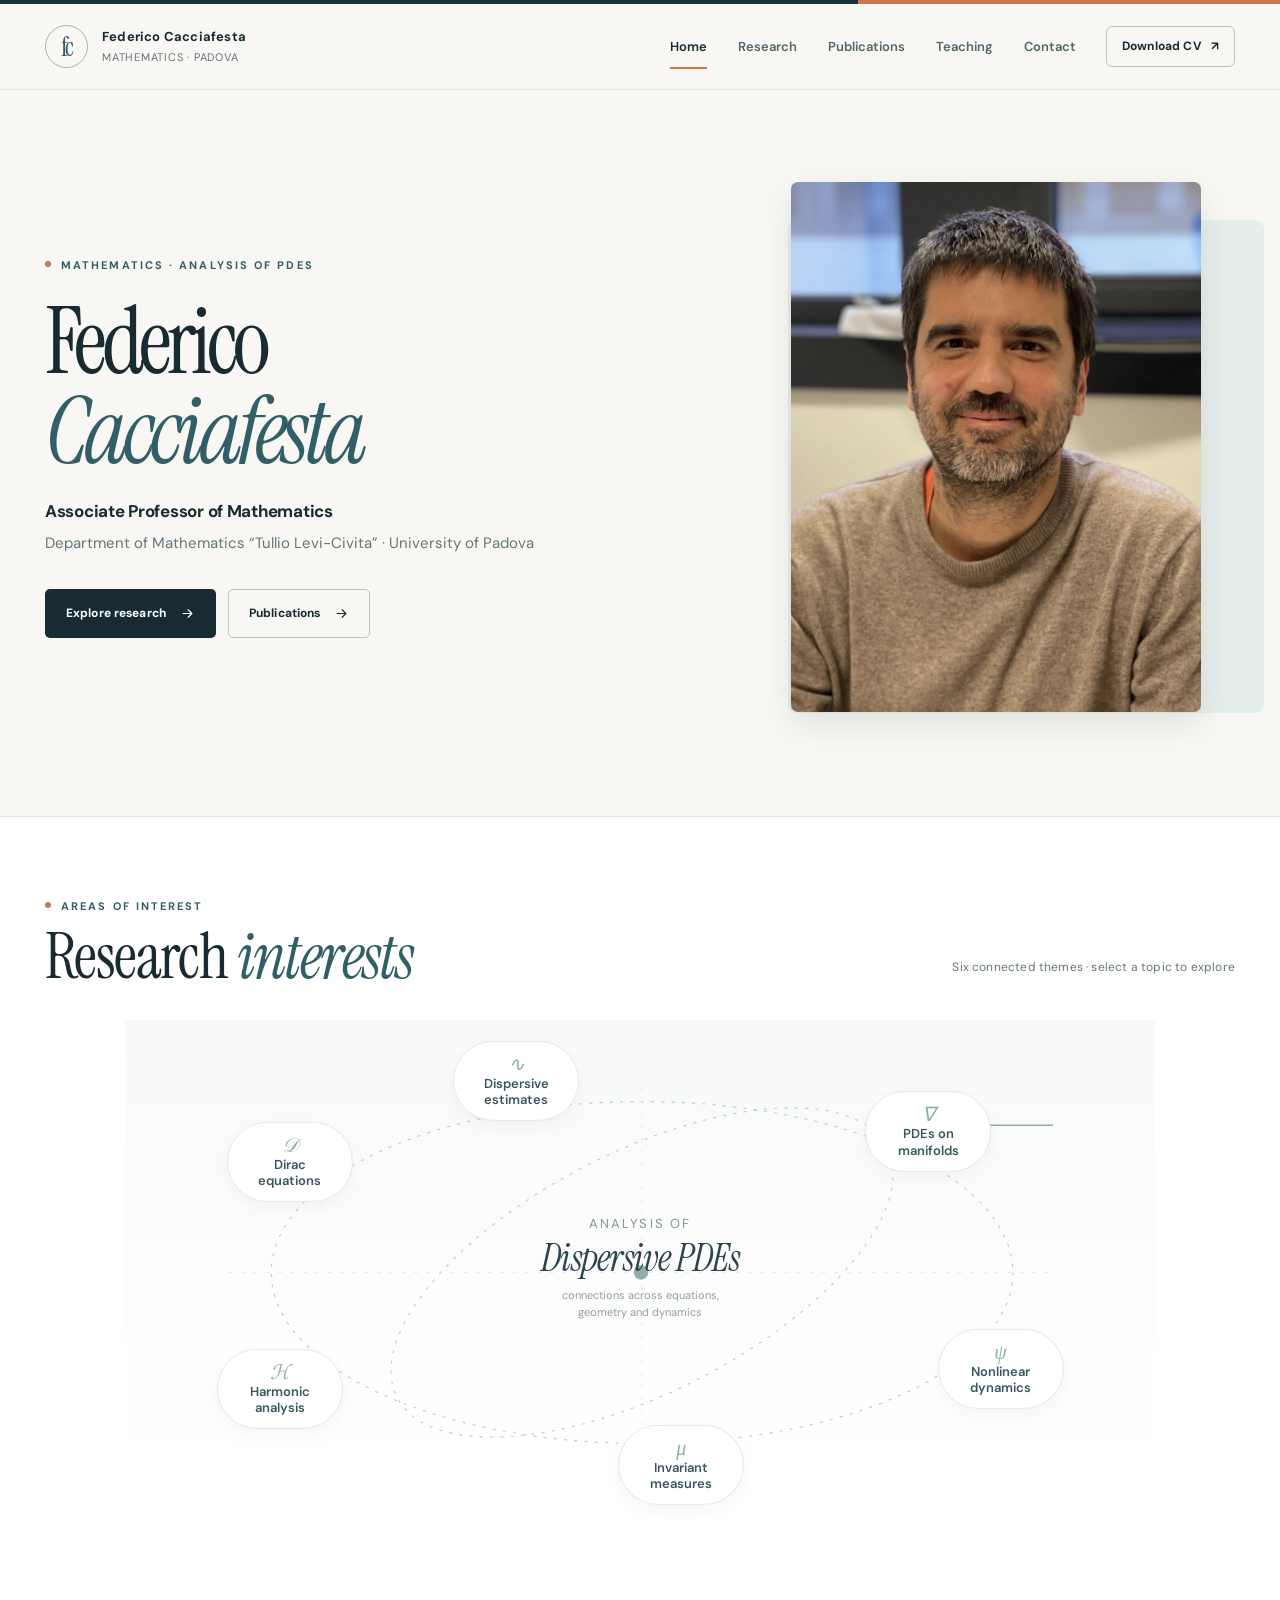
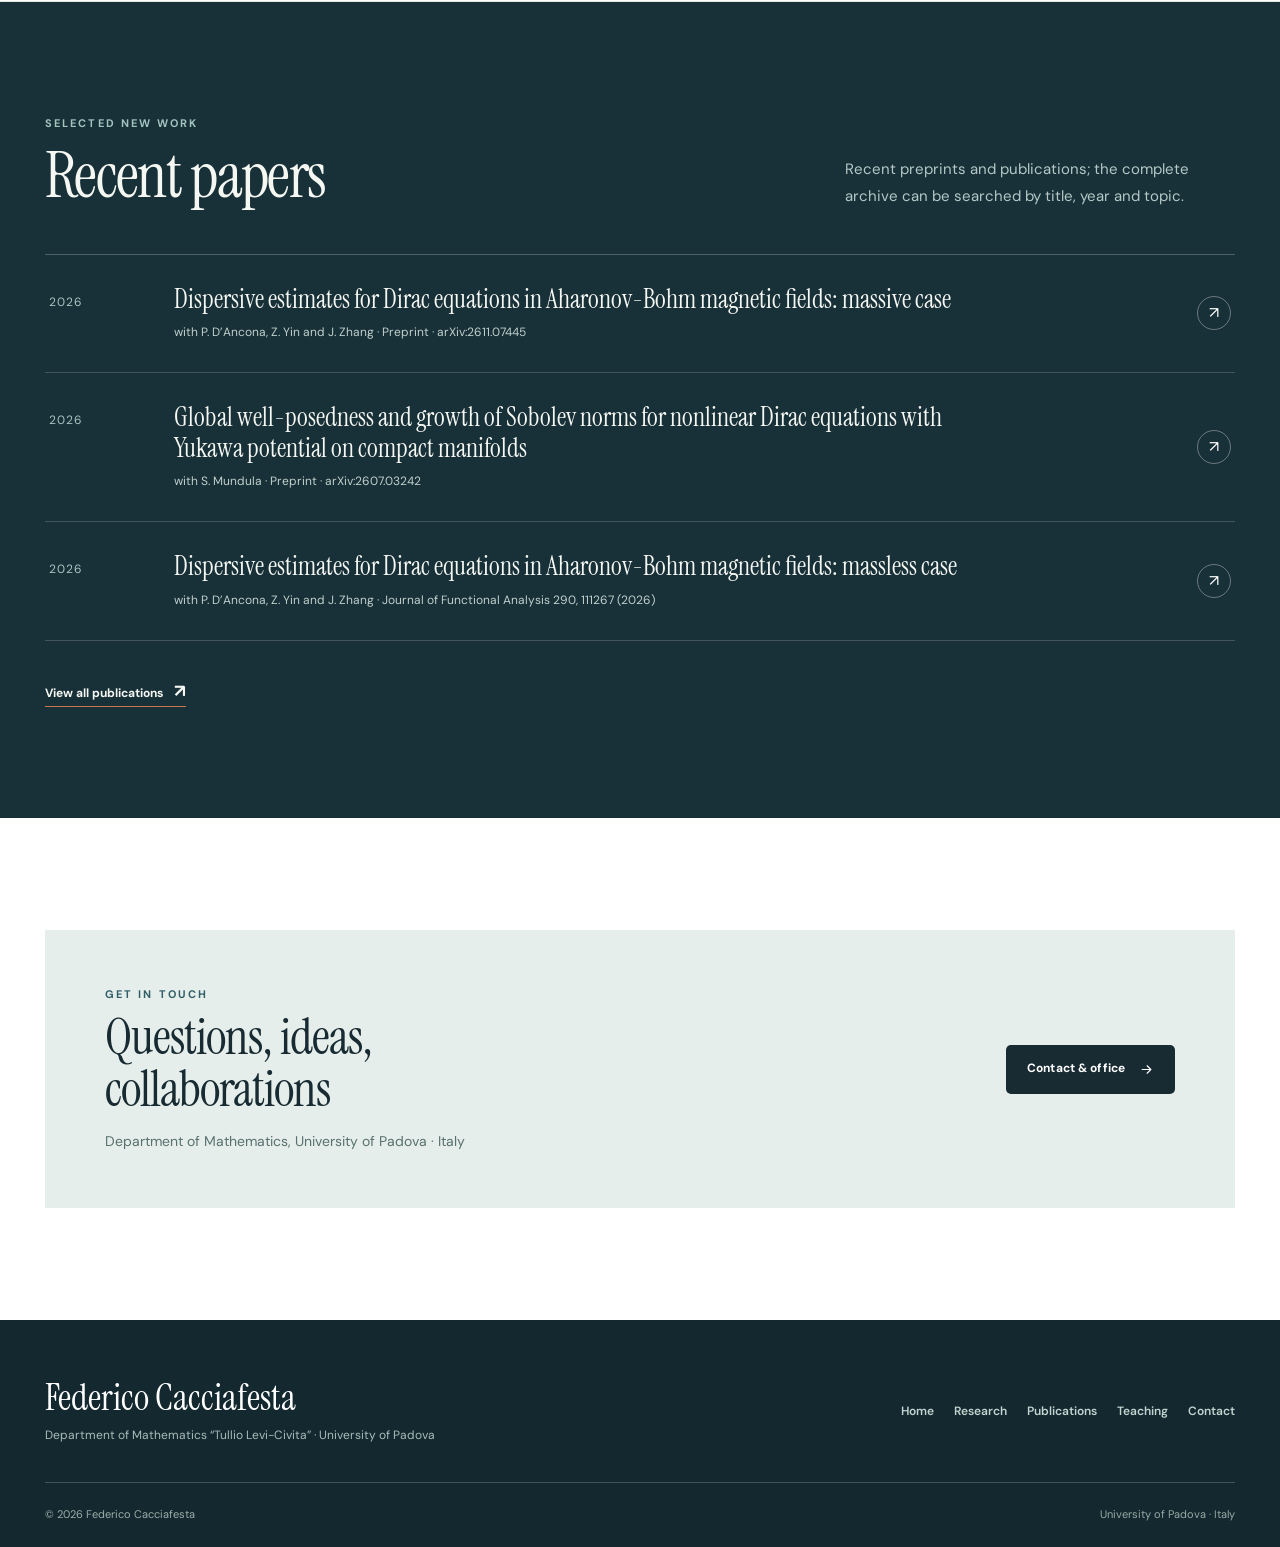
<file: index.html>
<!doctype html>
<html lang="en">
<head>
<meta charset="utf-8">
<meta name="viewport" content="width=device-width, initial-scale=1">
<meta name="theme-color" content="#182b32">
<meta name="description" content="Federico Cacciafesta — Associate Professor of Mathematics at the University of Padova. Research in dispersive PDEs, Dirac equations, singular potentials, and nonlinear dynamics.">
<title>Federico Cacciafesta — University of Padova</title>
<link rel="icon" href="favicon.svg" type="image/svg+xml">
<link rel="stylesheet" href="style.css">
<meta name="site-revision" content="2026-11-18-v6">
</head>
<body>
<div class="topline" aria-hidden="true"></div>
<header class="site-header" id="site-header"><div class="header-inner container"><a class="identity" href="index.html" aria-label="Federico Cacciafesta homepage"><span class="monogram">fc</span><span class="identity-type"><span class="identity-name">Federico Cacciafesta</span><span class="identity-sub">Mathematics · Padova</span></span></a><nav class="main-nav" aria-label="Main navigation"><a class="nav-link active" href="index.html">Home</a><a class="nav-link" href="research.html">Research</a><a class="nav-link" href="publications.html">Publications</a><a class="nav-link" href="teaching.html">Teaching</a><a class="nav-link" href="contact.html">Contact</a><a class="nav-link mobile-cv" style="display:none" href="CV_Cacciafesta_EN.pdf" download="Federico_Cacciafesta_CV_EN.pdf">Download CV (PDF) ↓</a></nav><a class="nav-cv" href="CV_Cacciafesta_EN.pdf" download="Federico_Cacciafesta_CV_EN.pdf" title="Full academic CV in English">Download CV <span aria-hidden="true">↗</span></a><button class="mobile-menu-btn" type="button" id="menu-toggle" aria-expanded="false" aria-label="Open menu">☰</button></div></header>
<main id="app" tabindex="-1"><div class="fade-in"><section class="hero"><div class="container hero-inner"><div class="hero-copy"><div class="eyebrow"><span class="dot"></span>Mathematics · Analysis of PDEs</div><h1>Federico<br><em>Cacciafesta</em></h1><div class="hero-role">Associate Professor of Mathematics</div><div class="hero-institution">Department of Mathematics “Tullio Levi-Civita” · University of Padova</div><div class="hero-actions"><a class="button button-primary" href="research.html">Explore research <svg xmlns="http://www.w3.org/2000/svg" viewBox="0 0 24 24" aria-hidden="true" fill="none" stroke="currentColor" stroke-width="1.8" stroke-linecap="round" stroke-linejoin="round"><path d="M5 12h14M13 6l6 6-6 6"></path></svg></a><a class="button button-secondary" href="publications.html">Publications <svg xmlns="http://www.w3.org/2000/svg" viewBox="0 0 24 24" aria-hidden="true" fill="none" stroke="currentColor" stroke-width="1.8" stroke-linecap="round" stroke-linejoin="round"><path d="M5 12h14M13 6l6 6-6 6"></path></svg></a></div></div><div class="hero-art hero-portrait"><img class="portrait-image" src="federico-cacciafesta.jpg" alt="Portrait of Federico Cacciafesta"></div></div></section><section class="topics-section alt-topics" aria-labelledby="topics-title"><div class="container"><div class="topics-heading"><div><div class="eyebrow"><span class="dot"></span>Areas of interest</div><h2 id="topics-title">Research <em>interests</em></h2></div><span class="topics-hint">Six connected themes · select a topic to explore</span></div><div class="variant-stage orbits-only"><div class="topic-variant viz-orbits" data-variant="orbit" aria-label="Research topics arranged along mathematical orbits"><svg class="orbit-lines" viewBox="0 0 1000 460" aria-hidden="true"><ellipse cx="502" cy="230" rx="360" ry="166"></ellipse><ellipse cx="502" cy="230" rx="267" ry="117" transform="rotate(-27 502 230)"></ellipse><path d="M502 51 V407 M101 230 H905" class="axis"></path><circle cx="501" cy="230" r="7" class="axis-dot"></circle><path d="M113 363h88 M805 87h96" class="short-tick"></path></svg><div class="orbit-center"><span>Analysis of</span><strong>Dispersive PDEs</strong><small>connections across equations, geometry and dynamics</small></div><a class="orbit-topic orbit-dirac" href="research.html#topic-dirac" aria-label="Dirac equations - open research page"><span class="the-glyph">𝒟</span><span class="the-caption">Dirac<br>equations</span></a><a class="orbit-topic orbit-dispersive" href="research.html#topic-dirac" aria-label="Dispersive estimates - open research page"><span class="the-glyph">∿</span><span class="the-caption">Dispersive<br>estimates</span></a><a class="orbit-topic orbit-manifolds" href="research.html#topic-manifolds" aria-label="PDEs on manifolds - open research page"><span class="the-glyph">∇</span><span class="the-caption">PDEs on<br>manifolds</span></a><a class="orbit-topic orbit-nonlinear" href="research.html#topic-nonlinear" aria-label="Nonlinear dynamics - open research page"><span class="the-glyph">ψ</span><span class="the-caption">Nonlinear<br>dynamics</span></a><a class="orbit-topic orbit-measures" href="research.html#topic-measures" aria-label="Invariant measures - open research page"><span class="the-glyph">μ</span><span class="the-caption">Invariant<br>measures</span></a><a class="orbit-topic orbit-harmonic" href="research.html#topic-harmonic" aria-label="Harmonic analysis - open research page"><span class="the-glyph">ℋ</span><span class="the-caption">Harmonic<br>analysis</span></a></div></div></div></section><section class="section section-dark"><div class="container"><div class="section-head"><div><div class="eyebrow white">Selected new work</div><h2>Recent papers</h2></div><p class="section-intro">Recent preprints and publications; the complete archive can be searched by title, year and topic.</p></div><div class="recent-list"><a class="recent-item" href="https://arxiv.org/abs/2611.07445" target="_blank" rel="noopener noreferrer"><span class="recent-year">2026</span><div><h3>Dispersive estimates for Dirac equations in Aharonov-Bohm magnetic fields: massive case</h3><p>with P. D’Ancona, Z. Yin and J. Zhang · Preprint · arXiv:2611.07445</p></div><span class="recent-arrow" aria-hidden="true">↗</span></a><a class="recent-item" href="https://arxiv.org/abs/2607.03242" target="_blank" rel="noopener noreferrer"><span class="recent-year">2026</span><div><h3>Global well-posedness and growth of Sobolev norms for nonlinear Dirac equations with Yukawa potential on compact manifolds</h3><p>with S. Mundula · Preprint · arXiv:2607.03242</p></div><span class="recent-arrow" aria-hidden="true">↗</span></a><a class="recent-item" href="https://arxiv.org/abs/2407.12369" target="_blank" rel="noopener noreferrer"><span class="recent-year">2026</span><div><h3>Dispersive estimates for Dirac equations in Aharonov-Bohm magnetic fields: massless case</h3><p>with P. D’Ancona, Z. Yin and J. Zhang · Journal of Functional Analysis 290, 111267 (2026)</p></div><span class="recent-arrow" aria-hidden="true">↗</span></a></div><div class="section-bottom"><a class="text-link" href="publications.html">View all publications <span class="small-arrow">↗</span></a></div></div></section><section class="section section-white"><div class="container"><div class="cta-panel"><div><div class="eyebrow">Get in touch</div><h2>Questions, ideas,<br>collaborations</h2><p>Department of Mathematics, University of Padova · Italy</p></div><a class="button button-primary" href="contact.html">Contact &amp; office <svg xmlns="http://www.w3.org/2000/svg" viewBox="0 0 24 24" aria-hidden="true" fill="none" stroke="currentColor" stroke-width="1.8" stroke-linecap="round" stroke-linejoin="round"><path d="M5 12h14M13 6l6 6-6 6"></path></svg></a></div></div></section></div></main>
<footer id="site-footer" class="site-footer"><div class="container"><div class="footer-top"><div><div class="footer-title">Federico Cacciafesta</div><div class="footer-sub">Department of Mathematics “Tullio Levi-Civita” · University of Padova</div></div><nav class="footer-links" aria-label="Footer navigation"><a class="" href="index.html">Home</a><a class="" href="research.html">Research</a><a class="" href="publications.html">Publications</a><a class="" href="teaching.html">Teaching</a><a class="" href="contact.html">Contact</a></nav></div><div class="footer-bottom"><span>© 2026 Federico Cacciafesta</span><span class="muted">University of Padova · Italy</span></div></div></footer>
<script src="data.js?v=20261118-v6"></script>
<script src="app.js?v=20261118-v6"></script>
</body>
</html>
</file>
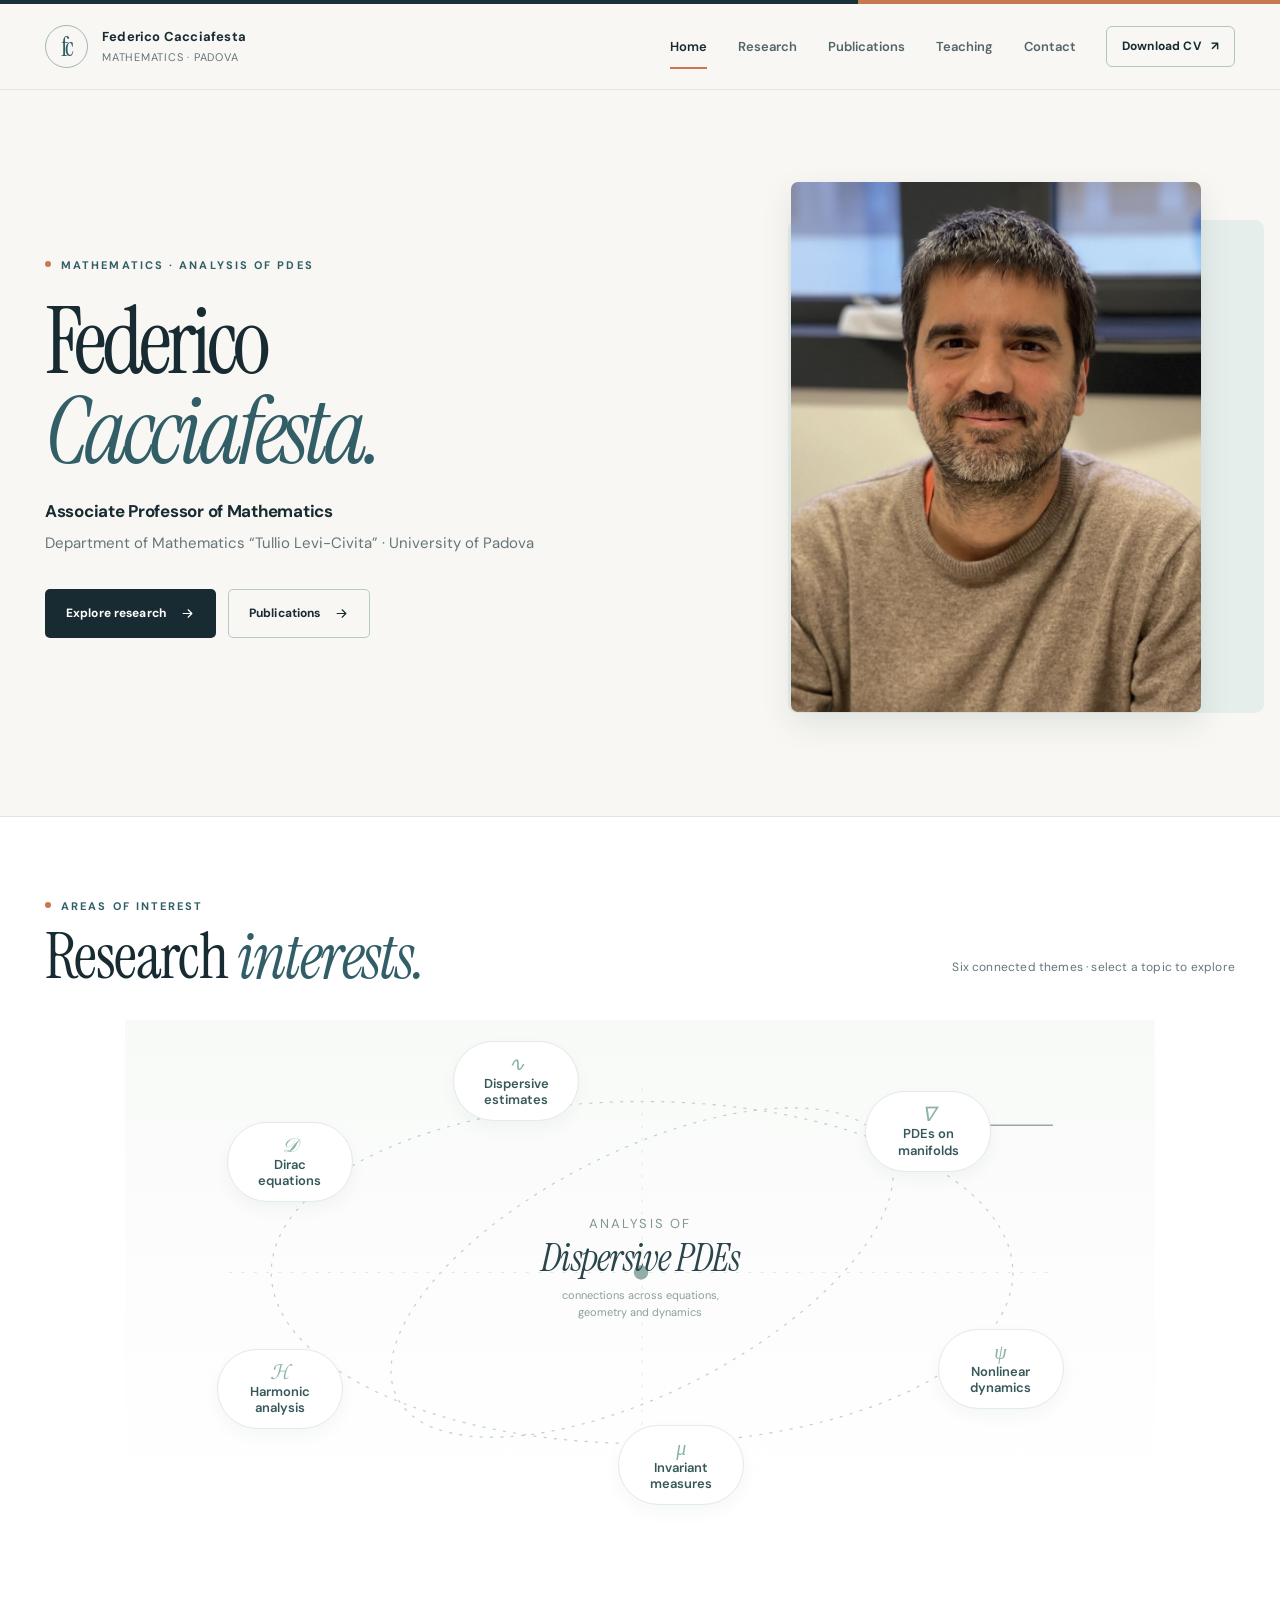
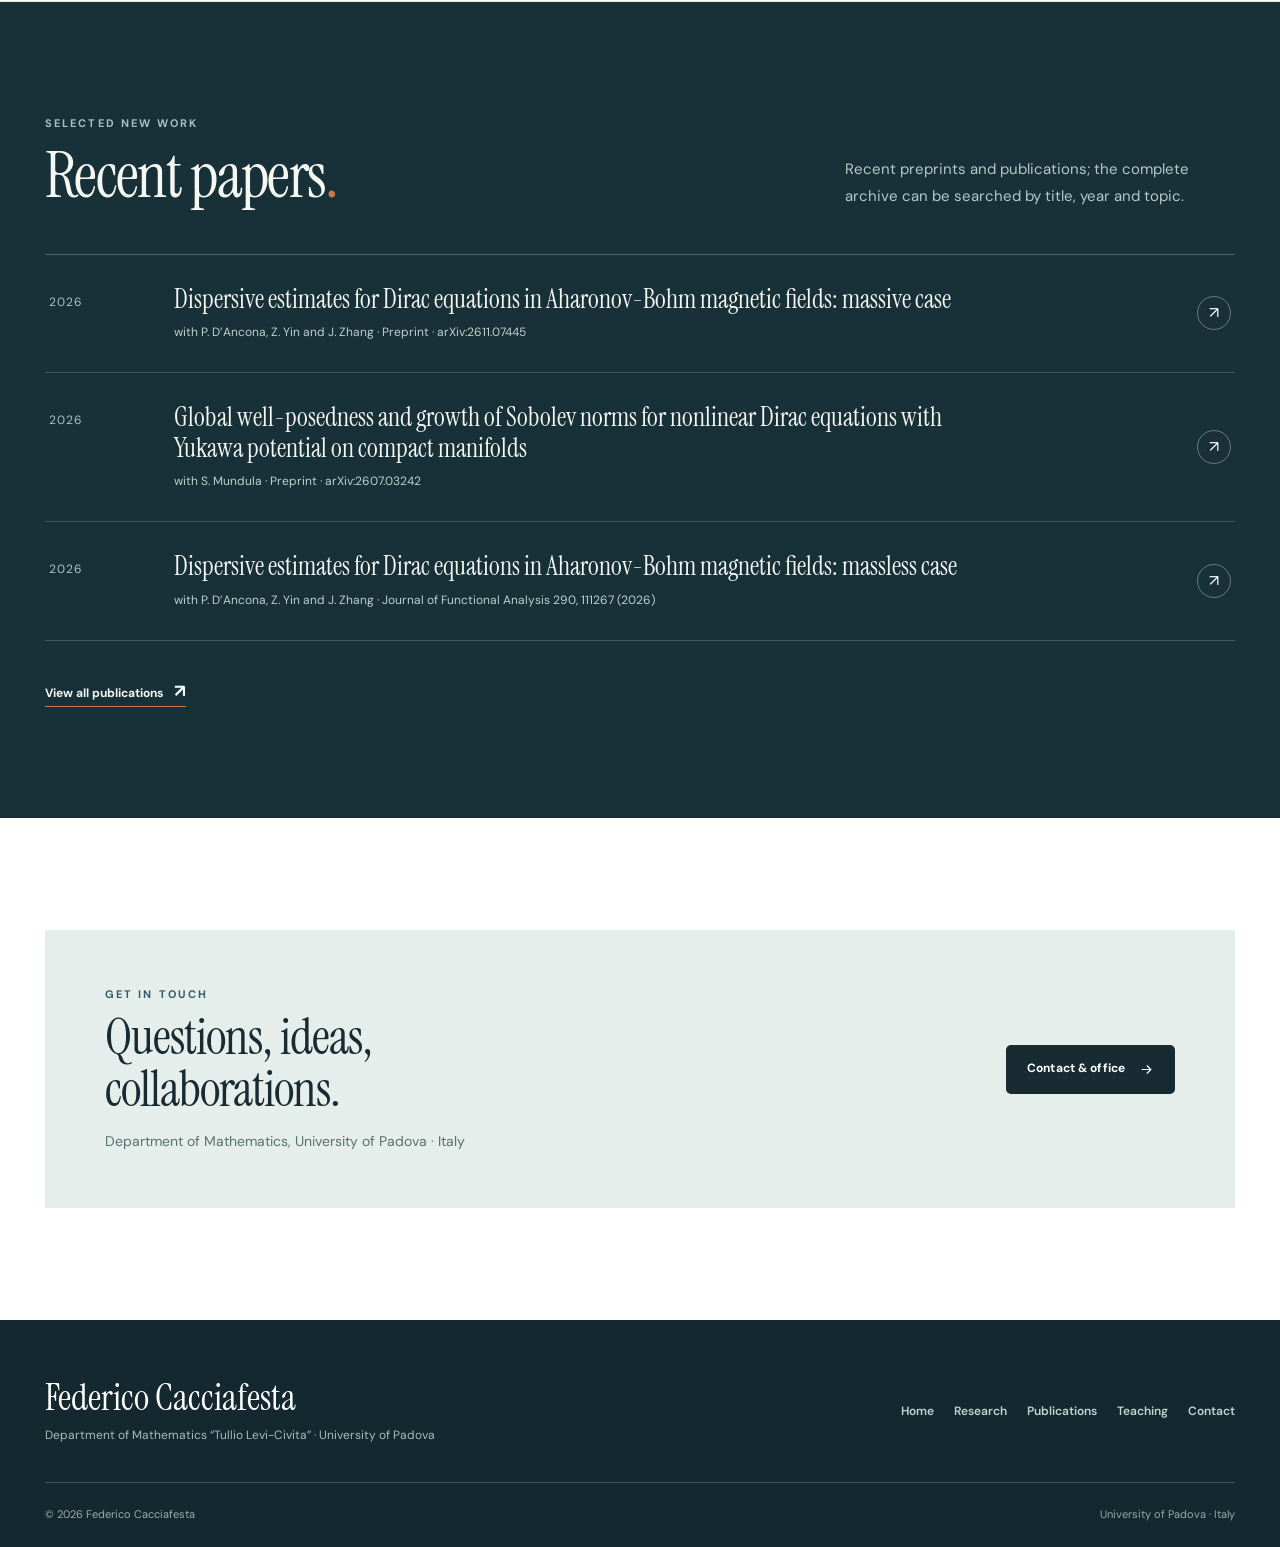
<file: Sito_Federico_Cacciafesta_Mathematical_Orbits_GitHub_Pages/index.html>
<!doctype html>
<html lang="en">
<head>
<meta charset="utf-8">
<meta name="viewport" content="width=device-width, initial-scale=1">
<meta name="theme-color" content="#182b32">
<meta name="description" content="Federico Cacciafesta — Associate Professor of Mathematics at the University of Padova. Research in dispersive PDEs, Dirac equations, singular potentials, and nonlinear dynamics.">
<title>Federico Cacciafesta — University of Padova</title>
<link rel="icon" href="assets/favicon.svg" type="image/svg+xml">
<link rel="stylesheet" href="assets/style.css">
</head>
<body>
<div class="topline" aria-hidden="true"></div>
<header class="site-header" id="site-header"><div class="header-inner container"><a class="identity" href="index.html" aria-label="Federico Cacciafesta homepage"><span class="monogram">fc</span><span class="identity-type"><span class="identity-name">Federico Cacciafesta</span><span class="identity-sub">Mathematics · Padova</span></span></a><nav class="main-nav" aria-label="Main navigation"><a class="nav-link active" href="index.html">Home</a><a class="nav-link" href="research.html">Research</a><a class="nav-link" href="publications.html">Publications</a><a class="nav-link" href="teaching.html">Teaching</a><a class="nav-link" href="contact.html">Contact</a><a class="nav-link mobile-cv" style="display:none" href="assets/CV_Cacciafesta_EN.pdf" download="Federico_Cacciafesta_CV_EN.pdf">Download CV (PDF) ↓</a></nav><a class="nav-cv" href="assets/CV_Cacciafesta_EN.pdf" download="Federico_Cacciafesta_CV_EN.pdf" title="Full academic CV in English">Download CV <span aria-hidden="true">↗</span></a><button class="mobile-menu-btn" type="button" id="menu-toggle" aria-expanded="false" aria-label="Open menu">☰</button></div></header>
<main id="app" tabindex="-1"><div class="fade-in"><section class="hero"><div class="container hero-inner"><div class="hero-copy"><div class="eyebrow"><span class="dot"></span>Mathematics · Analysis of PDEs</div><h1>Federico<br><em>Cacciafesta.</em></h1><div class="hero-role">Associate Professor of Mathematics</div><div class="hero-institution">Department of Mathematics “Tullio Levi-Civita” · University of Padova</div><div class="hero-actions"><a class="button button-primary" href="research.html">Explore research <svg xmlns="http://www.w3.org/2000/svg" viewBox="0 0 24 24" aria-hidden="true" fill="none" stroke="currentColor" stroke-width="1.8" stroke-linecap="round" stroke-linejoin="round"><path d="M5 12h14M13 6l6 6-6 6"></path></svg></a><a class="button button-secondary" href="publications.html">Publications <svg xmlns="http://www.w3.org/2000/svg" viewBox="0 0 24 24" aria-hidden="true" fill="none" stroke="currentColor" stroke-width="1.8" stroke-linecap="round" stroke-linejoin="round"><path d="M5 12h14M13 6l6 6-6 6"></path></svg></a></div></div><div class="hero-art hero-portrait"><img class="portrait-image" src="assets/federico-cacciafesta.jpg" alt="Portrait of Federico Cacciafesta"></div></div></section><section class="topics-section alt-topics" aria-labelledby="topics-title"><div class="container"><div class="topics-heading"><div><div class="eyebrow"><span class="dot"></span>Areas of interest</div><h2 id="topics-title">Research <em>interests.</em></h2></div><span class="topics-hint">Six connected themes · select a topic to explore</span></div><div class="variant-stage orbits-only"><div class="topic-variant viz-orbits" data-variant="orbit" aria-label="Research topics arranged along mathematical orbits"><svg class="orbit-lines" viewBox="0 0 1000 460" aria-hidden="true"><ellipse cx="502" cy="230" rx="360" ry="166"></ellipse><ellipse cx="502" cy="230" rx="267" ry="117" transform="rotate(-27 502 230)"></ellipse><path d="M502 51 V407 M101 230 H905" class="axis"></path><circle cx="501" cy="230" r="7" class="axis-dot"></circle><path d="M113 363h88 M805 87h96" class="short-tick"></path></svg><div class="orbit-center"><span>Analysis of</span><strong>Dispersive PDEs</strong><small>connections across equations, geometry and dynamics</small></div><a class="orbit-topic orbit-dirac" href="research.html#topic-dirac" aria-label="Dirac equations - open research page"><span class="the-glyph">𝒟</span><span class="the-caption">Dirac<br>equations</span></a><a class="orbit-topic orbit-dispersive" href="research.html#topic-dirac" aria-label="Dispersive estimates - open research page"><span class="the-glyph">∿</span><span class="the-caption">Dispersive<br>estimates</span></a><a class="orbit-topic orbit-manifolds" href="research.html#topic-manifolds" aria-label="PDEs on manifolds - open research page"><span class="the-glyph">∇</span><span class="the-caption">PDEs on<br>manifolds</span></a><a class="orbit-topic orbit-nonlinear" href="research.html#topic-nonlinear" aria-label="Nonlinear dynamics - open research page"><span class="the-glyph">ψ</span><span class="the-caption">Nonlinear<br>dynamics</span></a><a class="orbit-topic orbit-measures" href="research.html#topic-measures" aria-label="Invariant measures - open research page"><span class="the-glyph">μ</span><span class="the-caption">Invariant<br>measures</span></a><a class="orbit-topic orbit-harmonic" href="research.html#topic-harmonic" aria-label="Harmonic analysis - open research page"><span class="the-glyph">ℋ</span><span class="the-caption">Harmonic<br>analysis</span></a></div></div></div></section><section class="section section-dark"><div class="container"><div class="section-head"><div><div class="eyebrow white">Selected new work</div><h2>Recent papers<span style="color:var(--orange)">.</span></h2></div><p class="section-intro">Recent preprints and publications; the complete archive can be searched by title, year and topic.</p></div><div class="recent-list"><a class="recent-item" href="https://arxiv.org/abs/2611.07445" target="_blank" rel="noopener noreferrer"><span class="recent-year">2026</span><div><h3>Dispersive estimates for Dirac equations in Aharonov-Bohm magnetic fields: massive case</h3><p>with P. D’Ancona, Z. Yin and J. Zhang · Preprint · arXiv:2611.07445</p></div><span class="recent-arrow" aria-hidden="true">↗</span></a><a class="recent-item" href="https://arxiv.org/abs/2607.03242" target="_blank" rel="noopener noreferrer"><span class="recent-year">2026</span><div><h3>Global well-posedness and growth of Sobolev norms for nonlinear Dirac equations with Yukawa potential on compact manifolds</h3><p>with S. Mundula · Preprint · arXiv:2607.03242</p></div><span class="recent-arrow" aria-hidden="true">↗</span></a><a class="recent-item" href="https://arxiv.org/abs/2407.12369" target="_blank" rel="noopener noreferrer"><span class="recent-year">2026</span><div><h3>Dispersive estimates for Dirac equations in Aharonov-Bohm magnetic fields: massless case</h3><p>with P. D’Ancona, Z. Yin and J. Zhang · Journal of Functional Analysis 290, 111267 (2026)</p></div><span class="recent-arrow" aria-hidden="true">↗</span></a></div><div class="section-bottom"><a class="text-link" href="publications.html">View all publications <span class="small-arrow">↗</span></a></div></div></section><section class="section section-white"><div class="container"><div class="cta-panel"><div><div class="eyebrow">Get in touch</div><h2>Questions, ideas,<br>collaborations.</h2><p>Department of Mathematics, University of Padova · Italy</p></div><a class="button button-primary" href="contact.html">Contact &amp; office <svg xmlns="http://www.w3.org/2000/svg" viewBox="0 0 24 24" aria-hidden="true" fill="none" stroke="currentColor" stroke-width="1.8" stroke-linecap="round" stroke-linejoin="round"><path d="M5 12h14M13 6l6 6-6 6"></path></svg></a></div></div></section></div></main>
<footer id="site-footer" class="site-footer"><div class="container"><div class="footer-top"><div><div class="footer-title">Federico Cacciafesta</div><div class="footer-sub">Department of Mathematics “Tullio Levi-Civita” · University of Padova</div></div><nav class="footer-links" aria-label="Footer navigation"><a class="" href="index.html">Home</a><a class="" href="research.html">Research</a><a class="" href="publications.html">Publications</a><a class="" href="teaching.html">Teaching</a><a class="" href="contact.html">Contact</a></nav></div><div class="footer-bottom"><span>© 2026 Federico Cacciafesta</span><span class="muted">University of Padova · Italy</span></div></div></footer>
<script src="assets/data.js"></script>
<script src="assets/app.js"></script>
</body>
</html>
</file>
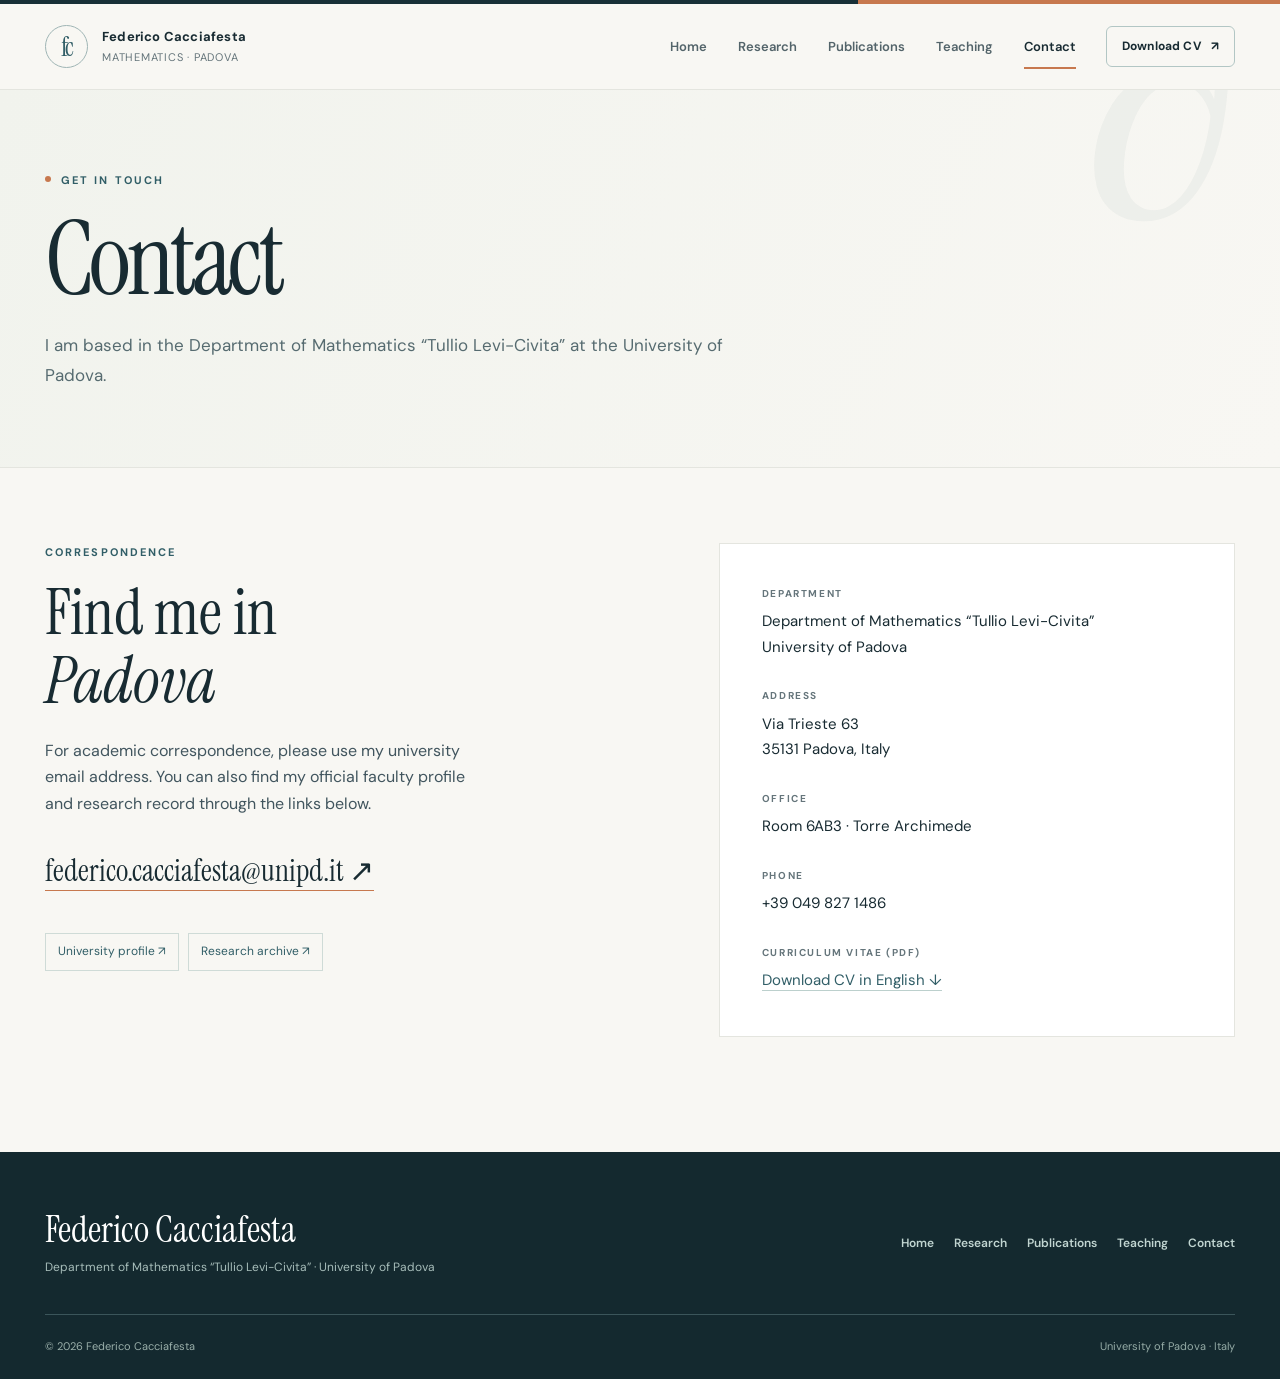
<file: contact.html>
<!doctype html>
<html lang="en">
<head>
<meta charset="utf-8">
<meta name="viewport" content="width=device-width, initial-scale=1">
<meta name="theme-color" content="#182b32">
<meta name="description" content="Federico Cacciafesta — Associate Professor of Mathematics at the University of Padova. Research in dispersive PDEs, Dirac equations, singular potentials, and nonlinear dynamics.">
<title>Contact — University of Padova</title>
<link rel="icon" href="favicon.svg" type="image/svg+xml">
<link rel="stylesheet" href="style.css">
<meta name="site-revision" content="2026-11-18-v6">
</head>
<body>
<div class="topline" aria-hidden="true"></div>
<header class="site-header" id="site-header"><div class="header-inner container"><a class="identity" href="index.html" aria-label="Federico Cacciafesta homepage"><span class="monogram">fc</span><span class="identity-type"><span class="identity-name">Federico Cacciafesta</span><span class="identity-sub">Mathematics · Padova</span></span></a><nav class="main-nav" aria-label="Main navigation"><a class="nav-link" href="index.html">Home</a><a class="nav-link" href="research.html">Research</a><a class="nav-link" href="publications.html">Publications</a><a class="nav-link" href="teaching.html">Teaching</a><a class="nav-link active" href="contact.html">Contact</a><a class="nav-link mobile-cv" style="display:none" href="CV_Cacciafesta_EN.pdf" download="Federico_Cacciafesta_CV_EN.pdf">Download CV (PDF) ↓</a></nav><a class="nav-cv" href="CV_Cacciafesta_EN.pdf" download="Federico_Cacciafesta_CV_EN.pdf" title="Full academic CV in English">Download CV <span aria-hidden="true">↗</span></a><button class="mobile-menu-btn" type="button" id="menu-toggle" aria-expanded="false" aria-label="Open menu">☰</button></div></header>
<main id="app" tabindex="-1"><div class="fade-in"><section class="page-lead"><div class="container"><div class="eyebrow"><span class="dot"></span>Get in touch</div><h1>Contact</h1><p>I am based in the Department of Mathematics “Tullio Levi-Civita” at the University of Padova.</p></div></section><div class="page-main"><div class="container contact-layout"><div><div class="eyebrow">Correspondence</div><h2 class="contact-title">Find me in<br><em>Padova</em></h2><p class="contact-intro">For academic correspondence, please use my university email address. You can also find my official faculty profile and research record through the links below.</p><a class="contact-email" href="mailto:federico.cacciafesta@unipd.it">federico.cacciafesta@unipd.it <span aria-hidden="true">↗</span></a><div class="external-badges"><a class="" href="https://www.math.unipd.it/en/department/people/federico.cacciafesta/" target="_blank" rel="noopener noreferrer">University profile ↗</a><a class="" href="https://www.research.unipd.it/cris/rp/rp84885" target="_blank" rel="noopener noreferrer">Research archive ↗</a></div></div><div class="contact-card"><div class="item"><div class="label">Department</div><div class="val">Department of Mathematics “Tullio Levi-Civita”<br>University of Padova</div></div><div class="item"><div class="label">Address</div><div class="val">Via Trieste 63<br>35131 Padova, Italy</div></div><div class="item"><div class="label">Office</div><div class="val">Room 6AB3 · Torre Archimede</div></div><div class="item"><div class="label">Phone</div><div class="val">+39 049 827 1486</div></div><div class="item"><div class="label">Curriculum vitae (PDF)</div><div class="val"><a href="CV_Cacciafesta_EN.pdf" download="Federico_Cacciafesta_CV_EN.pdf">Download CV in English ↓</a></div></div></div></div></div></div></main>
<footer id="site-footer" class="site-footer"><div class="container"><div class="footer-top"><div><div class="footer-title">Federico Cacciafesta</div><div class="footer-sub">Department of Mathematics “Tullio Levi-Civita” · University of Padova</div></div><nav class="footer-links" aria-label="Footer navigation"><a class="" href="index.html">Home</a><a class="" href="research.html">Research</a><a class="" href="publications.html">Publications</a><a class="" href="teaching.html">Teaching</a><a class="" href="contact.html">Contact</a></nav></div><div class="footer-bottom"><span>© 2026 Federico Cacciafesta · Academic website concept</span><span class="muted">Made to be simple, accessible and easy to maintain.</span></div></div></footer>
<script src="data.js?v=20261118-v6"></script>
<script src="app.js?v=20261118-v6"></script>
</body>
</html>
</file>
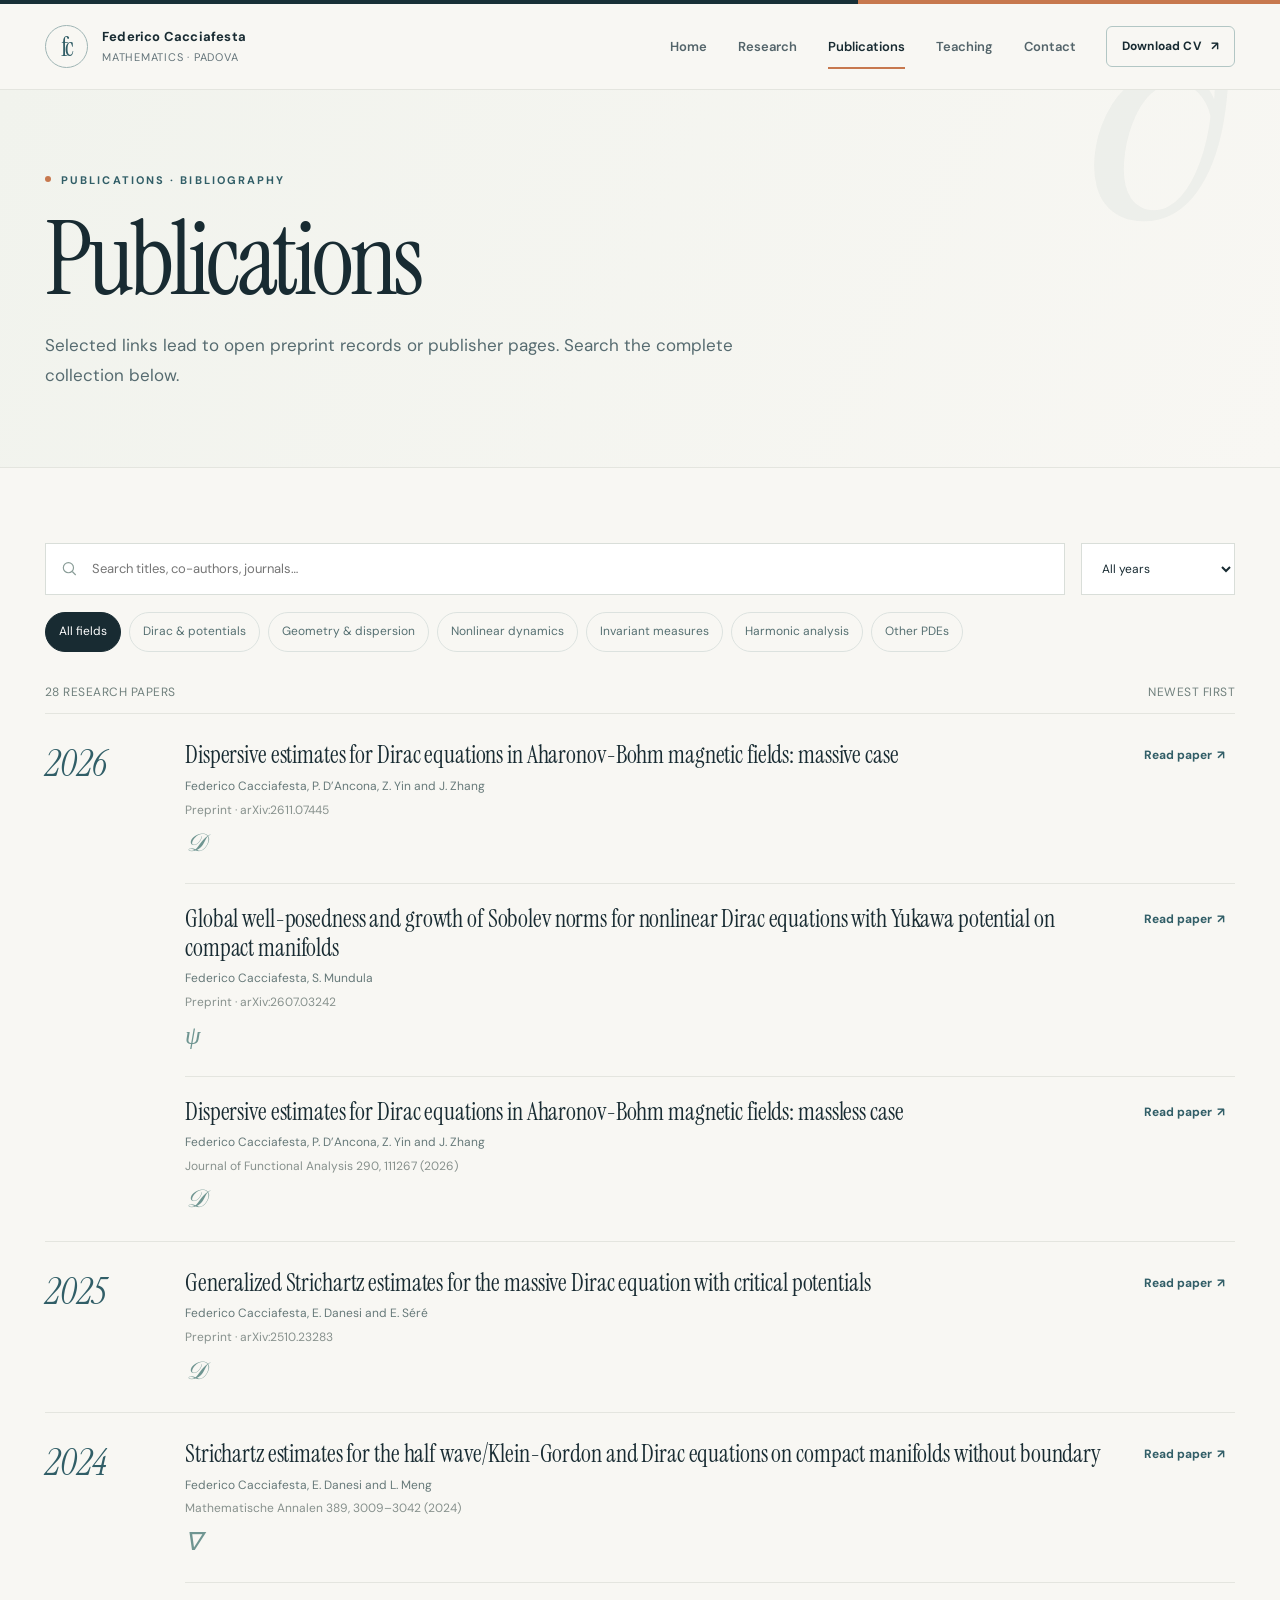
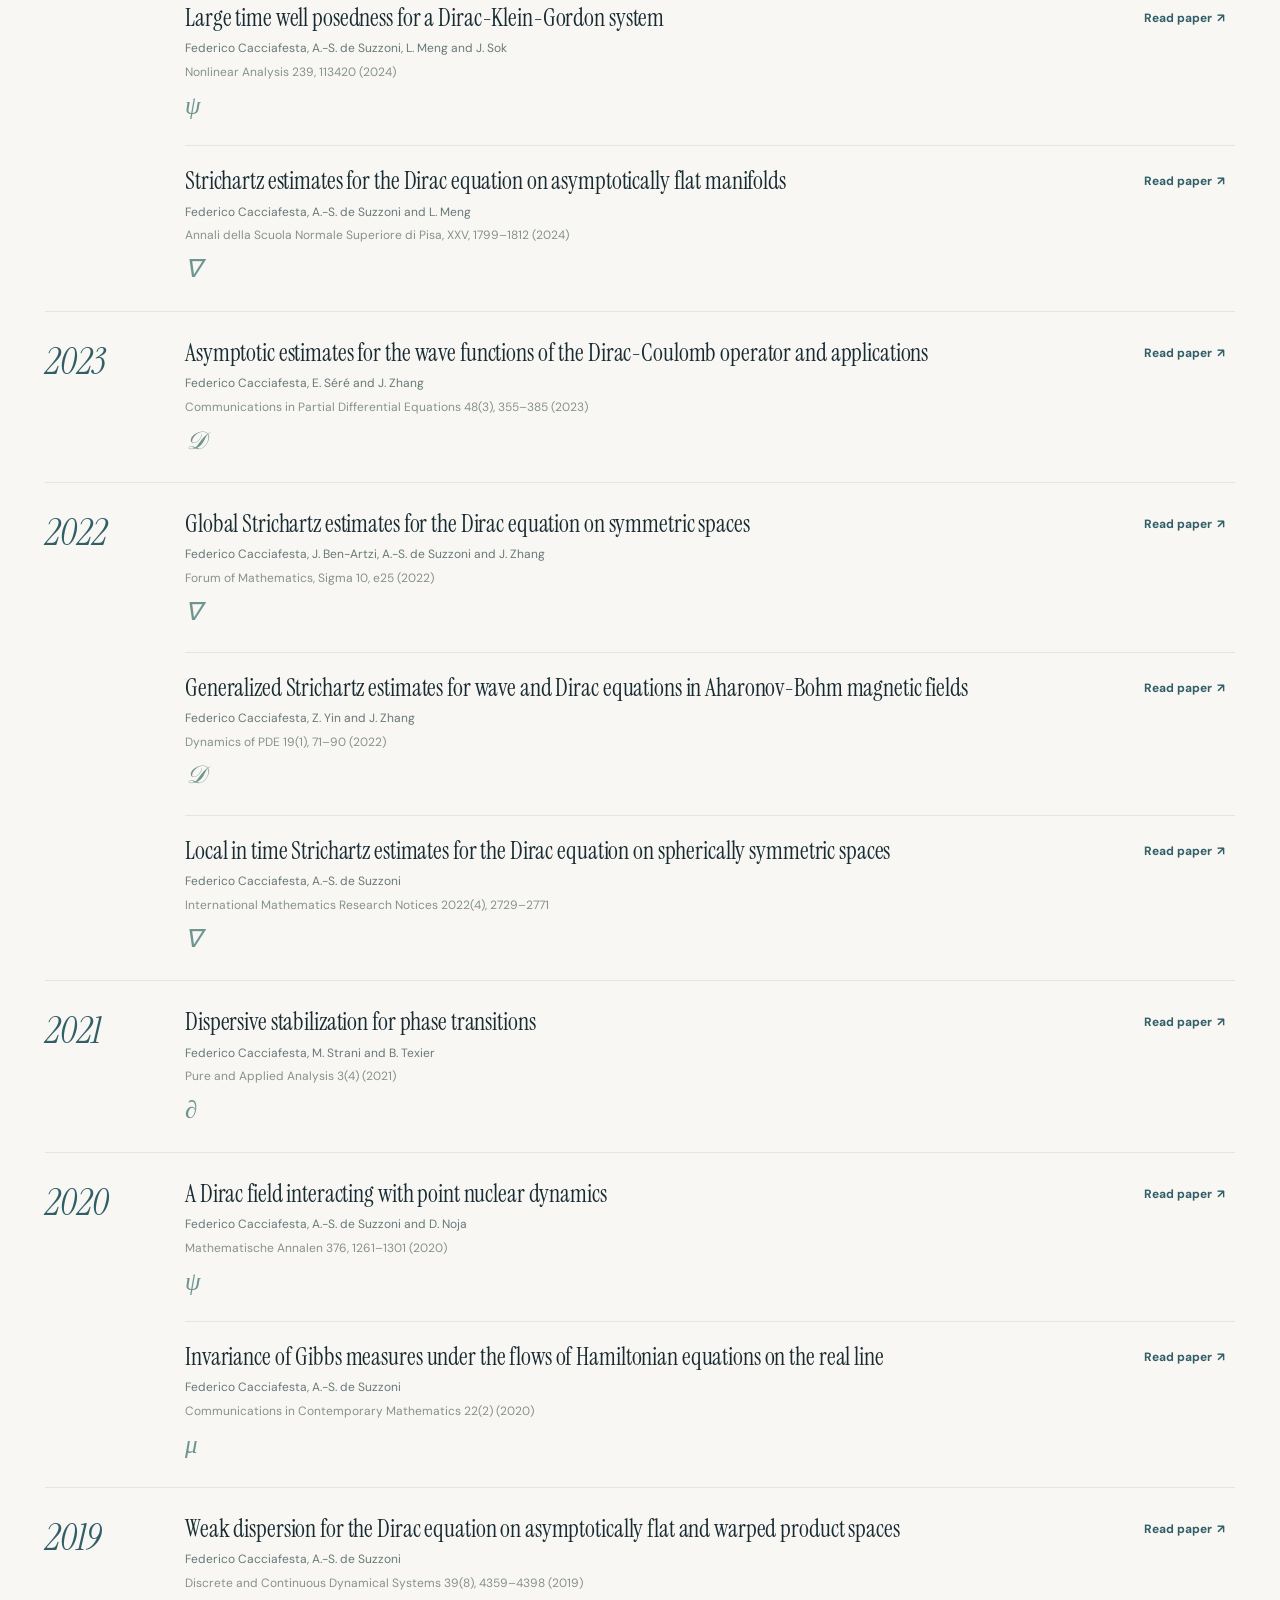
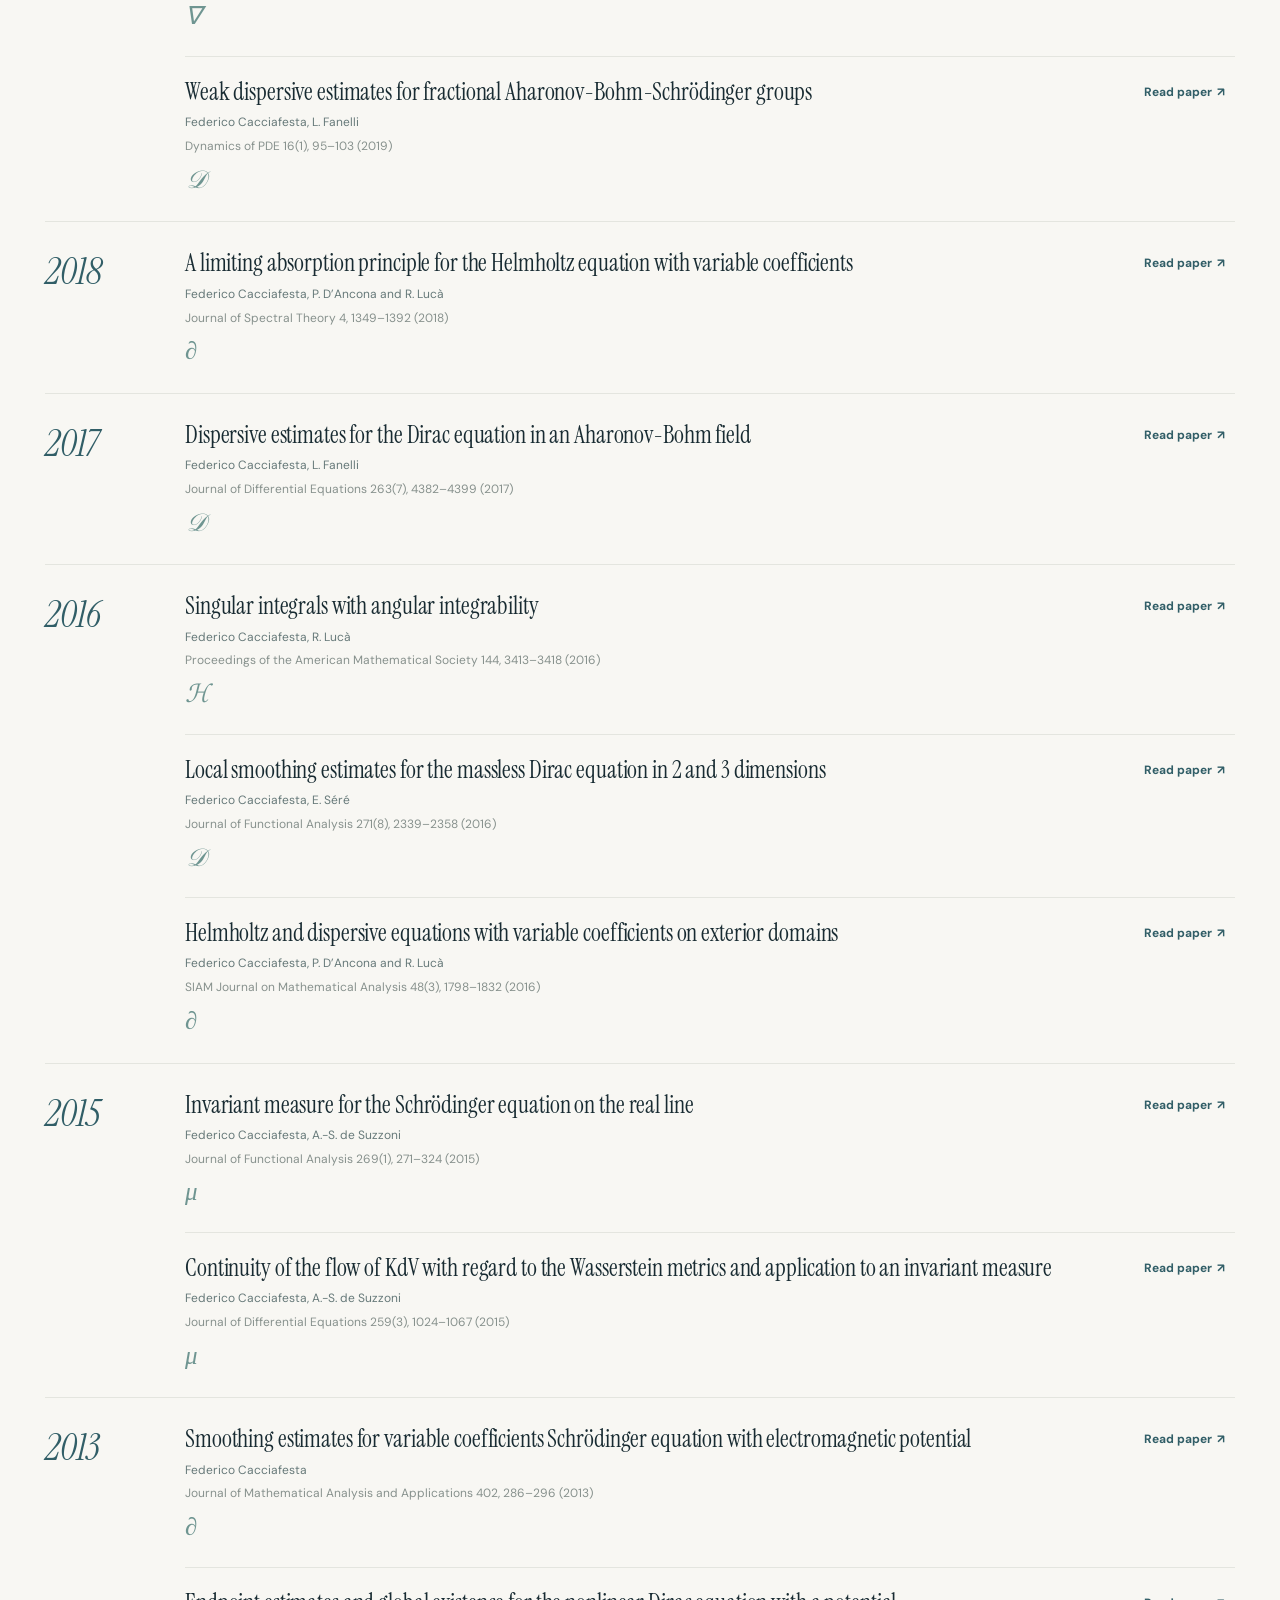
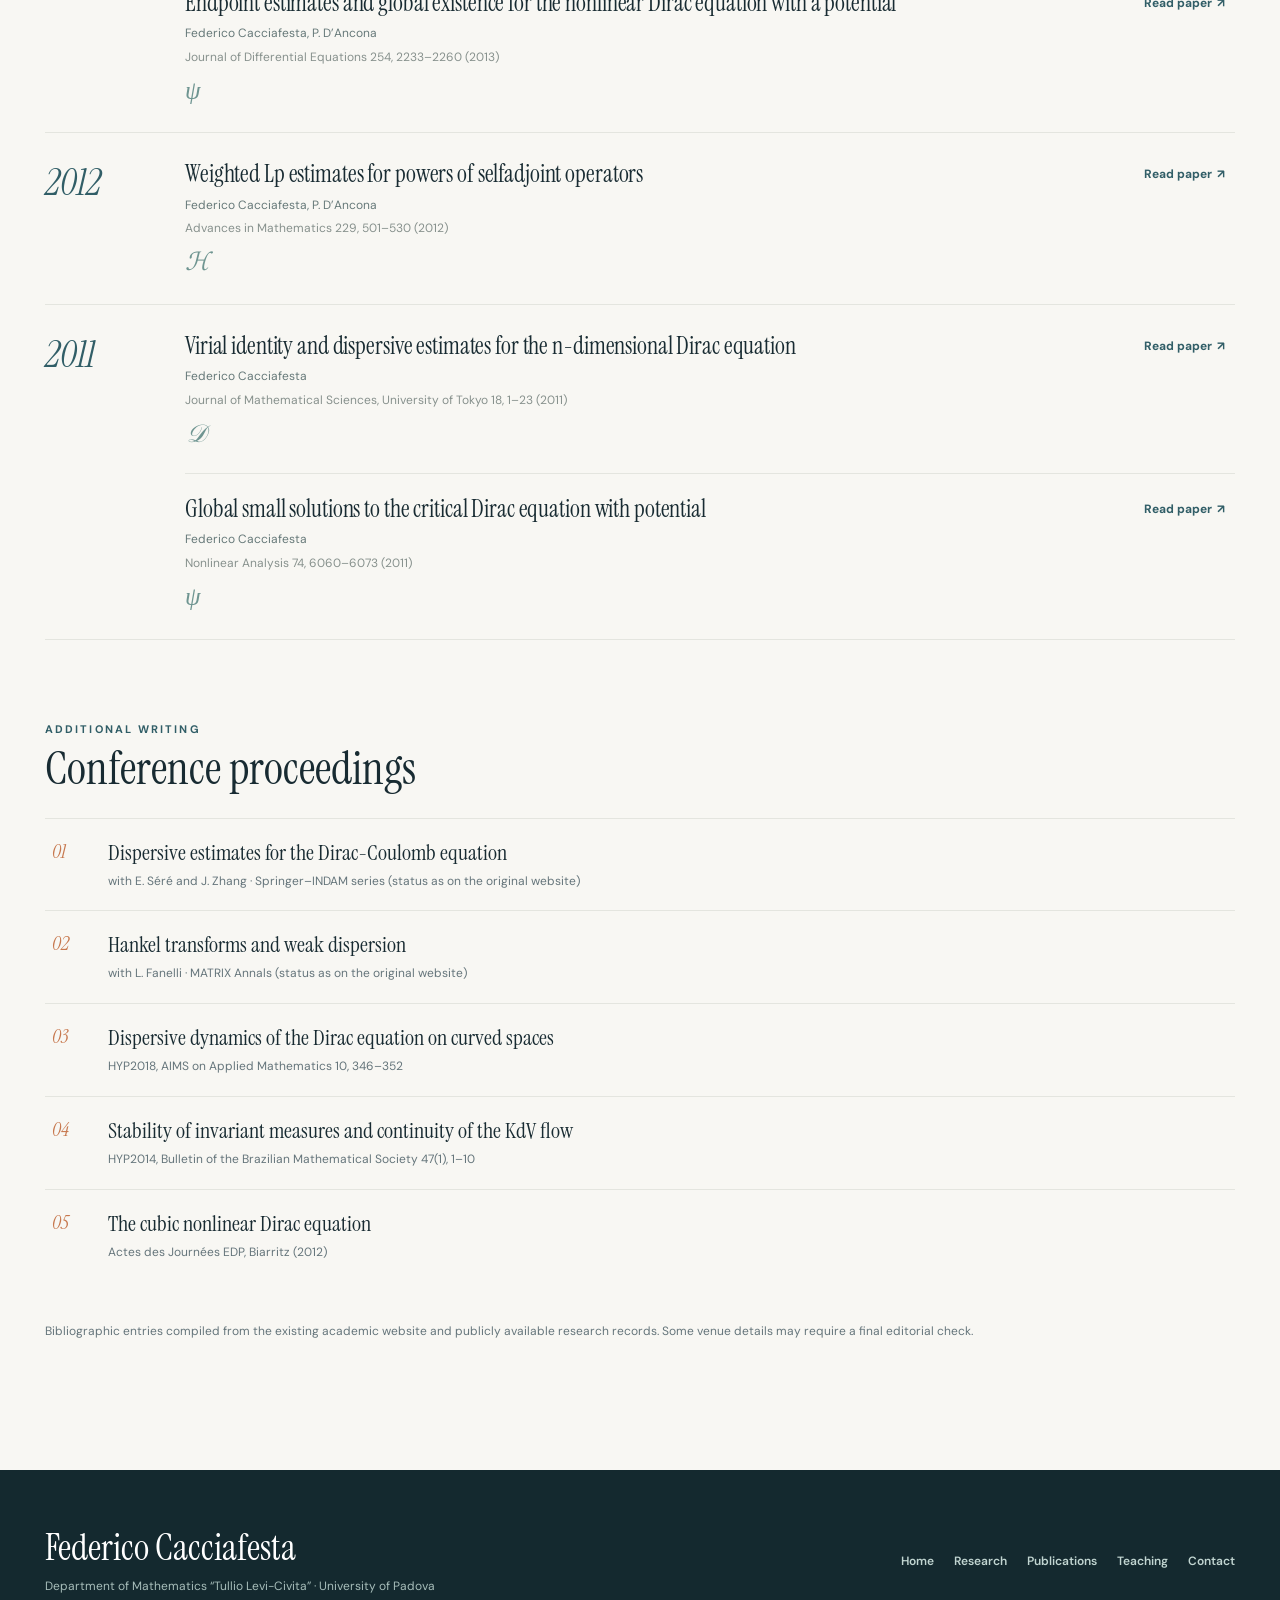
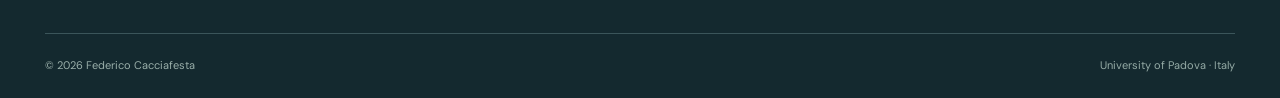
<file: publications.html>
<!doctype html>
<html lang="en">
<head>
<meta charset="utf-8">
<meta name="viewport" content="width=device-width, initial-scale=1">
<meta name="theme-color" content="#182b32">
<meta name="description" content="Federico Cacciafesta — Associate Professor of Mathematics at the University of Padova. Research in dispersive PDEs, Dirac equations, singular potentials, and nonlinear dynamics.">
<title>Publications — University of Padova</title>
<link rel="icon" href="favicon.svg" type="image/svg+xml">
<link rel="stylesheet" href="style.css">
<meta name="site-revision" content="2026-11-18-v6">
</head>
<body>
<div class="topline" aria-hidden="true"></div>
<header class="site-header" id="site-header"><div class="header-inner container"><a class="identity" href="index.html" aria-label="Federico Cacciafesta homepage"><span class="monogram">fc</span><span class="identity-type"><span class="identity-name">Federico Cacciafesta</span><span class="identity-sub">Mathematics · Padova</span></span></a><nav class="main-nav" aria-label="Main navigation"><a class="nav-link" href="index.html">Home</a><a class="nav-link" href="research.html">Research</a><a class="nav-link active" href="publications.html">Publications</a><a class="nav-link" href="teaching.html">Teaching</a><a class="nav-link" href="contact.html">Contact</a><a class="nav-link mobile-cv" style="display:none" href="CV_Cacciafesta_EN.pdf" download="Federico_Cacciafesta_CV_EN.pdf">Download CV (PDF) ↓</a></nav><a class="nav-cv" href="CV_Cacciafesta_EN.pdf" download="Federico_Cacciafesta_CV_EN.pdf" title="Full academic CV in English">Download CV <span aria-hidden="true">↗</span></a><button class="mobile-menu-btn" type="button" id="menu-toggle" aria-expanded="false" aria-label="Open menu">☰</button></div></header>
<main id="app" tabindex="-1"><div class="fade-in"><section class="page-lead"><div class="container"><div class="eyebrow"><span class="dot"></span>Publications · Bibliography</div><h1>Publications</h1><p>Selected links lead to open preprint records or publisher pages. Search the complete collection below.</p></div></section><div class="page-main"><div class="container"><div class="pub-toolbar"><label class="searchbox"><svg xmlns="http://www.w3.org/2000/svg" viewBox="0 0 24 24" aria-hidden="true" fill="none" stroke="currentColor" stroke-width="1.7"><circle cx="10.8" cy="10.8" r="7.4"></circle><path d="m16.4 16.4 5 5"></path></svg><input id="pub-search" type="search" placeholder="Search titles, co-authors, journals…" aria-label="Search publications" autocomplete="off"></label><select id="pub-year" class="filter-select" aria-label="Filter by year"><option value="all">All years</option><option value="2026">2026</option><option value="2025">2025</option><option value="2024">2024</option><option value="2023">2023</option><option value="2022">2022</option><option value="2021">2021</option><option value="2020">2020</option><option value="2019">2019</option><option value="2018">2018</option><option value="2017">2017</option><option value="2016">2016</option><option value="2015">2015</option><option value="2013">2013</option><option value="2012">2012</option><option value="2011">2011</option></select></div><div id="pub-filters" class="filter-pills" role="group" aria-label="Filter by research topic"><button type="button" class="filter-btn active" data-area="All fields" aria-pressed="true">All fields</button><button type="button" class="filter-btn" data-area="Dirac &amp; potentials" aria-pressed="false">Dirac &amp; potentials</button><button type="button" class="filter-btn" data-area="Geometry &amp; dispersion" aria-pressed="false">Geometry &amp; dispersion</button><button type="button" class="filter-btn" data-area="Nonlinear dynamics" aria-pressed="false">Nonlinear dynamics</button><button type="button" class="filter-btn" data-area="Invariant measures" aria-pressed="false">Invariant measures</button><button type="button" class="filter-btn" data-area="Harmonic analysis" aria-pressed="false">Harmonic analysis</button><button type="button" class="filter-btn" data-area="Other PDEs" aria-pressed="false">Other PDEs</button></div><div class="results-meta"><span id="results-count">28 research papers</span><span>Newest first</span></div><div id="pub-list" class="publication-list"><section class="pub-year-group" aria-label="Papers published in 2026"><h2 class="pub-year-heading">2026</h2><div class="pub-year-entries"><article class="pub-item"><div class="pub-details"><h3 class="pub-title">Dispersive estimates for Dirac equations in Aharonov-Bohm magnetic fields: massive case</h3><p class="pub-authors">Federico Cacciafesta, P. D’Ancona, Z. Yin and J. Zhang</p><p class="pub-venue">Preprint · arXiv:2611.07445</p><span class="pub-glyph" title="Dirac equations and singular potentials" role="img" aria-label="Dirac equations and singular potentials">𝒟</span></div><a class="pub-open" href="https://arxiv.org/abs/2611.07445" target="_blank" rel="noopener noreferrer">Read paper <span aria-hidden="true">↗</span></a></article><article class="pub-item"><div class="pub-details"><h3 class="pub-title">Global well-posedness and growth of Sobolev norms for nonlinear Dirac equations with Yukawa potential on compact manifolds</h3><p class="pub-authors">Federico Cacciafesta, S. Mundula</p><p class="pub-venue">Preprint · arXiv:2607.03242</p><span class="pub-glyph" title="Nonlinear Dirac dynamics" role="img" aria-label="Nonlinear Dirac dynamics">ψ</span></div><a class="pub-open" href="https://arxiv.org/abs/2607.03242" target="_blank" rel="noopener noreferrer">Read paper <span aria-hidden="true">↗</span></a></article><article class="pub-item"><div class="pub-details"><h3 class="pub-title">Dispersive estimates for Dirac equations in Aharonov-Bohm magnetic fields: massless case</h3><p class="pub-authors">Federico Cacciafesta, P. D’Ancona, Z. Yin and J. Zhang</p><p class="pub-venue">Journal of Functional Analysis 290, 111267 (2026)</p><span class="pub-glyph" title="Dirac equations and singular potentials" role="img" aria-label="Dirac equations and singular potentials">𝒟</span></div><a class="pub-open" href="https://arxiv.org/abs/2407.12369" target="_blank" rel="noopener noreferrer">Read paper <span aria-hidden="true">↗</span></a></article></div></section><section class="pub-year-group" aria-label="Papers published in 2025"><h2 class="pub-year-heading">2025</h2><div class="pub-year-entries"><article class="pub-item"><div class="pub-details"><h3 class="pub-title">Generalized Strichartz estimates for the massive Dirac equation with critical potentials</h3><p class="pub-authors">Federico Cacciafesta, E. Danesi and E. Séré</p><p class="pub-venue">Preprint · arXiv:2510.23283</p><span class="pub-glyph" title="Dirac equations and singular potentials" role="img" aria-label="Dirac equations and singular potentials">𝒟</span></div><a class="pub-open" href="https://arxiv.org/abs/2510.23283" target="_blank" rel="noopener noreferrer">Read paper <span aria-hidden="true">↗</span></a></article></div></section><section class="pub-year-group" aria-label="Papers published in 2024"><h2 class="pub-year-heading">2024</h2><div class="pub-year-entries"><article class="pub-item"><div class="pub-details"><h3 class="pub-title">Strichartz estimates for the half wave/Klein-Gordon and Dirac equations on compact manifolds without boundary</h3><p class="pub-authors">Federico Cacciafesta, E. Danesi and L. Meng</p><p class="pub-venue">Mathematische Annalen 389, 3009–3042 (2024)</p><span class="pub-glyph" title="Geometry, dispersion and variable coefficients" role="img" aria-label="Geometry, dispersion and variable coefficients">∇</span></div><a class="pub-open" href="https://arxiv.org/abs/2303.05841" target="_blank" rel="noopener noreferrer">Read paper <span aria-hidden="true">↗</span></a></article><article class="pub-item"><div class="pub-details"><h3 class="pub-title">Large time well posedness for a Dirac-Klein-Gordon system</h3><p class="pub-authors">Federico Cacciafesta, A.-S. de Suzzoni, L. Meng and J. Sok</p><p class="pub-venue">Nonlinear Analysis 239, 113420 (2024)</p><span class="pub-glyph" title="Nonlinear Dirac dynamics" role="img" aria-label="Nonlinear Dirac dynamics">ψ</span></div><a class="pub-open" href="https://arxiv.org/abs/2110.08624" target="_blank" rel="noopener noreferrer">Read paper <span aria-hidden="true">↗</span></a></article><article class="pub-item"><div class="pub-details"><h3 class="pub-title">Strichartz estimates for the Dirac equation on asymptotically flat manifolds</h3><p class="pub-authors">Federico Cacciafesta, A.-S. de Suzzoni and L. Meng</p><p class="pub-venue">Annali della Scuola Normale Superiore di Pisa, XXV, 1799–1812 (2024)</p><span class="pub-glyph" title="Geometry, dispersion and variable coefficients" role="img" aria-label="Geometry, dispersion and variable coefficients">∇</span></div><a class="pub-open" href="https://arxiv.org/abs/2203.16096" target="_blank" rel="noopener noreferrer">Read paper <span aria-hidden="true">↗</span></a></article></div></section><section class="pub-year-group" aria-label="Papers published in 2023"><h2 class="pub-year-heading">2023</h2><div class="pub-year-entries"><article class="pub-item"><div class="pub-details"><h3 class="pub-title">Asymptotic estimates for the wave functions of the Dirac-Coulomb operator and applications</h3><p class="pub-authors">Federico Cacciafesta, E. Séré and J. Zhang</p><p class="pub-venue">Communications in Partial Differential Equations 48(3), 355–385 (2023)</p><span class="pub-glyph" title="Dirac equations and singular potentials" role="img" aria-label="Dirac equations and singular potentials">𝒟</span></div><a class="pub-open" href="https://arxiv.org/abs/2101.07185" target="_blank" rel="noopener noreferrer">Read paper <span aria-hidden="true">↗</span></a></article></div></section><section class="pub-year-group" aria-label="Papers published in 2022"><h2 class="pub-year-heading">2022</h2><div class="pub-year-entries"><article class="pub-item"><div class="pub-details"><h3 class="pub-title">Global Strichartz estimates for the Dirac equation on symmetric spaces</h3><p class="pub-authors">Federico Cacciafesta, J. Ben-Artzi, A.-S. de Suzzoni and J. Zhang</p><p class="pub-venue">Forum of Mathematics, Sigma 10, e25 (2022)</p><span class="pub-glyph" title="Geometry, dispersion and variable coefficients" role="img" aria-label="Geometry, dispersion and variable coefficients">∇</span></div><a class="pub-open" href="https://arxiv.org/abs/2101.09218" target="_blank" rel="noopener noreferrer">Read paper <span aria-hidden="true">↗</span></a></article><article class="pub-item"><div class="pub-details"><h3 class="pub-title">Generalized Strichartz estimates for wave and Dirac equations in Aharonov-Bohm magnetic fields</h3><p class="pub-authors">Federico Cacciafesta, Z. Yin and J. Zhang</p><p class="pub-venue">Dynamics of PDE 19(1), 71–90 (2022)</p><span class="pub-glyph" title="Dirac equations and singular potentials" role="img" aria-label="Dirac equations and singular potentials">𝒟</span></div><a class="pub-open" href="https://arxiv.org/abs/2008.00340" target="_blank" rel="noopener noreferrer">Read paper <span aria-hidden="true">↗</span></a></article><article class="pub-item"><div class="pub-details"><h3 class="pub-title">Local in time Strichartz estimates for the Dirac equation on spherically symmetric spaces</h3><p class="pub-authors">Federico Cacciafesta, A.-S. de Suzzoni</p><p class="pub-venue">International Mathematics Research Notices 2022(4), 2729–2771</p><span class="pub-glyph" title="Geometry, dispersion and variable coefficients" role="img" aria-label="Geometry, dispersion and variable coefficients">∇</span></div><a class="pub-open" href="https://arxiv.org/abs/1902.07572" target="_blank" rel="noopener noreferrer">Read paper <span aria-hidden="true">↗</span></a></article></div></section><section class="pub-year-group" aria-label="Papers published in 2021"><h2 class="pub-year-heading">2021</h2><div class="pub-year-entries"><article class="pub-item"><div class="pub-details"><h3 class="pub-title">Dispersive stabilization for phase transitions</h3><p class="pub-authors">Federico Cacciafesta, M. Strani and B. Texier</p><p class="pub-venue">Pure and Applied Analysis 3(4) (2021)</p><span class="pub-glyph" title="Other partial differential equations" role="img" aria-label="Other partial differential equations">∂</span></div><a class="pub-open" href="https://arxiv.org/abs/2102.01457" target="_blank" rel="noopener noreferrer">Read paper <span aria-hidden="true">↗</span></a></article></div></section><section class="pub-year-group" aria-label="Papers published in 2020"><h2 class="pub-year-heading">2020</h2><div class="pub-year-entries"><article class="pub-item"><div class="pub-details"><h3 class="pub-title">A Dirac field interacting with point nuclear dynamics</h3><p class="pub-authors">Federico Cacciafesta, A.-S. de Suzzoni and D. Noja</p><p class="pub-venue">Mathematische Annalen 376, 1261–1301 (2020)</p><span class="pub-glyph" title="Nonlinear Dirac dynamics" role="img" aria-label="Nonlinear Dirac dynamics">ψ</span></div><a class="pub-open" href="https://arxiv.org/abs/1709.05317" target="_blank" rel="noopener noreferrer">Read paper <span aria-hidden="true">↗</span></a></article><article class="pub-item"><div class="pub-details"><h3 class="pub-title">Invariance of Gibbs measures under the flows of Hamiltonian equations on the real line</h3><p class="pub-authors">Federico Cacciafesta, A.-S. de Suzzoni</p><p class="pub-venue">Communications in Contemporary Mathematics 22(2) (2020)</p><span class="pub-glyph" title="Invariant and Gibbs measures" role="img" aria-label="Invariant and Gibbs measures">μ</span></div><a class="pub-open" href="https://arxiv.org/abs/1512.02069" target="_blank" rel="noopener noreferrer">Read paper <span aria-hidden="true">↗</span></a></article></div></section><section class="pub-year-group" aria-label="Papers published in 2019"><h2 class="pub-year-heading">2019</h2><div class="pub-year-entries"><article class="pub-item"><div class="pub-details"><h3 class="pub-title">Weak dispersion for the Dirac equation on asymptotically flat and warped product spaces</h3><p class="pub-authors">Federico Cacciafesta, A.-S. de Suzzoni</p><p class="pub-venue">Discrete and Continuous Dynamical Systems 39(8), 4359–4398 (2019)</p><span class="pub-glyph" title="Geometry, dispersion and variable coefficients" role="img" aria-label="Geometry, dispersion and variable coefficients">∇</span></div><a class="pub-open" href="https://arxiv.org/abs/1602.04653" target="_blank" rel="noopener noreferrer">Read paper <span aria-hidden="true">↗</span></a></article><article class="pub-item"><div class="pub-details"><h3 class="pub-title">Weak dispersive estimates for fractional Aharonov-Bohm-Schrödinger groups</h3><p class="pub-authors">Federico Cacciafesta, L. Fanelli</p><p class="pub-venue">Dynamics of PDE 16(1), 95–103 (2019)</p><span class="pub-glyph" title="Dirac equations and singular potentials" role="img" aria-label="Dirac equations and singular potentials">𝒟</span></div><a class="pub-open" href="https://arxiv.org/abs/1604.02726" target="_blank" rel="noopener noreferrer">Read paper <span aria-hidden="true">↗</span></a></article></div></section><section class="pub-year-group" aria-label="Papers published in 2018"><h2 class="pub-year-heading">2018</h2><div class="pub-year-entries"><article class="pub-item"><div class="pub-details"><h3 class="pub-title">A limiting absorption principle for the Helmholtz equation with variable coefficients</h3><p class="pub-authors">Federico Cacciafesta, P. D’Ancona and R. Lucà</p><p class="pub-venue">Journal of Spectral Theory 4, 1349–1392 (2018)</p><span class="pub-glyph" title="Other partial differential equations" role="img" aria-label="Other partial differential equations">∂</span></div><a class="pub-open" href="https://arxiv.org/abs/1612.00950" target="_blank" rel="noopener noreferrer">Read paper <span aria-hidden="true">↗</span></a></article></div></section><section class="pub-year-group" aria-label="Papers published in 2017"><h2 class="pub-year-heading">2017</h2><div class="pub-year-entries"><article class="pub-item"><div class="pub-details"><h3 class="pub-title">Dispersive estimates for the Dirac equation in an Aharonov-Bohm field</h3><p class="pub-authors">Federico Cacciafesta, L. Fanelli</p><p class="pub-venue">Journal of Differential Equations 263(7), 4382–4399 (2017)</p><span class="pub-glyph" title="Dirac equations and singular potentials" role="img" aria-label="Dirac equations and singular potentials">𝒟</span></div><a class="pub-open" href="https://arxiv.org/abs/1612.09586" target="_blank" rel="noopener noreferrer">Read paper <span aria-hidden="true">↗</span></a></article></div></section><section class="pub-year-group" aria-label="Papers published in 2016"><h2 class="pub-year-heading">2016</h2><div class="pub-year-entries"><article class="pub-item"><div class="pub-details"><h3 class="pub-title">Singular integrals with angular integrability</h3><p class="pub-authors">Federico Cacciafesta, R. Lucà</p><p class="pub-venue">Proceedings of the American Mathematical Society 144, 3413–3418 (2016)</p><span class="pub-glyph" title="Harmonic analysis" role="img" aria-label="Harmonic analysis">ℋ</span></div><a class="pub-open" href="https://arxiv.org/abs/1509.07999" target="_blank" rel="noopener noreferrer">Read paper <span aria-hidden="true">↗</span></a></article><article class="pub-item"><div class="pub-details"><h3 class="pub-title">Local smoothing estimates for the massless Dirac equation in 2 and 3 dimensions</h3><p class="pub-authors">Federico Cacciafesta, E. Séré</p><p class="pub-venue">Journal of Functional Analysis 271(8), 2339–2358 (2016)</p><span class="pub-glyph" title="Dirac equations and singular potentials" role="img" aria-label="Dirac equations and singular potentials">𝒟</span></div><a class="pub-open" href="https://arxiv.org/abs/1503.00945" target="_blank" rel="noopener noreferrer">Read paper <span aria-hidden="true">↗</span></a></article><article class="pub-item"><div class="pub-details"><h3 class="pub-title">Helmholtz and dispersive equations with variable coefficients on exterior domains</h3><p class="pub-authors">Federico Cacciafesta, P. D’Ancona and R. Lucà</p><p class="pub-venue">SIAM Journal on Mathematical Analysis 48(3), 1798–1832 (2016)</p><span class="pub-glyph" title="Other partial differential equations" role="img" aria-label="Other partial differential equations">∂</span></div><a class="pub-open" href="https://arxiv.org/abs/1403.5288" target="_blank" rel="noopener noreferrer">Read paper <span aria-hidden="true">↗</span></a></article></div></section><section class="pub-year-group" aria-label="Papers published in 2015"><h2 class="pub-year-heading">2015</h2><div class="pub-year-entries"><article class="pub-item"><div class="pub-details"><h3 class="pub-title">Invariant measure for the Schrödinger equation on the real line</h3><p class="pub-authors">Federico Cacciafesta, A.-S. de Suzzoni</p><p class="pub-venue">Journal of Functional Analysis 269(1), 271–324 (2015)</p><span class="pub-glyph" title="Invariant and Gibbs measures" role="img" aria-label="Invariant and Gibbs measures">μ</span></div><a class="pub-open" href="https://www.sciencedirect.com/science/article/pii/S0022123615001755" target="_blank" rel="noopener noreferrer">Read paper <span aria-hidden="true">↗</span></a></article><article class="pub-item"><div class="pub-details"><h3 class="pub-title">Continuity of the flow of KdV with regard to the Wasserstein metrics and application to an invariant measure</h3><p class="pub-authors">Federico Cacciafesta, A.-S. de Suzzoni</p><p class="pub-venue">Journal of Differential Equations 259(3), 1024–1067 (2015)</p><span class="pub-glyph" title="Invariant and Gibbs measures" role="img" aria-label="Invariant and Gibbs measures">μ</span></div><a class="pub-open" href="https://www.sciencedirect.com/science/article/pii/S0022039615001059" target="_blank" rel="noopener noreferrer">Read paper <span aria-hidden="true">↗</span></a></article></div></section><section class="pub-year-group" aria-label="Papers published in 2013"><h2 class="pub-year-heading">2013</h2><div class="pub-year-entries"><article class="pub-item"><div class="pub-details"><h3 class="pub-title">Smoothing estimates for variable coefficients Schrödinger equation with electromagnetic potential</h3><p class="pub-authors">Federico Cacciafesta</p><p class="pub-venue">Journal of Mathematical Analysis and Applications 402, 286–296 (2013)</p><span class="pub-glyph" title="Other partial differential equations" role="img" aria-label="Other partial differential equations">∂</span></div><a class="pub-open" href="https://www.sciencedirect.com/science/article/pii/S0022247X13000577" target="_blank" rel="noopener noreferrer">Read paper <span aria-hidden="true">↗</span></a></article><article class="pub-item"><div class="pub-details"><h3 class="pub-title">Endpoint estimates and global existence for the nonlinear Dirac equation with a potential</h3><p class="pub-authors">Federico Cacciafesta, P. D’Ancona</p><p class="pub-venue">Journal of Differential Equations 254, 2233–2260 (2013)</p><span class="pub-glyph" title="Nonlinear Dirac dynamics" role="img" aria-label="Nonlinear Dirac dynamics">ψ</span></div><a class="pub-open" href="https://www.sciencedirect.com/science/article/pii/S002203961200455X" target="_blank" rel="noopener noreferrer">Read paper <span aria-hidden="true">↗</span></a></article></div></section><section class="pub-year-group" aria-label="Papers published in 2012"><h2 class="pub-year-heading">2012</h2><div class="pub-year-entries"><article class="pub-item"><div class="pub-details"><h3 class="pub-title">Weighted Lp estimates for powers of selfadjoint operators</h3><p class="pub-authors">Federico Cacciafesta, P. D’Ancona</p><p class="pub-venue">Advances in Mathematics 229, 501–530 (2012)</p><span class="pub-glyph" title="Harmonic analysis" role="img" aria-label="Harmonic analysis">ℋ</span></div><a class="pub-open" href="https://www.sciencedirect.com/science/article/pii/S0001870811003197" target="_blank" rel="noopener noreferrer">Read paper <span aria-hidden="true">↗</span></a></article></div></section><section class="pub-year-group" aria-label="Papers published in 2011"><h2 class="pub-year-heading">2011</h2><div class="pub-year-entries"><article class="pub-item"><div class="pub-details"><h3 class="pub-title">Virial identity and dispersive estimates for the n-dimensional Dirac equation</h3><p class="pub-authors">Federico Cacciafesta</p><p class="pub-venue">Journal of Mathematical Sciences, University of Tokyo 18, 1–23 (2011)</p><span class="pub-glyph" title="Dirac equations and singular potentials" role="img" aria-label="Dirac equations and singular potentials">𝒟</span></div><a class="pub-open" href="https://arxiv.org/abs/1103.0189" target="_blank" rel="noopener noreferrer">Read paper <span aria-hidden="true">↗</span></a></article><article class="pub-item"><div class="pub-details"><h3 class="pub-title">Global small solutions to the critical Dirac equation with potential</h3><p class="pub-authors">Federico Cacciafesta</p><p class="pub-venue">Nonlinear Analysis 74, 6060–6073 (2011)</p><span class="pub-glyph" title="Nonlinear Dirac dynamics" role="img" aria-label="Nonlinear Dirac dynamics">ψ</span></div><a class="pub-open" href="https://www.sciencedirect.com/science/article/pii/S0362546X11003968" target="_blank" rel="noopener noreferrer">Read paper <span aria-hidden="true">↗</span></a></article></div></section></div><div class="proceedings"><div class="eyebrow">Additional writing</div><h2>Conference proceedings</h2><div class="proceed-item"><span class="proceed-n">01</span><div><h3>Dispersive estimates for the Dirac-Coulomb equation</h3><p>with E. Séré and J. Zhang · Springer–INDAM series (status as on the original website)</p></div></div><div class="proceed-item"><span class="proceed-n">02</span><div><h3>Hankel transforms and weak dispersion</h3><p>with L. Fanelli · MATRIX Annals (status as on the original website)</p></div></div><div class="proceed-item"><span class="proceed-n">03</span><div><h3>Dispersive dynamics of the Dirac equation on curved spaces</h3><p>HYP2018, AIMS on Applied Mathematics 10, 346–352</p></div></div><div class="proceed-item"><span class="proceed-n">04</span><div><h3>Stability of invariant measures and continuity of the KdV flow</h3><p>HYP2014, Bulletin of the Brazilian Mathematical Society 47(1), 1–10</p></div></div><div class="proceed-item"><span class="proceed-n">05</span><div><h3>The cubic nonlinear Dirac equation</h3><p>Actes des Journées EDP, Biarritz (2012)</p></div></div></div><p style="font-size:12px;color:var(--quiet);margin-top:40px">Bibliographic entries compiled from the existing academic website and publicly available research records. Some venue details may require a final editorial check.</p></div></div></div></main>
<footer id="site-footer" class="site-footer"><div class="container"><div class="footer-top"><div><div class="footer-title">Federico Cacciafesta</div><div class="footer-sub">Department of Mathematics “Tullio Levi-Civita” · University of Padova</div></div><nav class="footer-links" aria-label="Footer navigation"><a class="" href="index.html">Home</a><a class="" href="research.html">Research</a><a class="" href="publications.html">Publications</a><a class="" href="teaching.html">Teaching</a><a class="" href="contact.html">Contact</a></nav></div><div class="footer-bottom"><span>© 2026 Federico Cacciafesta · Academic website concept</span><span class="muted">Made to be simple, accessible and easy to maintain.</span></div></div></footer>
<script src="data.js?v=20261118-v6"></script>
<script src="app.js?v=20261118-v6"></script>
</body>
</html>
</file>
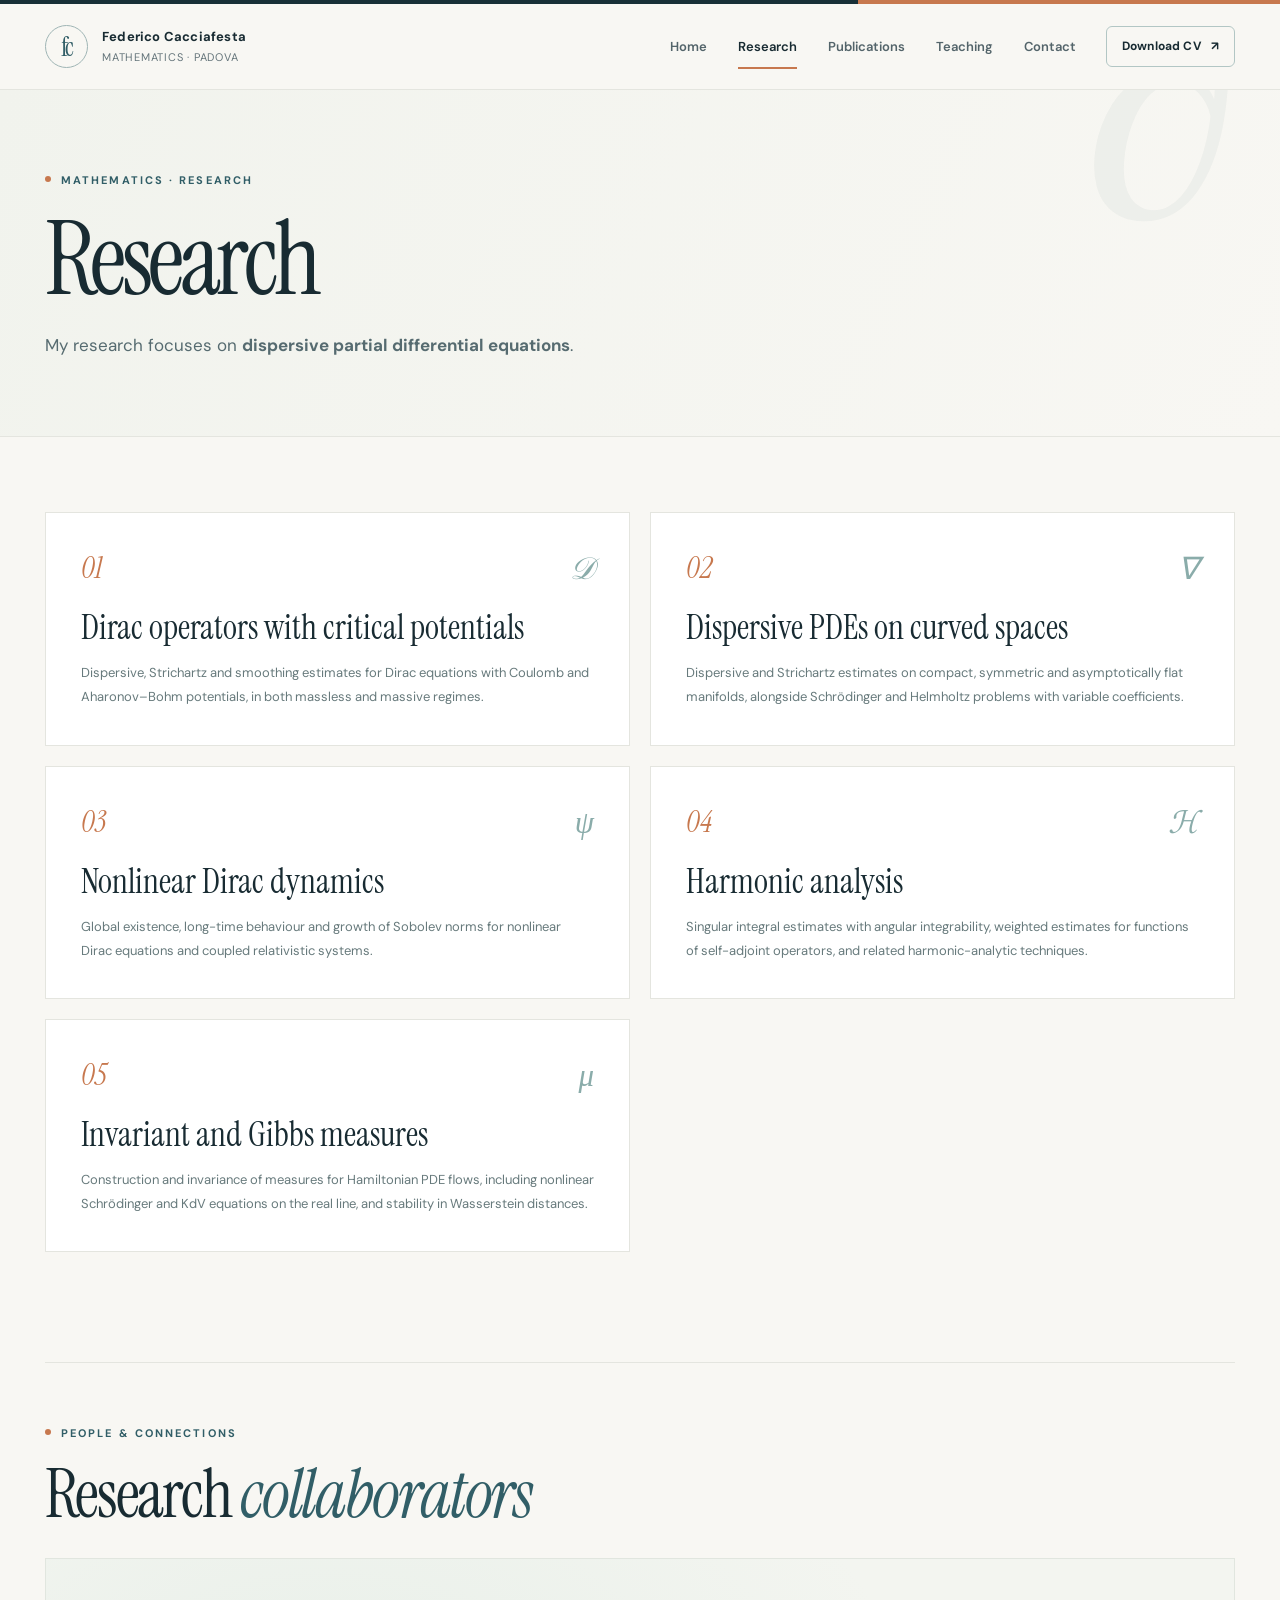
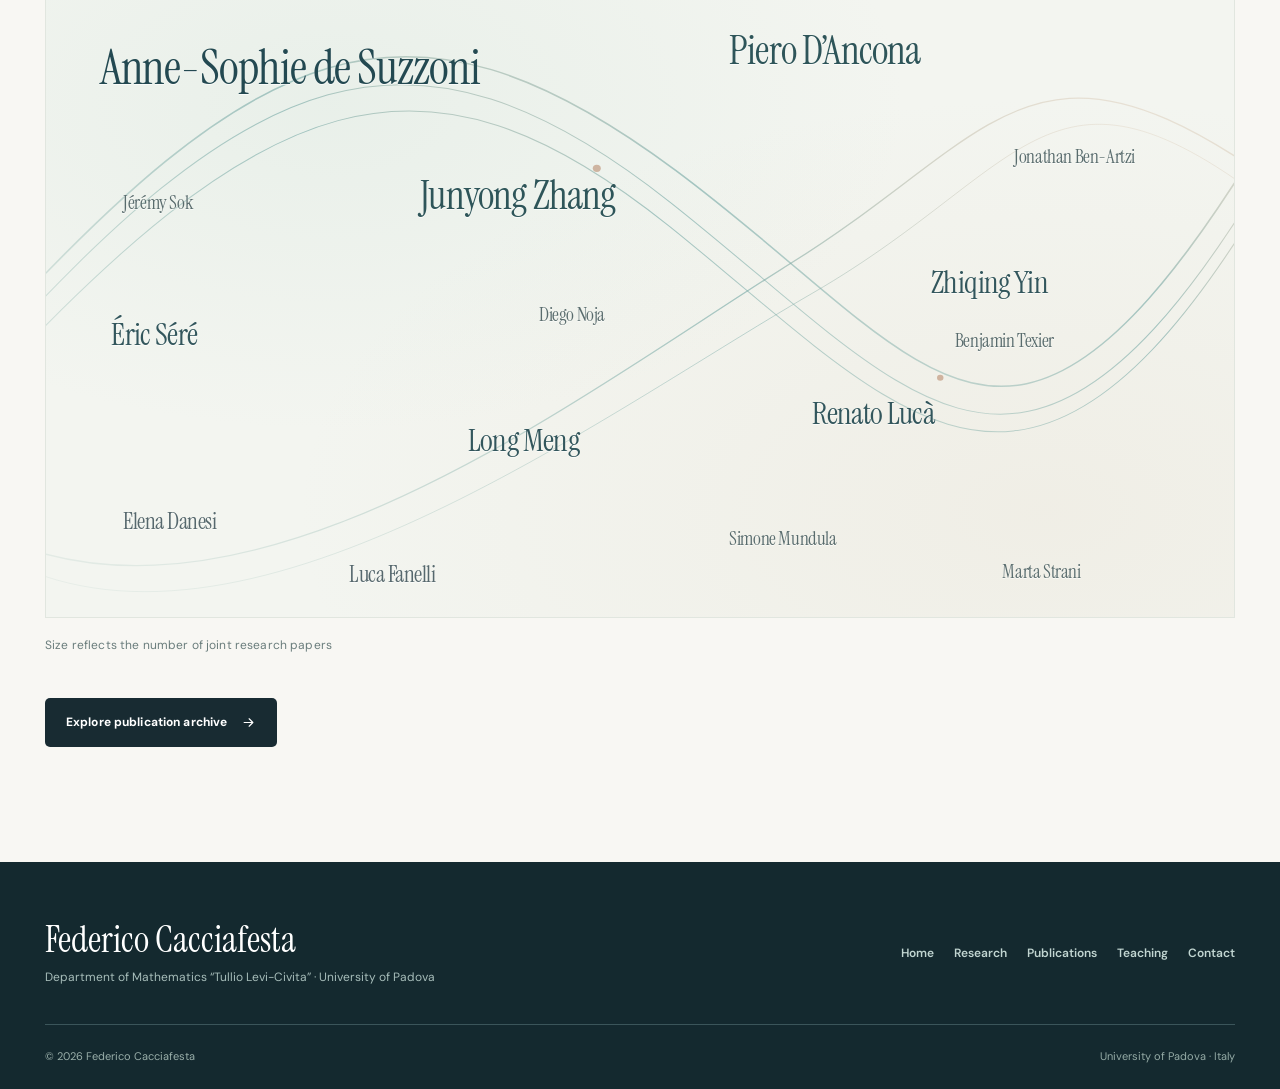
<file: research.html>
<!doctype html>
<html lang="en">
<head>
<meta charset="utf-8">
<meta name="viewport" content="width=device-width, initial-scale=1">
<meta name="theme-color" content="#182b32">
<meta name="description" content="Federico Cacciafesta — Associate Professor of Mathematics at the University of Padova. Research in dispersive PDEs, Dirac equations, singular potentials, and nonlinear dynamics.">
<title>Research — University of Padova</title>
<link rel="icon" href="favicon.svg" type="image/svg+xml">
<link rel="stylesheet" href="style.css?v=20261125-correnti-libre">
<meta name="site-revision" content="2026-11-25-v8">
</head>
<body>
<div class="topline" aria-hidden="true"></div>
<header class="site-header" id="site-header"><div class="header-inner container"><a class="identity" href="index.html" aria-label="Federico Cacciafesta homepage"><span class="monogram">fc</span><span class="identity-type"><span class="identity-name">Federico Cacciafesta</span><span class="identity-sub">Mathematics · Padova</span></span></a><nav class="main-nav" aria-label="Main navigation"><a class="nav-link" href="index.html">Home</a><a class="nav-link active" href="research.html">Research</a><a class="nav-link" href="publications.html">Publications</a><a class="nav-link" href="teaching.html">Teaching</a><a class="nav-link" href="contact.html">Contact</a><a class="nav-link mobile-cv" style="display:none" href="CV_Cacciafesta_EN.pdf" download="Federico_Cacciafesta_CV_EN.pdf">Download CV (PDF) ↓</a></nav><a class="nav-cv" href="CV_Cacciafesta_EN.pdf" download="Federico_Cacciafesta_CV_EN.pdf" title="Full academic CV in English">Download CV <span aria-hidden="true">↗</span></a><button class="mobile-menu-btn" type="button" id="menu-toggle" aria-expanded="false" aria-label="Open menu">☰</button></div></header>
<main id="app" tabindex="-1"><div class="fade-in"><section class="page-lead"><div class="container"><div class="eyebrow"><span class="dot"></span>Mathematics · Research</div><h1>Research</h1><p>My research focuses on <strong>dispersive partial differential equations</strong>.</p></div></section><div class="page-main"><div class="container"><div class="detail-grid"><article id="topic-dirac" class="detail-card"><div class="top"><span class="index">01</span><span class="glyph">𝒟</span></div><h3>Dirac operators with critical potentials</h3><p>Dispersive, Strichartz and smoothing estimates for Dirac equations with Coulomb and Aharonov–Bohm potentials, in both massless and massive regimes.</p></article><article id="topic-manifolds" class="detail-card"><div class="top"><span class="index">02</span><span class="glyph">∇</span></div><h3>Dispersive PDEs on curved spaces</h3><p>Dispersive and Strichartz estimates on compact, symmetric and asymptotically flat manifolds, alongside Schrödinger and Helmholtz problems with variable coefficients.</p></article><article id="topic-nonlinear" class="detail-card"><div class="top"><span class="index">03</span><span class="glyph">ψ</span></div><h3>Nonlinear Dirac dynamics</h3><p>Global existence, long-time behaviour and growth of Sobolev norms for nonlinear Dirac equations and coupled relativistic systems.</p></article><article id="topic-harmonic" class="detail-card"><div class="top"><span class="index">04</span><span class="glyph">ℋ</span></div><h3>Harmonic analysis</h3><p>Singular integral estimates with angular integrability, weighted estimates for functions of self-adjoint operators, and related harmonic-analytic techniques.</p></article><article id="topic-measures" class="detail-card"><div class="top"><span class="index">05</span><span class="glyph">μ</span></div><h3>Invariant and Gibbs measures</h3><p>Construction and invariance of measures for Hamiltonian PDE flows, including nonlinear Schrödinger and KdV equations on the real line, and stability in Wasserstein distances.</p></article></div><section class="collaborators" id="collaborators" aria-labelledby="collaborators-heading">
 <div class="collab-head"><div class="eyebrow"><span class="dot"></span>People &amp; connections</div><h2 id="collaborators-heading">Research <em>collaborators</em></h2></div>
 
 <div class="collab-scene concept-currents" id="collab-scene" aria-label="Collaborators, with name size corresponding to joint publications">
 
<svg class="collab-decoration decoration-currents" viewBox="0 0 1100 660" preserveAspectRatio="none" aria-hidden="true">
<defs><linearGradient id="stream" x1="0" x2="1" y1="1" y2="0"><stop stop-color="#78a69c" stop-opacity=".1"/><stop offset=".58" stop-color="#75a8a5" stop-opacity=".62"/><stop offset="1" stop-color="#d3a27b" stop-opacity=".18"/></linearGradient></defs>
<g fill="none" stroke="url(#stream)" stroke-linecap="round">
<path stroke-width="1.5" d="M-65 390 C195 80 332 10 583 212 S898 620 1167 105"/>
<path stroke-width="1" d="M-70 420 C189 103 338 39 578 244 S918 644 1177 124"/>
<path stroke-width="1" d="M-70 447 C203 124 349 70 577 268 S925 660 1177 143"/>
<path stroke-width="1.3" d="M-65 569 C174 710 493 438 690 305 S914 42 1162 244"/>
<path stroke-width=".7" d="M-55 592 C166 740 501 466 710 335 S930 64 1162 271"/>
</g><g fill="#b58162" opacity=".55"><circle cx="510" cy="210" r="3.7"/><circle cx="828" cy="420" r="3"/></g>
</svg>



<a class="collab-person size-xl is-linked" style="--cx:4%;--cy:12%;--fx:7%;--fy:6%;--ox:4%;--oy:12%;--mx:3%;--my:3%;" href="https://sites.google.com/site/annsodspa/" target="_blank" rel="noopener noreferrer" aria-label="Anne-Sophie de Suzzoni; 9 joint papers; opens academic homepage"><span class="collab-person-text">Anne-Sophie de Suzzoni</span><span class="collab-tip" aria-hidden="true">9 joint papers &nbsp;↗</span></a>
<a class="collab-person size-lg is-linked" style="--cx:57%;--cy:10%;--fx:54%;--fy:20%;--ox:60%;--oy:10%;--mx:49%;--my:16%;" href="https://sites.google.com/mat.uniroma1.it/dancona/" target="_blank" rel="noopener noreferrer" aria-label="Piero D’Ancona; 6 joint papers; opens academic homepage"><span class="collab-person-text">Piero D’Ancona</span><span class="collab-tip" aria-hidden="true">6 joint papers &nbsp;↗</span></a>
<a class="collab-person size-lg is-linked" style="--cx:31%;--cy:32%;--fx:15%;--fy:40%;--ox:31%;--oy:39%;--mx:12%;--my:27%;" href="https://zhangjunyongbit.wordpress.com/" target="_blank" rel="noopener noreferrer" aria-label="Junyong Zhang; 5 joint papers; opens academic homepage"><span class="collab-person-text">Junyong Zhang</span><span class="collab-tip" aria-hidden="true">5 joint papers &nbsp;↗</span></a>
<span class="collab-person size-md is-unlinked" style="--cx:74%;--cy:46%;--fx:76%;--fy:43%;--ox:75%;--oy:48%;--mx:56%;--my:34%;" tabindex="0" aria-label="Zhiqing Yin; 3 joint papers; homepage not verified"><span class="collab-person-text">Zhiqing Yin</span><span class="collab-tip" aria-hidden="true">3 joint papers</span></span>
<a class="collab-person size-md is-linked" style="--cx:5%;--cy:54%;--fx:4%;--fy:66%;--ox:7%;--oy:63%;--mx:5%;--my:42%;" href="https://www.ceremade.dauphine.fr/~sere/" target="_blank" rel="noopener noreferrer" aria-label="Éric Séré; 3 joint papers; opens academic homepage"><span class="collab-person-text">Éric Séré</span><span class="collab-tip" aria-hidden="true">3 joint papers &nbsp;↗</span></a>
<span class="collab-person size-md is-unlinked" style="--cx:35%;--cy:70%;--fx:54%;--fy:64%;--ox:44%;--oy:79%;--mx:52%;--my:51%;" tabindex="0" aria-label="Long Meng; 3 joint papers; homepage not verified"><span class="collab-person-text">Long Meng</span><span class="collab-tip" aria-hidden="true">3 joint papers</span></span>
<a class="collab-person size-md is-linked" style="--cx:64%;--cy:66%;--fx:61%;--fy:84%;--ox:70%;--oy:73%;--mx:9%;--my:60%;" href="https://sites.google.com/view/renatoluca/" target="_blank" rel="noopener noreferrer" aria-label="Renato Lucà; 3 joint papers; opens academic homepage"><span class="collab-person-text">Renato Lucà</span><span class="collab-tip" aria-hidden="true">3 joint papers &nbsp;↗</span></a>
<a class="collab-person size-sm is-linked" style="--cx:6%;--cy:83%;--fx:35%;--fy:81%;--ox:20%;--oy:89%;--mx:54%;--my:69%;" href="https://sites.google.com/view/elena-danesi/" target="_blank" rel="noopener noreferrer" aria-label="Elena Danesi; 2 joint papers; opens academic homepage"><span class="collab-person-text">Elena Danesi</span><span class="collab-tip" aria-hidden="true">2 joint papers &nbsp;↗</span></a>
<a class="collab-person size-sm is-linked" style="--cx:25%;--cy:91%;--fx:37%;--fy:26%;--ox:2%;--oy:83%;--mx:29%;--my:79%;" href="https://research.uniroma1.it/researcher/4397b5cc789c922e49449331d9fc1c9e9092ea183ffedbe43c065d91" target="_blank" rel="noopener noreferrer" aria-label="Luca Fanelli; 2 joint papers; opens academic homepage"><span class="collab-person-text">Luca Fanelli</span><span class="collab-tip" aria-hidden="true">2 joint papers &nbsp;↗</span></a>
<span class="collab-person size-xs is-unlinked" style="--cx:57%;--cy:86%;--fx:5%;--fy:91%;--ox:64%;--oy:91%;--mx:4%;--my:86%;" tabindex="0" aria-label="Simone Mundula; 1 joint paper; homepage not verified"><span class="collab-person-text">Simone Mundula</span><span class="collab-tip" aria-hidden="true">1 joint paper</span></span>
<span class="collab-person size-xs is-unlinked" style="--cx:6%;--cy:35%;--fx:2%;--fy:28%;--ox:7%;--oy:42%;--mx:4%;--my:22%;" tabindex="0" aria-label="Jérémy Sok; 1 joint paper; homepage not verified"><span class="collab-person-text">Jérémy Sok</span><span class="collab-tip" aria-hidden="true">1 joint paper</span></span>
<a class="collab-person size-xs is-linked" style="--cx:81%;--cy:28%;--fx:76%;--fy:6%;--ox:81%;--oy:26%;--mx:52%;--my:7%;" href="https://jbenartzi.github.io/" target="_blank" rel="noopener noreferrer" aria-label="Jonathan Ben-Artzi; 1 joint paper; opens academic homepage"><span class="collab-person-text">Jonathan Ben-Artzi</span><span class="collab-tip" aria-hidden="true">1 joint paper &nbsp;↗</span></a>
<a class="collab-person size-xs is-linked" style="--cx:80%;--cy:91%;--fx:84%;--fy:92%;--ox:85%;--oy:87%;--mx:53%;--my:91%;" href="https://sites.google.com/site/martastranihomepage/" target="_blank" rel="noopener noreferrer" aria-label="Marta Strani; 1 joint paper; opens academic homepage"><span class="collab-person-text">Marta Strani</span><span class="collab-tip" aria-hidden="true">1 joint paper &nbsp;↗</span></a>
<span class="collab-person size-xs is-unlinked" style="--cx:76%;--cy:56%;--fx:70%;--fy:54%;--ox:57%;--oy:55%;--mx:56%;--my:45%;" tabindex="0" aria-label="Benjamin Texier; 1 joint paper; homepage not verified"><span class="collab-person-text">Benjamin Texier</span><span class="collab-tip" aria-hidden="true">1 joint paper</span></span>
<a class="collab-person size-xs is-linked" style="--cx:41%;--cy:52%;--fx:34%;--fy:55%;--ox:33%;--oy:60%;--mx:7%;--my:73%;" href="https://www.unimib.it/diego-davide-raffaele-noja" target="_blank" rel="noopener noreferrer" aria-label="Diego Noja; 1 joint paper; opens academic homepage"><span class="collab-person-text">Diego Noja</span><span class="collab-tip" aria-hidden="true">1 joint paper &nbsp;↗</span></a></div>
 <div class="collab-footer">Size reflects the number of joint research papers</div>
 </section><div class="section-bottom" style="margin-top:43px"><a class="button button-primary" href="publications.html">Explore publication archive <svg xmlns="http://www.w3.org/2000/svg" viewBox="0 0 24 24" aria-hidden="true" fill="none" stroke="currentColor" stroke-width="1.8" stroke-linecap="round" stroke-linejoin="round"><path d="M5 12h14M13 6l6 6-6 6"></path></svg></a></div></div></div></div></main>
<footer id="site-footer" class="site-footer"><div class="container"><div class="footer-top"><div><div class="footer-title">Federico Cacciafesta</div><div class="footer-sub">Department of Mathematics “Tullio Levi-Civita” · University of Padova</div></div><nav class="footer-links" aria-label="Footer navigation"><a class="" href="index.html">Home</a><a class="" href="research.html">Research</a><a class="" href="publications.html">Publications</a><a class="" href="teaching.html">Teaching</a><a class="" href="contact.html">Contact</a></nav></div><div class="footer-bottom"><span>© 2026 Federico Cacciafesta · Academic website concept</span><span class="muted">Made to be simple, accessible and easy to maintain.</span></div></div></footer>
<script src="data.js?v=20261125-correnti-libre"></script>
<script src="app.js?v=20261125-correnti-libre"></script>
</body>
</html>
</file>
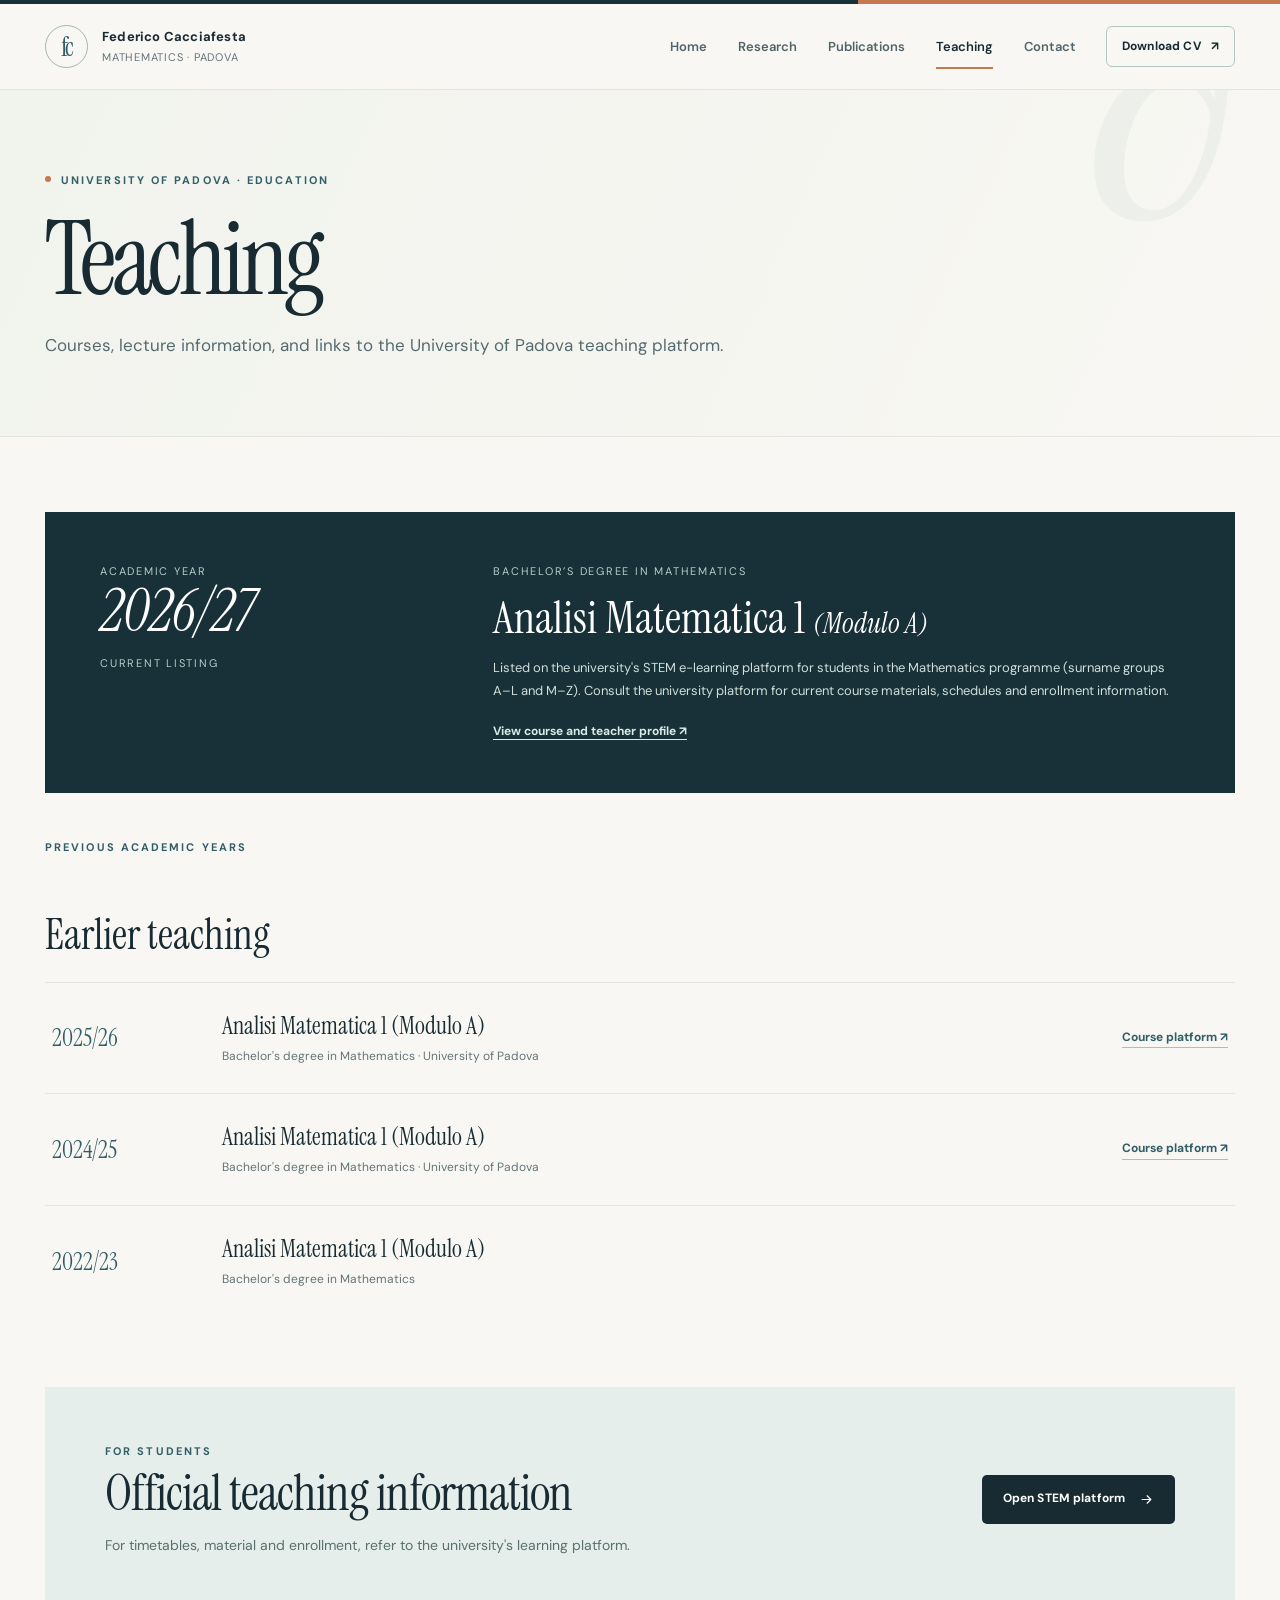
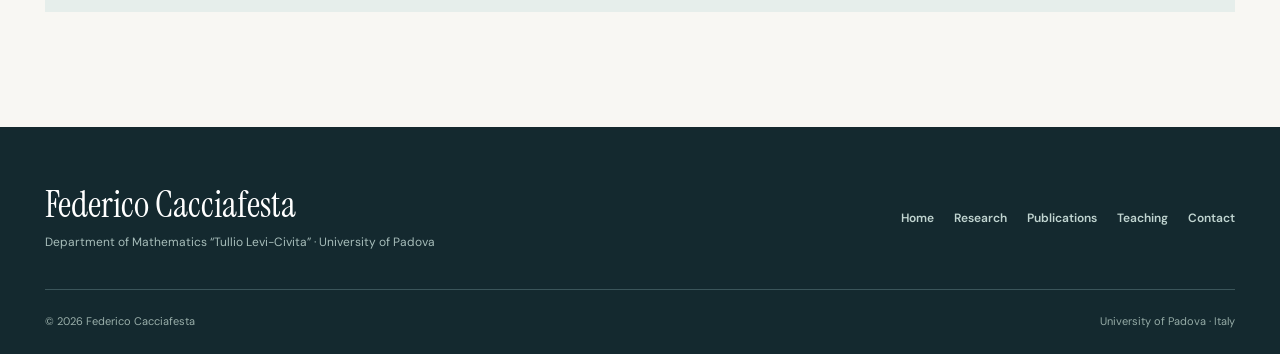
<file: teaching.html>
<!doctype html>
<html lang="en">
<head>
<meta charset="utf-8">
<meta name="viewport" content="width=device-width, initial-scale=1">
<meta name="theme-color" content="#182b32">
<meta name="description" content="Federico Cacciafesta — Associate Professor of Mathematics at the University of Padova. Research in dispersive PDEs, Dirac equations, singular potentials, and nonlinear dynamics.">
<title>Teaching — University of Padova</title>
<link rel="icon" href="favicon.svg" type="image/svg+xml">
<link rel="stylesheet" href="style.css">
<meta name="site-revision" content="2026-11-18-v6">
</head>
<body>
<div class="topline" aria-hidden="true"></div>
<header class="site-header" id="site-header"><div class="header-inner container"><a class="identity" href="index.html" aria-label="Federico Cacciafesta homepage"><span class="monogram">fc</span><span class="identity-type"><span class="identity-name">Federico Cacciafesta</span><span class="identity-sub">Mathematics · Padova</span></span></a><nav class="main-nav" aria-label="Main navigation"><a class="nav-link" href="index.html">Home</a><a class="nav-link" href="research.html">Research</a><a class="nav-link" href="publications.html">Publications</a><a class="nav-link active" href="teaching.html">Teaching</a><a class="nav-link" href="contact.html">Contact</a><a class="nav-link mobile-cv" style="display:none" href="CV_Cacciafesta_EN.pdf" download="Federico_Cacciafesta_CV_EN.pdf">Download CV (PDF) ↓</a></nav><a class="nav-cv" href="CV_Cacciafesta_EN.pdf" download="Federico_Cacciafesta_CV_EN.pdf" title="Full academic CV in English">Download CV <span aria-hidden="true">↗</span></a><button class="mobile-menu-btn" type="button" id="menu-toggle" aria-expanded="false" aria-label="Open menu">☰</button></div></header>
<main id="app" tabindex="-1"><div class="fade-in"><section class="page-lead"><div class="container"><div class="eyebrow"><span class="dot"></span>University of Padova · Education</div><h1>Teaching</h1><p>Courses, lecture information, and links to the University of Padova teaching platform.</p></div></section><div class="page-main"><div class="container"><div class="course-current"><div><div class="tiny">Academic year</div><div class="year">2026/27</div><div class="tiny" style="margin-top:11px">Current listing</div></div><div><div class="tiny">Bachelor’s degree in Mathematics</div><h2>Analisi Matematica 1 <em style="font-size:.63em">(Modulo A)</em></h2><p>Listed on the university's STEM e-learning platform for students in the Mathematics programme (surname groups A–L and M–Z). Consult the university platform for current course materials, schedules and enrollment information.</p><a class="" href="https://stem.elearning.unipd.it/blocks/course_managers/manager.php?b=175&amp;id=369" target="_blank" rel="noopener noreferrer">View course and teacher profile ↗</a></div></div><div class="course-history"><div class="eyebrow">Previous academic years</div><h2>Earlier teaching</h2><div class="course-entry"><span class="date">2025/26</span><div><h3>Analisi Matematica 1 (Modulo A)</h3><p>Bachelor's degree in Mathematics · University of Padova</p></div><a class="" href="https://stem.elearning.unipd.it/blocks/course_managers/manager.php?b=175&amp;id=369" target="_blank" rel="noopener noreferrer">Course platform ↗</a></div><div class="course-entry"><span class="date">2024/25</span><div><h3>Analisi Matematica 1 (Modulo A)</h3><p>Bachelor's degree in Mathematics · University of Padova</p></div><a class="" href="https://stem.elearning.unipd.it/blocks/course_managers/manager.php?b=175&amp;id=369" target="_blank" rel="noopener noreferrer">Course platform ↗</a></div><div class="course-entry"><span class="date">2022/23</span><div><h3>Analisi Matematica 1 (Modulo A)</h3><p>Bachelor's degree in Mathematics</p></div></div></div><div class="cta-panel" style="margin-top:70px"><div><div class="eyebrow">For students</div><h2>Official teaching information</h2><p>For timetables, material and enrollment, refer to the university's learning platform.</p></div><a class="button button-primary" href="https://stem.elearning.unipd.it/blocks/course_managers/manager.php?b=175&amp;id=369" target="_blank" rel="noopener noreferrer">Open STEM platform <svg xmlns="http://www.w3.org/2000/svg" viewBox="0 0 24 24" aria-hidden="true" fill="none" stroke="currentColor" stroke-width="1.8" stroke-linecap="round" stroke-linejoin="round"><path d="M5 12h14M13 6l6 6-6 6"></path></svg></a></div></div></div></div></main>
<footer id="site-footer" class="site-footer"><div class="container"><div class="footer-top"><div><div class="footer-title">Federico Cacciafesta</div><div class="footer-sub">Department of Mathematics “Tullio Levi-Civita” · University of Padova</div></div><nav class="footer-links" aria-label="Footer navigation"><a class="" href="index.html">Home</a><a class="" href="research.html">Research</a><a class="" href="publications.html">Publications</a><a class="" href="teaching.html">Teaching</a><a class="" href="contact.html">Contact</a></nav></div><div class="footer-bottom"><span>© 2026 Federico Cacciafesta · Academic website concept</span><span class="muted">Made to be simple, accessible and easy to maintain.</span></div></div></footer>
<script src="data.js?v=20261118-v6"></script>
<script src="app.js?v=20261118-v6"></script>
</body>
</html>
</file>
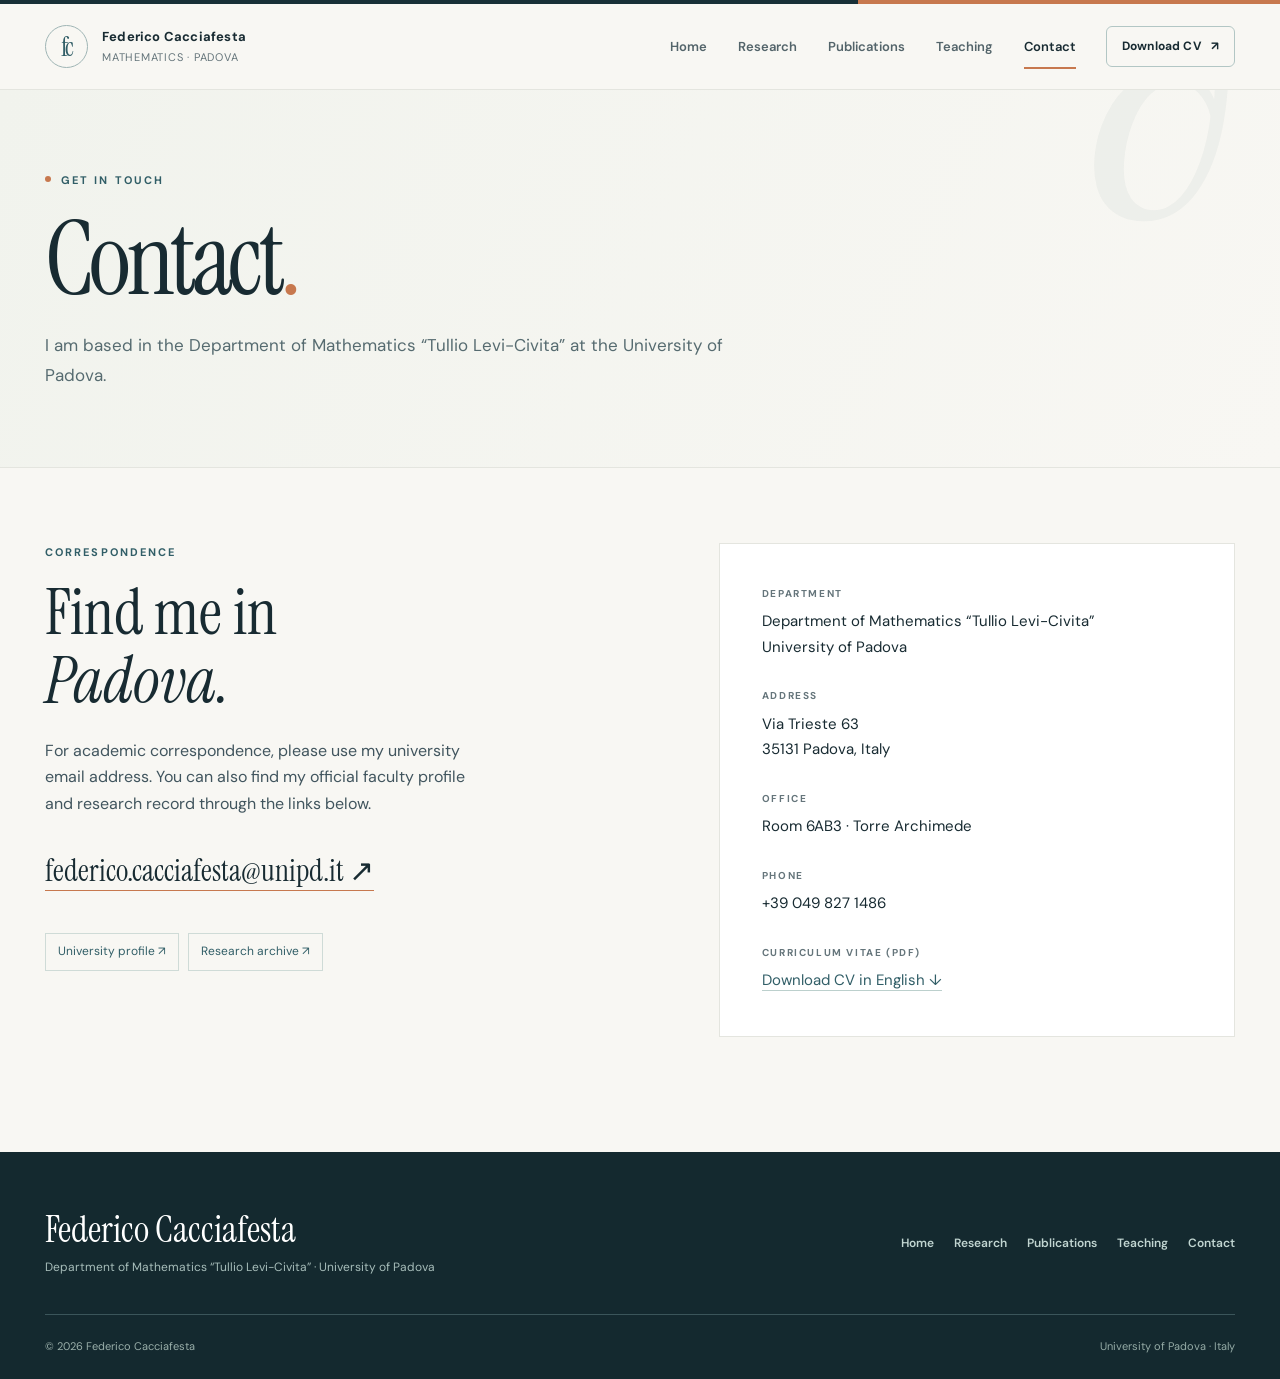
<file: Sito_Federico_Cacciafesta_Mathematical_Orbits_GitHub_Pages/contact.html>
<!doctype html>
<html lang="en">
<head>
<meta charset="utf-8">
<meta name="viewport" content="width=device-width, initial-scale=1">
<meta name="theme-color" content="#182b32">
<meta name="description" content="Federico Cacciafesta — Associate Professor of Mathematics at the University of Padova. Research in dispersive PDEs, Dirac equations, singular potentials, and nonlinear dynamics.">
<title>Contact — University of Padova</title>
<link rel="icon" href="assets/favicon.svg" type="image/svg+xml">
<link rel="stylesheet" href="assets/style.css">
</head>
<body>
<div class="topline" aria-hidden="true"></div>
<header class="site-header" id="site-header"><div class="header-inner container"><a class="identity" href="index.html" aria-label="Federico Cacciafesta homepage"><span class="monogram">fc</span><span class="identity-type"><span class="identity-name">Federico Cacciafesta</span><span class="identity-sub">Mathematics · Padova</span></span></a><nav class="main-nav" aria-label="Main navigation"><a class="nav-link" href="index.html">Home</a><a class="nav-link" href="research.html">Research</a><a class="nav-link" href="publications.html">Publications</a><a class="nav-link" href="teaching.html">Teaching</a><a class="nav-link active" href="contact.html">Contact</a><a class="nav-link mobile-cv" style="display:none" href="assets/CV_Cacciafesta_EN.pdf" download="Federico_Cacciafesta_CV_EN.pdf">Download CV (PDF) ↓</a></nav><a class="nav-cv" href="assets/CV_Cacciafesta_EN.pdf" download="Federico_Cacciafesta_CV_EN.pdf" title="Full academic CV in English">Download CV <span aria-hidden="true">↗</span></a><button class="mobile-menu-btn" type="button" id="menu-toggle" aria-expanded="false" aria-label="Open menu">☰</button></div></header>
<main id="app" tabindex="-1"><div class="fade-in"><section class="page-lead"><div class="container"><div class="eyebrow"><span class="dot"></span>Get in touch</div><h1>Contact<span style="color:var(--orange)">.</span></h1><p>I am based in the Department of Mathematics “Tullio Levi-Civita” at the University of Padova.</p></div></section><div class="page-main"><div class="container contact-layout"><div><div class="eyebrow">Correspondence</div><h2 class="contact-title">Find me in<br><em>Padova.</em></h2><p class="contact-intro">For academic correspondence, please use my university email address. You can also find my official faculty profile and research record through the links below.</p><a class="contact-email" href="mailto:federico.cacciafesta@unipd.it">federico.cacciafesta@unipd.it <span aria-hidden="true">↗</span></a><div class="external-badges"><a class="" href="https://www.math.unipd.it/en/department/people/federico.cacciafesta/" target="_blank" rel="noopener noreferrer">University profile ↗</a><a class="" href="https://www.research.unipd.it/cris/rp/rp84885" target="_blank" rel="noopener noreferrer">Research archive ↗</a></div></div><div class="contact-card"><div class="item"><div class="label">Department</div><div class="val">Department of Mathematics “Tullio Levi-Civita”<br>University of Padova</div></div><div class="item"><div class="label">Address</div><div class="val">Via Trieste 63<br>35131 Padova, Italy</div></div><div class="item"><div class="label">Office</div><div class="val">Room 6AB3 · Torre Archimede</div></div><div class="item"><div class="label">Phone</div><div class="val">+39 049 827 1486</div></div><div class="item"><div class="label">Curriculum vitae (PDF)</div><div class="val"><a href="assets/CV_Cacciafesta_EN.pdf" download="Federico_Cacciafesta_CV_EN.pdf">Download CV in English ↓</a></div></div></div></div></div></div></main>
<footer id="site-footer" class="site-footer"><div class="container"><div class="footer-top"><div><div class="footer-title">Federico Cacciafesta</div><div class="footer-sub">Department of Mathematics “Tullio Levi-Civita” · University of Padova</div></div><nav class="footer-links" aria-label="Footer navigation"><a class="" href="index.html">Home</a><a class="" href="research.html">Research</a><a class="" href="publications.html">Publications</a><a class="" href="teaching.html">Teaching</a><a class="" href="contact.html">Contact</a></nav></div><div class="footer-bottom"><span>© 2026 Federico Cacciafesta · Academic website concept</span><span class="muted">Made to be simple, accessible and easy to maintain.</span></div></div></footer>
<script src="assets/data.js"></script>
<script src="assets/app.js"></script>
</body>
</html>
</file>
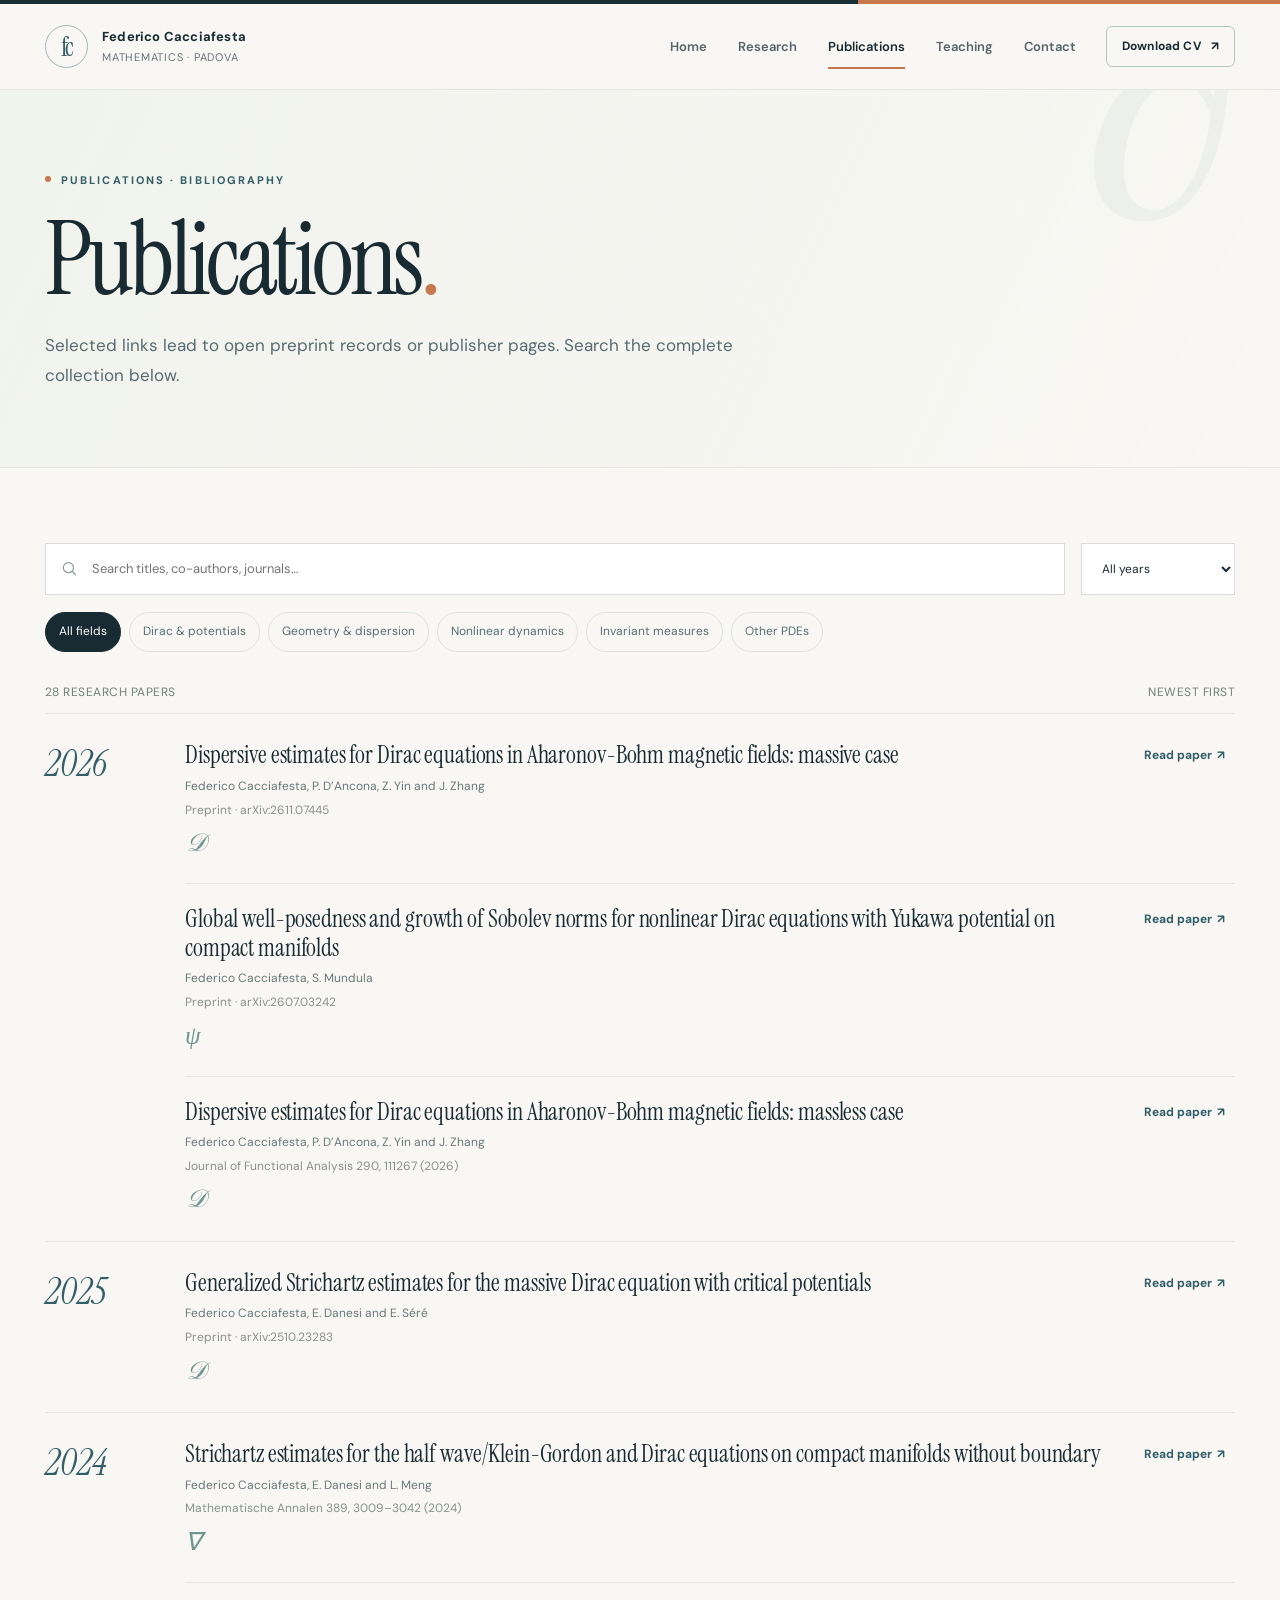
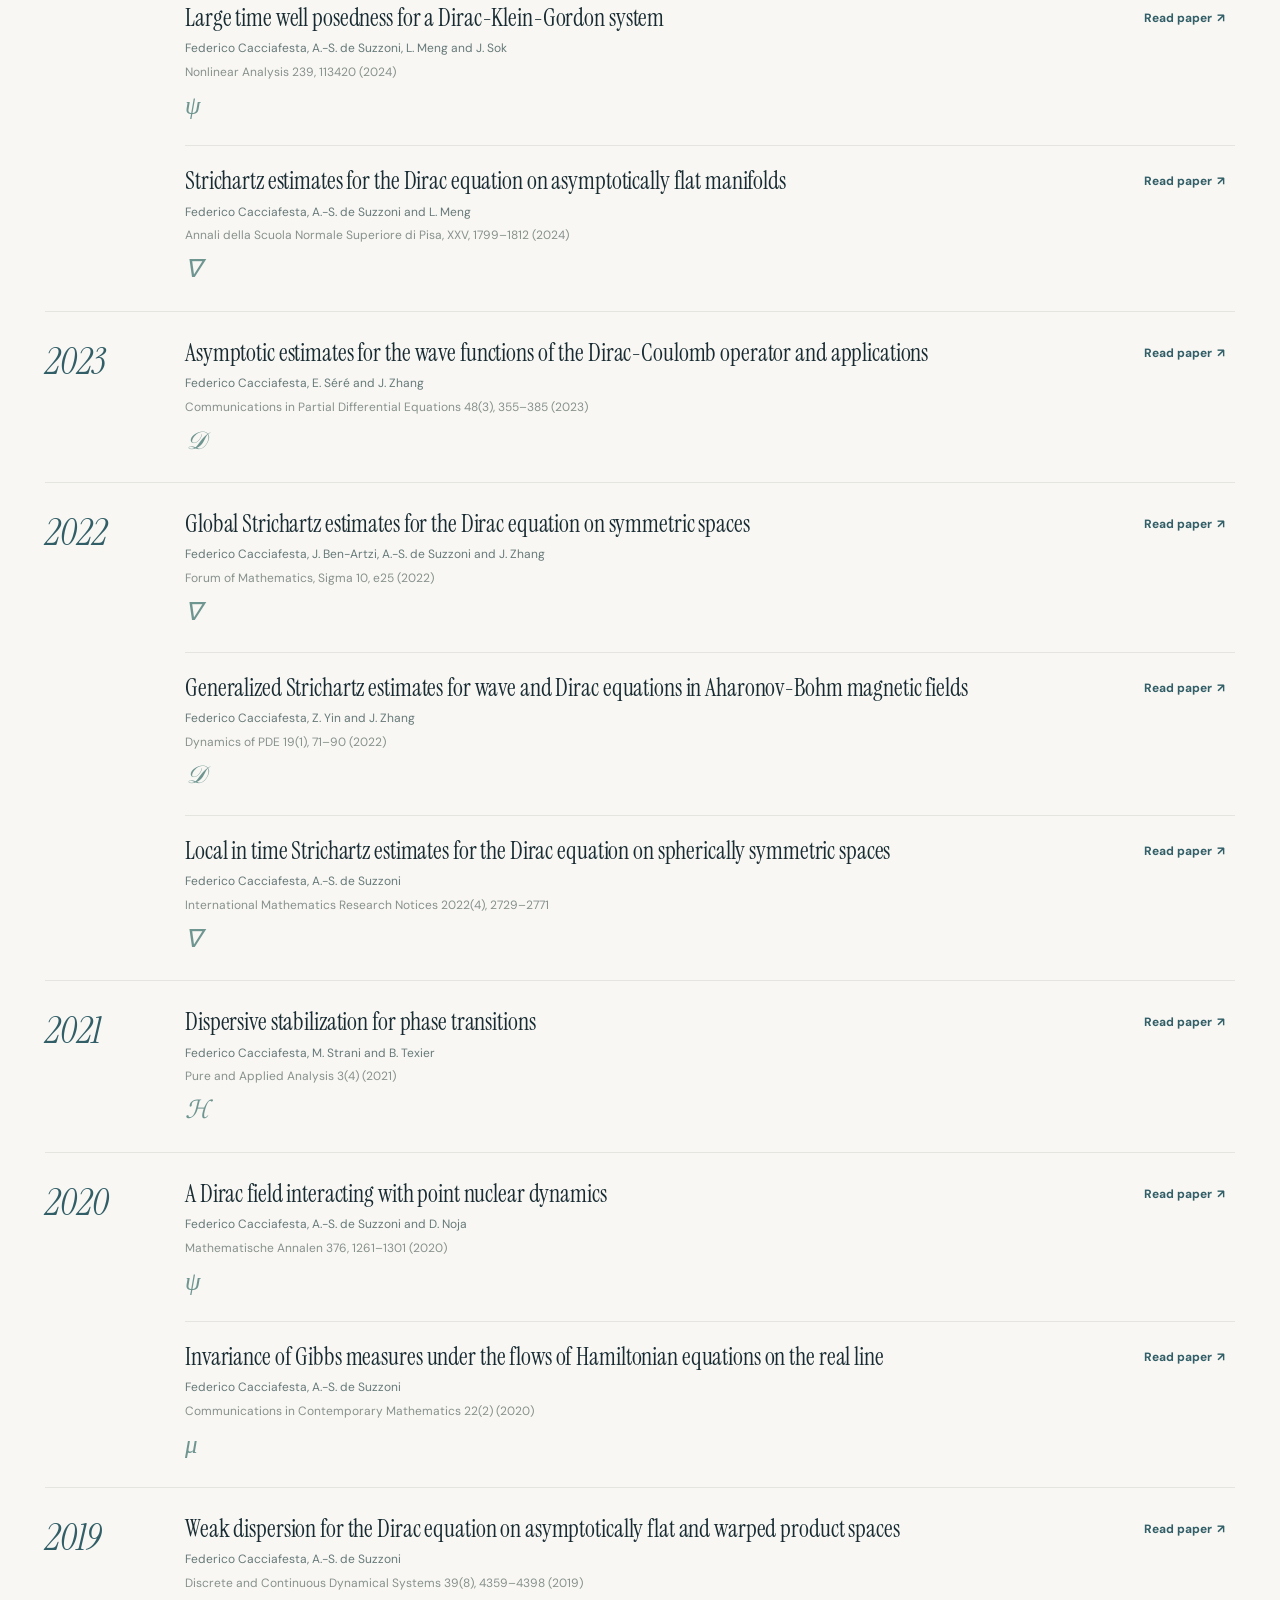
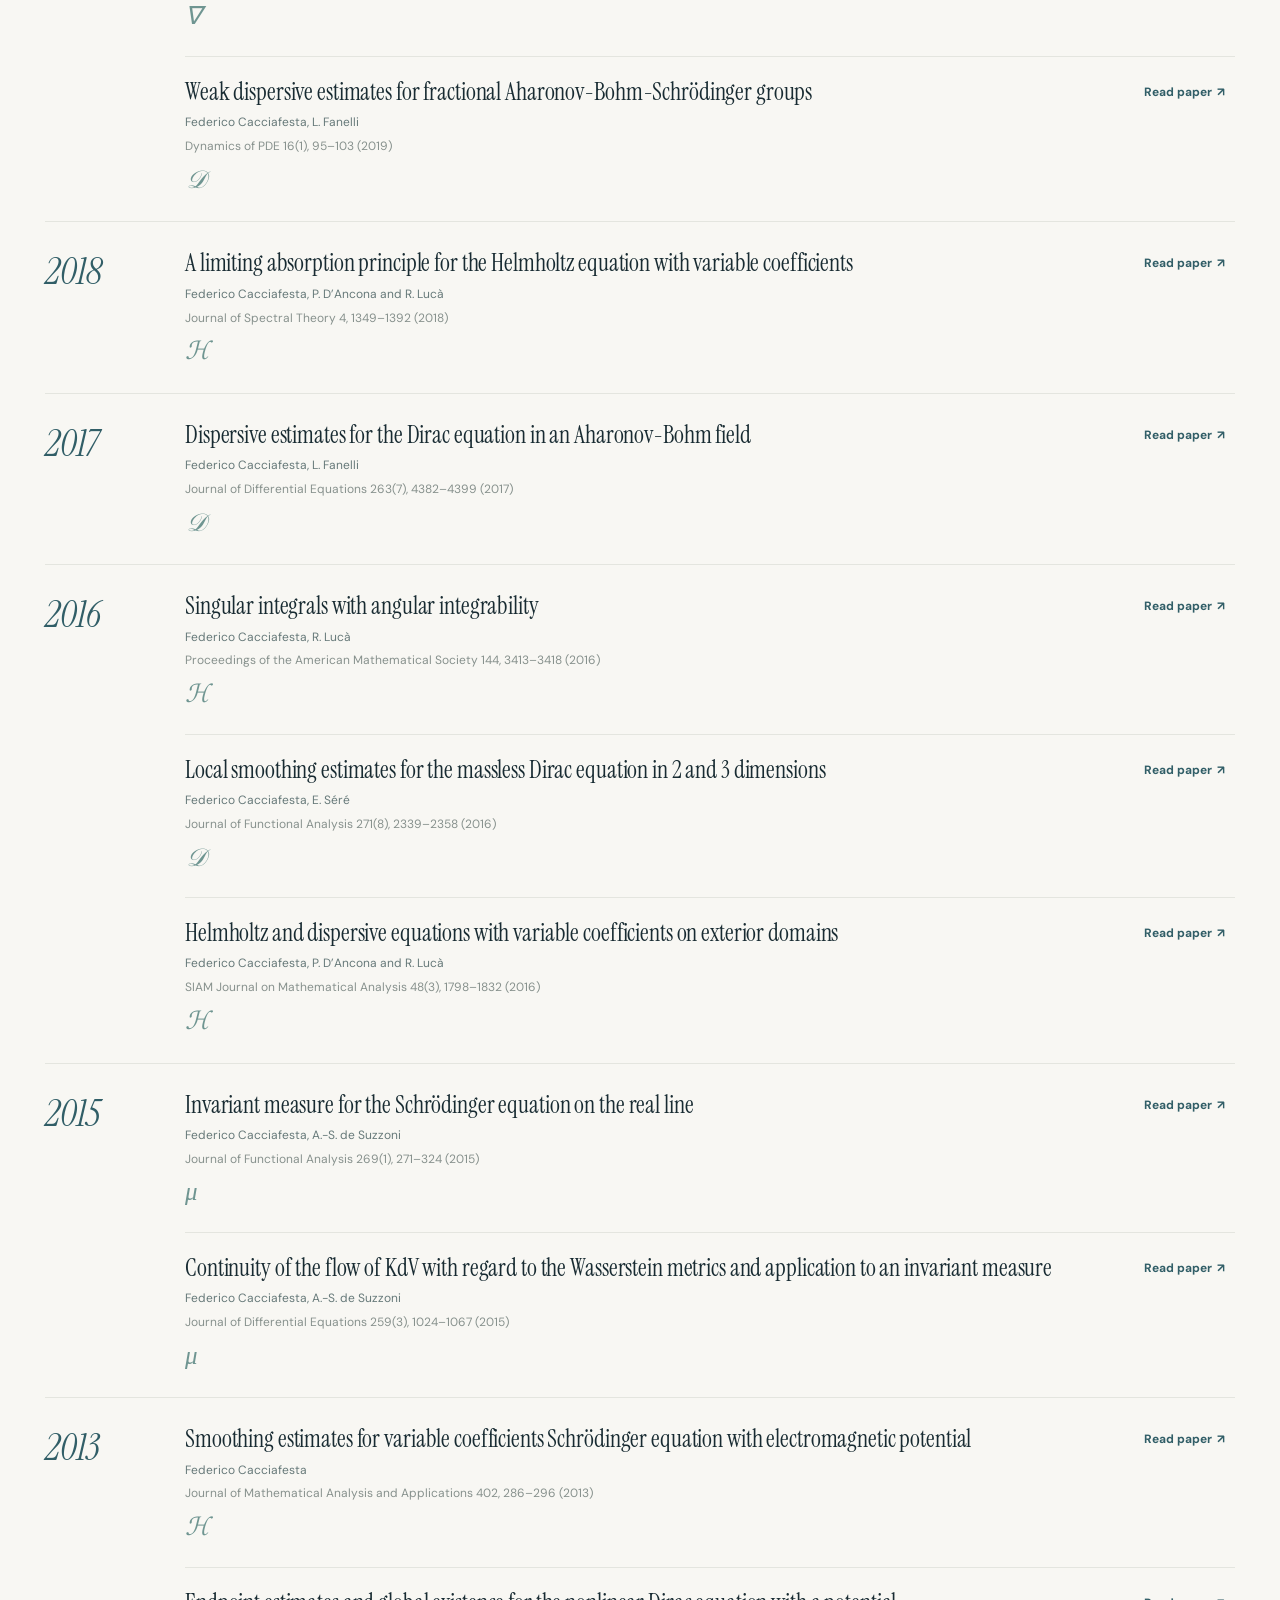
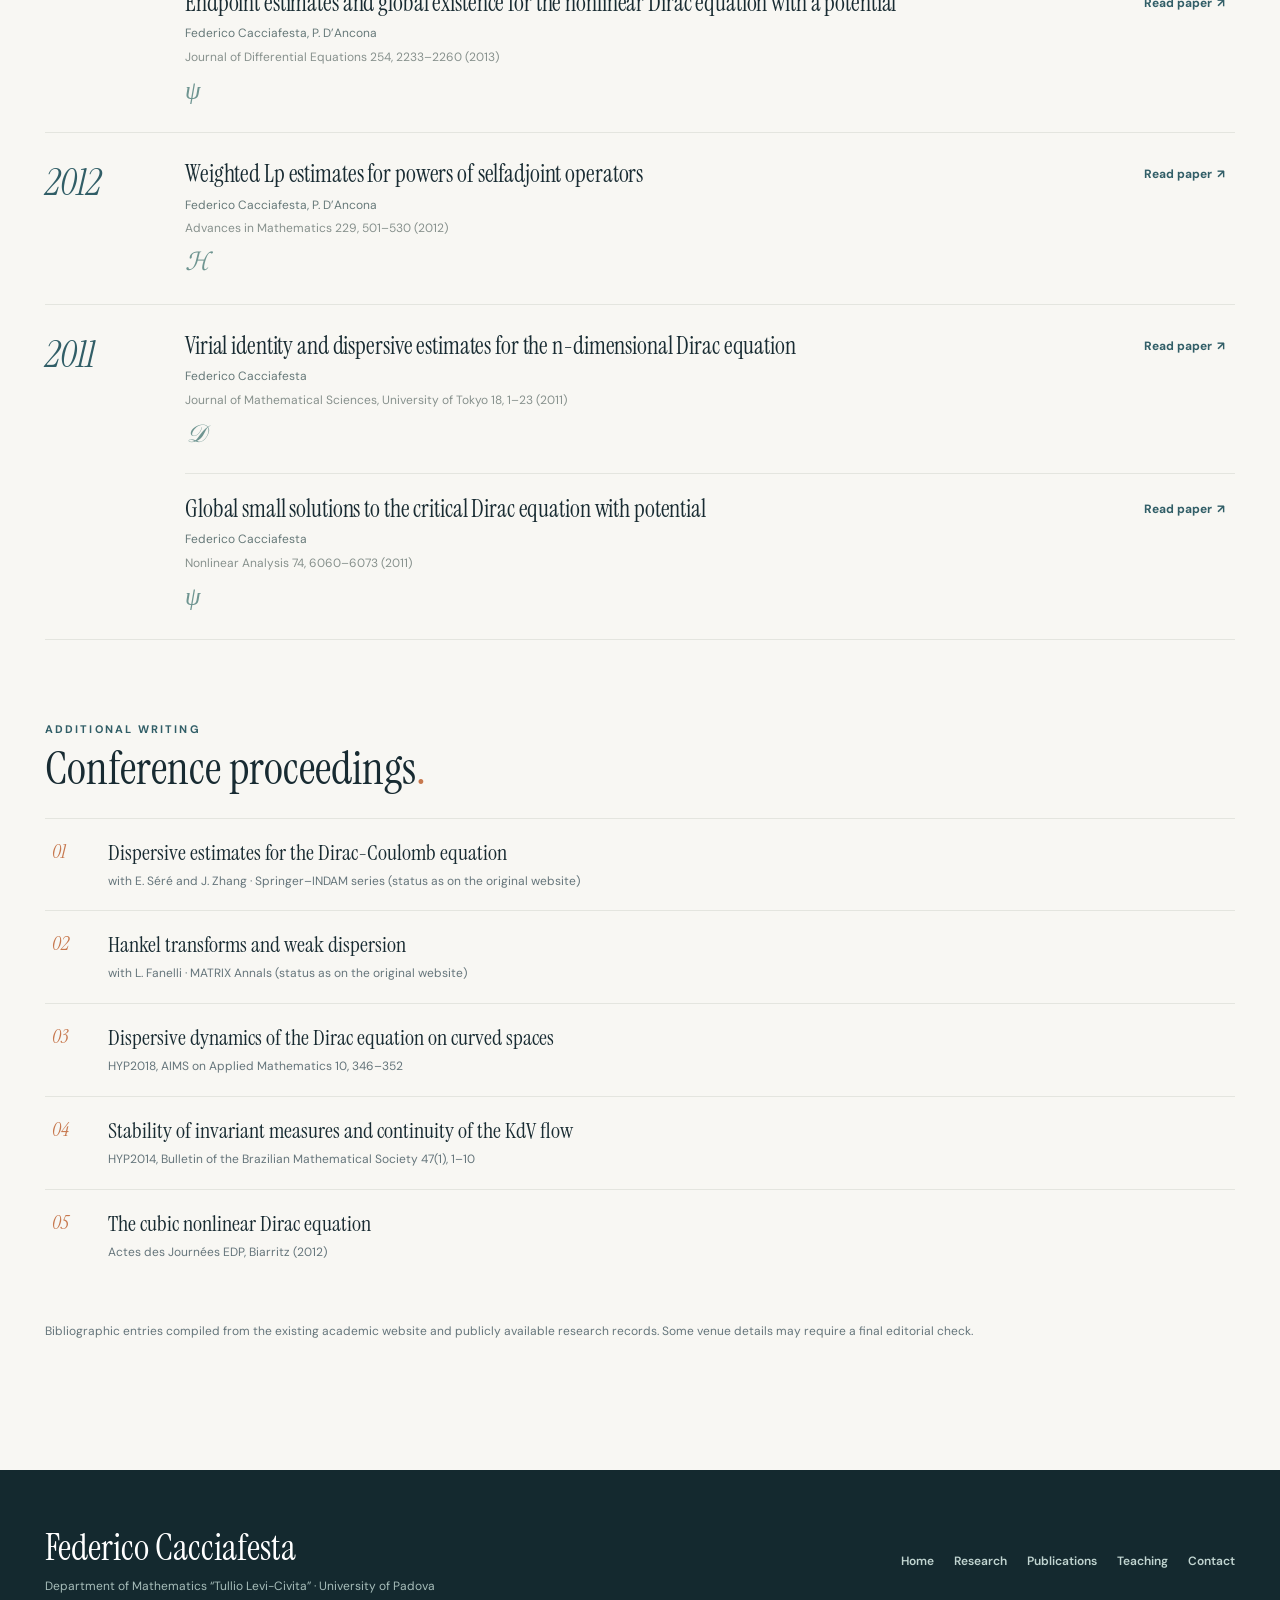
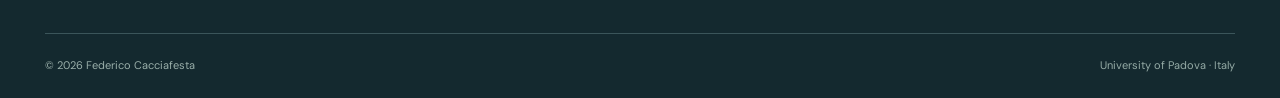
<file: Sito_Federico_Cacciafesta_Mathematical_Orbits_GitHub_Pages/publications.html>
<!doctype html>
<html lang="en">
<head>
<meta charset="utf-8">
<meta name="viewport" content="width=device-width, initial-scale=1">
<meta name="theme-color" content="#182b32">
<meta name="description" content="Federico Cacciafesta — Associate Professor of Mathematics at the University of Padova. Research in dispersive PDEs, Dirac equations, singular potentials, and nonlinear dynamics.">
<title>Publications — University of Padova</title>
<link rel="icon" href="assets/favicon.svg" type="image/svg+xml">
<link rel="stylesheet" href="assets/style.css">
</head>
<body>
<div class="topline" aria-hidden="true"></div>
<header class="site-header" id="site-header"><div class="header-inner container"><a class="identity" href="index.html" aria-label="Federico Cacciafesta homepage"><span class="monogram">fc</span><span class="identity-type"><span class="identity-name">Federico Cacciafesta</span><span class="identity-sub">Mathematics · Padova</span></span></a><nav class="main-nav" aria-label="Main navigation"><a class="nav-link" href="index.html">Home</a><a class="nav-link" href="research.html">Research</a><a class="nav-link active" href="publications.html">Publications</a><a class="nav-link" href="teaching.html">Teaching</a><a class="nav-link" href="contact.html">Contact</a><a class="nav-link mobile-cv" style="display:none" href="assets/CV_Cacciafesta_EN.pdf" download="Federico_Cacciafesta_CV_EN.pdf">Download CV (PDF) ↓</a></nav><a class="nav-cv" href="assets/CV_Cacciafesta_EN.pdf" download="Federico_Cacciafesta_CV_EN.pdf" title="Full academic CV in English">Download CV <span aria-hidden="true">↗</span></a><button class="mobile-menu-btn" type="button" id="menu-toggle" aria-expanded="false" aria-label="Open menu">☰</button></div></header>
<main id="app" tabindex="-1"><div class="fade-in"><section class="page-lead"><div class="container"><div class="eyebrow"><span class="dot"></span>Publications · Bibliography</div><h1>Publications<span style="color:var(--orange)">.</span></h1><p>Selected links lead to open preprint records or publisher pages. Search the complete collection below.</p></div></section><div class="page-main"><div class="container"><div class="pub-toolbar"><label class="searchbox"><svg xmlns="http://www.w3.org/2000/svg" viewBox="0 0 24 24" aria-hidden="true" fill="none" stroke="currentColor" stroke-width="1.7"><circle cx="10.8" cy="10.8" r="7.4"></circle><path d="m16.4 16.4 5 5"></path></svg><input id="pub-search" type="search" placeholder="Search titles, co-authors, journals…" aria-label="Search publications" autocomplete="off"></label><select id="pub-year" class="filter-select" aria-label="Filter by year"><option value="all">All years</option><option value="2026">2026</option><option value="2025">2025</option><option value="2024">2024</option><option value="2023">2023</option><option value="2022">2022</option><option value="2021">2021</option><option value="2020">2020</option><option value="2019">2019</option><option value="2018">2018</option><option value="2017">2017</option><option value="2016">2016</option><option value="2015">2015</option><option value="2013">2013</option><option value="2012">2012</option><option value="2011">2011</option></select></div><div id="pub-filters" class="filter-pills" role="group" aria-label="Filter by research topic"><button type="button" class="filter-btn active" data-area="All fields" aria-pressed="true">All fields</button><button type="button" class="filter-btn" data-area="Dirac &amp; potentials" aria-pressed="false">Dirac &amp; potentials</button><button type="button" class="filter-btn" data-area="Geometry &amp; dispersion" aria-pressed="false">Geometry &amp; dispersion</button><button type="button" class="filter-btn" data-area="Nonlinear dynamics" aria-pressed="false">Nonlinear dynamics</button><button type="button" class="filter-btn" data-area="Invariant measures" aria-pressed="false">Invariant measures</button><button type="button" class="filter-btn" data-area="Other PDEs" aria-pressed="false">Other PDEs</button></div><div class="results-meta"><span id="results-count">28 research papers</span><span>Newest first</span></div><div id="pub-list" class="publication-list"><section class="pub-year-group" aria-label="Papers published in 2026"><h2 class="pub-year-heading">2026</h2><div class="pub-year-entries"><article class="pub-item"><div class="pub-details"><h3 class="pub-title">Dispersive estimates for Dirac equations in Aharonov-Bohm magnetic fields: massive case</h3><p class="pub-authors">Federico Cacciafesta, P. D’Ancona, Z. Yin and J. Zhang</p><p class="pub-venue">Preprint · arXiv:2611.07445</p><span class="pub-glyph" title="Dirac equations and singular potentials" role="img" aria-label="Dirac equations and singular potentials">𝒟</span></div><a class="pub-open" href="https://arxiv.org/abs/2611.07445" target="_blank" rel="noopener noreferrer">Read paper <span aria-hidden="true">↗</span></a></article><article class="pub-item"><div class="pub-details"><h3 class="pub-title">Global well-posedness and growth of Sobolev norms for nonlinear Dirac equations with Yukawa potential on compact manifolds</h3><p class="pub-authors">Federico Cacciafesta, S. Mundula</p><p class="pub-venue">Preprint · arXiv:2607.03242</p><span class="pub-glyph" title="Nonlinear Dirac dynamics" role="img" aria-label="Nonlinear Dirac dynamics">ψ</span></div><a class="pub-open" href="https://arxiv.org/abs/2607.03242" target="_blank" rel="noopener noreferrer">Read paper <span aria-hidden="true">↗</span></a></article><article class="pub-item"><div class="pub-details"><h3 class="pub-title">Dispersive estimates for Dirac equations in Aharonov-Bohm magnetic fields: massless case</h3><p class="pub-authors">Federico Cacciafesta, P. D’Ancona, Z. Yin and J. Zhang</p><p class="pub-venue">Journal of Functional Analysis 290, 111267 (2026)</p><span class="pub-glyph" title="Dirac equations and singular potentials" role="img" aria-label="Dirac equations and singular potentials">𝒟</span></div><a class="pub-open" href="https://arxiv.org/abs/2407.12369" target="_blank" rel="noopener noreferrer">Read paper <span aria-hidden="true">↗</span></a></article></div></section><section class="pub-year-group" aria-label="Papers published in 2025"><h2 class="pub-year-heading">2025</h2><div class="pub-year-entries"><article class="pub-item"><div class="pub-details"><h3 class="pub-title">Generalized Strichartz estimates for the massive Dirac equation with critical potentials</h3><p class="pub-authors">Federico Cacciafesta, E. Danesi and E. Séré</p><p class="pub-venue">Preprint · arXiv:2510.23283</p><span class="pub-glyph" title="Dirac equations and singular potentials" role="img" aria-label="Dirac equations and singular potentials">𝒟</span></div><a class="pub-open" href="https://arxiv.org/abs/2510.23283" target="_blank" rel="noopener noreferrer">Read paper <span aria-hidden="true">↗</span></a></article></div></section><section class="pub-year-group" aria-label="Papers published in 2024"><h2 class="pub-year-heading">2024</h2><div class="pub-year-entries"><article class="pub-item"><div class="pub-details"><h3 class="pub-title">Strichartz estimates for the half wave/Klein-Gordon and Dirac equations on compact manifolds without boundary</h3><p class="pub-authors">Federico Cacciafesta, E. Danesi and L. Meng</p><p class="pub-venue">Mathematische Annalen 389, 3009–3042 (2024)</p><span class="pub-glyph" title="Geometry, dispersion and variable coefficients" role="img" aria-label="Geometry, dispersion and variable coefficients">∇</span></div><a class="pub-open" href="https://arxiv.org/abs/2303.05841" target="_blank" rel="noopener noreferrer">Read paper <span aria-hidden="true">↗</span></a></article><article class="pub-item"><div class="pub-details"><h3 class="pub-title">Large time well posedness for a Dirac-Klein-Gordon system</h3><p class="pub-authors">Federico Cacciafesta, A.-S. de Suzzoni, L. Meng and J. Sok</p><p class="pub-venue">Nonlinear Analysis 239, 113420 (2024)</p><span class="pub-glyph" title="Nonlinear Dirac dynamics" role="img" aria-label="Nonlinear Dirac dynamics">ψ</span></div><a class="pub-open" href="https://arxiv.org/abs/2110.08624" target="_blank" rel="noopener noreferrer">Read paper <span aria-hidden="true">↗</span></a></article><article class="pub-item"><div class="pub-details"><h3 class="pub-title">Strichartz estimates for the Dirac equation on asymptotically flat manifolds</h3><p class="pub-authors">Federico Cacciafesta, A.-S. de Suzzoni and L. Meng</p><p class="pub-venue">Annali della Scuola Normale Superiore di Pisa, XXV, 1799–1812 (2024)</p><span class="pub-glyph" title="Geometry, dispersion and variable coefficients" role="img" aria-label="Geometry, dispersion and variable coefficients">∇</span></div><a class="pub-open" href="https://arxiv.org/abs/2203.16096" target="_blank" rel="noopener noreferrer">Read paper <span aria-hidden="true">↗</span></a></article></div></section><section class="pub-year-group" aria-label="Papers published in 2023"><h2 class="pub-year-heading">2023</h2><div class="pub-year-entries"><article class="pub-item"><div class="pub-details"><h3 class="pub-title">Asymptotic estimates for the wave functions of the Dirac-Coulomb operator and applications</h3><p class="pub-authors">Federico Cacciafesta, E. Séré and J. Zhang</p><p class="pub-venue">Communications in Partial Differential Equations 48(3), 355–385 (2023)</p><span class="pub-glyph" title="Dirac equations and singular potentials" role="img" aria-label="Dirac equations and singular potentials">𝒟</span></div><a class="pub-open" href="https://arxiv.org/abs/2101.07185" target="_blank" rel="noopener noreferrer">Read paper <span aria-hidden="true">↗</span></a></article></div></section><section class="pub-year-group" aria-label="Papers published in 2022"><h2 class="pub-year-heading">2022</h2><div class="pub-year-entries"><article class="pub-item"><div class="pub-details"><h3 class="pub-title">Global Strichartz estimates for the Dirac equation on symmetric spaces</h3><p class="pub-authors">Federico Cacciafesta, J. Ben-Artzi, A.-S. de Suzzoni and J. Zhang</p><p class="pub-venue">Forum of Mathematics, Sigma 10, e25 (2022)</p><span class="pub-glyph" title="Geometry, dispersion and variable coefficients" role="img" aria-label="Geometry, dispersion and variable coefficients">∇</span></div><a class="pub-open" href="https://arxiv.org/abs/2101.09218" target="_blank" rel="noopener noreferrer">Read paper <span aria-hidden="true">↗</span></a></article><article class="pub-item"><div class="pub-details"><h3 class="pub-title">Generalized Strichartz estimates for wave and Dirac equations in Aharonov-Bohm magnetic fields</h3><p class="pub-authors">Federico Cacciafesta, Z. Yin and J. Zhang</p><p class="pub-venue">Dynamics of PDE 19(1), 71–90 (2022)</p><span class="pub-glyph" title="Dirac equations and singular potentials" role="img" aria-label="Dirac equations and singular potentials">𝒟</span></div><a class="pub-open" href="https://arxiv.org/abs/2008.00340" target="_blank" rel="noopener noreferrer">Read paper <span aria-hidden="true">↗</span></a></article><article class="pub-item"><div class="pub-details"><h3 class="pub-title">Local in time Strichartz estimates for the Dirac equation on spherically symmetric spaces</h3><p class="pub-authors">Federico Cacciafesta, A.-S. de Suzzoni</p><p class="pub-venue">International Mathematics Research Notices 2022(4), 2729–2771</p><span class="pub-glyph" title="Geometry, dispersion and variable coefficients" role="img" aria-label="Geometry, dispersion and variable coefficients">∇</span></div><a class="pub-open" href="https://arxiv.org/abs/1902.07572" target="_blank" rel="noopener noreferrer">Read paper <span aria-hidden="true">↗</span></a></article></div></section><section class="pub-year-group" aria-label="Papers published in 2021"><h2 class="pub-year-heading">2021</h2><div class="pub-year-entries"><article class="pub-item"><div class="pub-details"><h3 class="pub-title">Dispersive stabilization for phase transitions</h3><p class="pub-authors">Federico Cacciafesta, M. Strani and B. Texier</p><p class="pub-venue">Pure and Applied Analysis 3(4) (2021)</p><span class="pub-glyph" title="Harmonic analysis and other PDEs" role="img" aria-label="Harmonic analysis and other PDEs">ℋ</span></div><a class="pub-open" href="https://arxiv.org/abs/2102.01457" target="_blank" rel="noopener noreferrer">Read paper <span aria-hidden="true">↗</span></a></article></div></section><section class="pub-year-group" aria-label="Papers published in 2020"><h2 class="pub-year-heading">2020</h2><div class="pub-year-entries"><article class="pub-item"><div class="pub-details"><h3 class="pub-title">A Dirac field interacting with point nuclear dynamics</h3><p class="pub-authors">Federico Cacciafesta, A.-S. de Suzzoni and D. Noja</p><p class="pub-venue">Mathematische Annalen 376, 1261–1301 (2020)</p><span class="pub-glyph" title="Nonlinear Dirac dynamics" role="img" aria-label="Nonlinear Dirac dynamics">ψ</span></div><a class="pub-open" href="https://arxiv.org/abs/1709.05317" target="_blank" rel="noopener noreferrer">Read paper <span aria-hidden="true">↗</span></a></article><article class="pub-item"><div class="pub-details"><h3 class="pub-title">Invariance of Gibbs measures under the flows of Hamiltonian equations on the real line</h3><p class="pub-authors">Federico Cacciafesta, A.-S. de Suzzoni</p><p class="pub-venue">Communications in Contemporary Mathematics 22(2) (2020)</p><span class="pub-glyph" title="Invariant and Gibbs measures" role="img" aria-label="Invariant and Gibbs measures">μ</span></div><a class="pub-open" href="https://arxiv.org/abs/1512.02069" target="_blank" rel="noopener noreferrer">Read paper <span aria-hidden="true">↗</span></a></article></div></section><section class="pub-year-group" aria-label="Papers published in 2019"><h2 class="pub-year-heading">2019</h2><div class="pub-year-entries"><article class="pub-item"><div class="pub-details"><h3 class="pub-title">Weak dispersion for the Dirac equation on asymptotically flat and warped product spaces</h3><p class="pub-authors">Federico Cacciafesta, A.-S. de Suzzoni</p><p class="pub-venue">Discrete and Continuous Dynamical Systems 39(8), 4359–4398 (2019)</p><span class="pub-glyph" title="Geometry, dispersion and variable coefficients" role="img" aria-label="Geometry, dispersion and variable coefficients">∇</span></div><a class="pub-open" href="https://arxiv.org/abs/1602.04653" target="_blank" rel="noopener noreferrer">Read paper <span aria-hidden="true">↗</span></a></article><article class="pub-item"><div class="pub-details"><h3 class="pub-title">Weak dispersive estimates for fractional Aharonov-Bohm-Schrödinger groups</h3><p class="pub-authors">Federico Cacciafesta, L. Fanelli</p><p class="pub-venue">Dynamics of PDE 16(1), 95–103 (2019)</p><span class="pub-glyph" title="Dirac equations and singular potentials" role="img" aria-label="Dirac equations and singular potentials">𝒟</span></div><a class="pub-open" href="https://arxiv.org/abs/1604.02726" target="_blank" rel="noopener noreferrer">Read paper <span aria-hidden="true">↗</span></a></article></div></section><section class="pub-year-group" aria-label="Papers published in 2018"><h2 class="pub-year-heading">2018</h2><div class="pub-year-entries"><article class="pub-item"><div class="pub-details"><h3 class="pub-title">A limiting absorption principle for the Helmholtz equation with variable coefficients</h3><p class="pub-authors">Federico Cacciafesta, P. D’Ancona and R. Lucà</p><p class="pub-venue">Journal of Spectral Theory 4, 1349–1392 (2018)</p><span class="pub-glyph" title="Harmonic analysis and other PDEs" role="img" aria-label="Harmonic analysis and other PDEs">ℋ</span></div><a class="pub-open" href="https://arxiv.org/abs/1612.00950" target="_blank" rel="noopener noreferrer">Read paper <span aria-hidden="true">↗</span></a></article></div></section><section class="pub-year-group" aria-label="Papers published in 2017"><h2 class="pub-year-heading">2017</h2><div class="pub-year-entries"><article class="pub-item"><div class="pub-details"><h3 class="pub-title">Dispersive estimates for the Dirac equation in an Aharonov-Bohm field</h3><p class="pub-authors">Federico Cacciafesta, L. Fanelli</p><p class="pub-venue">Journal of Differential Equations 263(7), 4382–4399 (2017)</p><span class="pub-glyph" title="Dirac equations and singular potentials" role="img" aria-label="Dirac equations and singular potentials">𝒟</span></div><a class="pub-open" href="https://arxiv.org/abs/1612.09586" target="_blank" rel="noopener noreferrer">Read paper <span aria-hidden="true">↗</span></a></article></div></section><section class="pub-year-group" aria-label="Papers published in 2016"><h2 class="pub-year-heading">2016</h2><div class="pub-year-entries"><article class="pub-item"><div class="pub-details"><h3 class="pub-title">Singular integrals with angular integrability</h3><p class="pub-authors">Federico Cacciafesta, R. Lucà</p><p class="pub-venue">Proceedings of the American Mathematical Society 144, 3413–3418 (2016)</p><span class="pub-glyph" title="Harmonic analysis and other PDEs" role="img" aria-label="Harmonic analysis and other PDEs">ℋ</span></div><a class="pub-open" href="https://arxiv.org/abs/1509.07999" target="_blank" rel="noopener noreferrer">Read paper <span aria-hidden="true">↗</span></a></article><article class="pub-item"><div class="pub-details"><h3 class="pub-title">Local smoothing estimates for the massless Dirac equation in 2 and 3 dimensions</h3><p class="pub-authors">Federico Cacciafesta, E. Séré</p><p class="pub-venue">Journal of Functional Analysis 271(8), 2339–2358 (2016)</p><span class="pub-glyph" title="Dirac equations and singular potentials" role="img" aria-label="Dirac equations and singular potentials">𝒟</span></div><a class="pub-open" href="https://arxiv.org/abs/1503.00945" target="_blank" rel="noopener noreferrer">Read paper <span aria-hidden="true">↗</span></a></article><article class="pub-item"><div class="pub-details"><h3 class="pub-title">Helmholtz and dispersive equations with variable coefficients on exterior domains</h3><p class="pub-authors">Federico Cacciafesta, P. D’Ancona and R. Lucà</p><p class="pub-venue">SIAM Journal on Mathematical Analysis 48(3), 1798–1832 (2016)</p><span class="pub-glyph" title="Harmonic analysis and other PDEs" role="img" aria-label="Harmonic analysis and other PDEs">ℋ</span></div><a class="pub-open" href="https://arxiv.org/abs/1403.5288" target="_blank" rel="noopener noreferrer">Read paper <span aria-hidden="true">↗</span></a></article></div></section><section class="pub-year-group" aria-label="Papers published in 2015"><h2 class="pub-year-heading">2015</h2><div class="pub-year-entries"><article class="pub-item"><div class="pub-details"><h3 class="pub-title">Invariant measure for the Schrödinger equation on the real line</h3><p class="pub-authors">Federico Cacciafesta, A.-S. de Suzzoni</p><p class="pub-venue">Journal of Functional Analysis 269(1), 271–324 (2015)</p><span class="pub-glyph" title="Invariant and Gibbs measures" role="img" aria-label="Invariant and Gibbs measures">μ</span></div><a class="pub-open" href="https://www.sciencedirect.com/science/article/pii/S0022123615001755" target="_blank" rel="noopener noreferrer">Read paper <span aria-hidden="true">↗</span></a></article><article class="pub-item"><div class="pub-details"><h3 class="pub-title">Continuity of the flow of KdV with regard to the Wasserstein metrics and application to an invariant measure</h3><p class="pub-authors">Federico Cacciafesta, A.-S. de Suzzoni</p><p class="pub-venue">Journal of Differential Equations 259(3), 1024–1067 (2015)</p><span class="pub-glyph" title="Invariant and Gibbs measures" role="img" aria-label="Invariant and Gibbs measures">μ</span></div><a class="pub-open" href="https://www.sciencedirect.com/science/article/pii/S0022039615001059" target="_blank" rel="noopener noreferrer">Read paper <span aria-hidden="true">↗</span></a></article></div></section><section class="pub-year-group" aria-label="Papers published in 2013"><h2 class="pub-year-heading">2013</h2><div class="pub-year-entries"><article class="pub-item"><div class="pub-details"><h3 class="pub-title">Smoothing estimates for variable coefficients Schrödinger equation with electromagnetic potential</h3><p class="pub-authors">Federico Cacciafesta</p><p class="pub-venue">Journal of Mathematical Analysis and Applications 402, 286–296 (2013)</p><span class="pub-glyph" title="Harmonic analysis and other PDEs" role="img" aria-label="Harmonic analysis and other PDEs">ℋ</span></div><a class="pub-open" href="https://www.sciencedirect.com/science/article/pii/S0022247X13000577" target="_blank" rel="noopener noreferrer">Read paper <span aria-hidden="true">↗</span></a></article><article class="pub-item"><div class="pub-details"><h3 class="pub-title">Endpoint estimates and global existence for the nonlinear Dirac equation with a potential</h3><p class="pub-authors">Federico Cacciafesta, P. D’Ancona</p><p class="pub-venue">Journal of Differential Equations 254, 2233–2260 (2013)</p><span class="pub-glyph" title="Nonlinear Dirac dynamics" role="img" aria-label="Nonlinear Dirac dynamics">ψ</span></div><a class="pub-open" href="https://www.sciencedirect.com/science/article/pii/S002203961200455X" target="_blank" rel="noopener noreferrer">Read paper <span aria-hidden="true">↗</span></a></article></div></section><section class="pub-year-group" aria-label="Papers published in 2012"><h2 class="pub-year-heading">2012</h2><div class="pub-year-entries"><article class="pub-item"><div class="pub-details"><h3 class="pub-title">Weighted Lp estimates for powers of selfadjoint operators</h3><p class="pub-authors">Federico Cacciafesta, P. D’Ancona</p><p class="pub-venue">Advances in Mathematics 229, 501–530 (2012)</p><span class="pub-glyph" title="Harmonic analysis and other PDEs" role="img" aria-label="Harmonic analysis and other PDEs">ℋ</span></div><a class="pub-open" href="https://www.sciencedirect.com/science/article/pii/S0001870811003197" target="_blank" rel="noopener noreferrer">Read paper <span aria-hidden="true">↗</span></a></article></div></section><section class="pub-year-group" aria-label="Papers published in 2011"><h2 class="pub-year-heading">2011</h2><div class="pub-year-entries"><article class="pub-item"><div class="pub-details"><h3 class="pub-title">Virial identity and dispersive estimates for the n-dimensional Dirac equation</h3><p class="pub-authors">Federico Cacciafesta</p><p class="pub-venue">Journal of Mathematical Sciences, University of Tokyo 18, 1–23 (2011)</p><span class="pub-glyph" title="Dirac equations and singular potentials" role="img" aria-label="Dirac equations and singular potentials">𝒟</span></div><a class="pub-open" href="https://arxiv.org/abs/1103.0189" target="_blank" rel="noopener noreferrer">Read paper <span aria-hidden="true">↗</span></a></article><article class="pub-item"><div class="pub-details"><h3 class="pub-title">Global small solutions to the critical Dirac equation with potential</h3><p class="pub-authors">Federico Cacciafesta</p><p class="pub-venue">Nonlinear Analysis 74, 6060–6073 (2011)</p><span class="pub-glyph" title="Nonlinear Dirac dynamics" role="img" aria-label="Nonlinear Dirac dynamics">ψ</span></div><a class="pub-open" href="https://www.sciencedirect.com/science/article/pii/S0362546X11003968" target="_blank" rel="noopener noreferrer">Read paper <span aria-hidden="true">↗</span></a></article></div></section></div><div class="proceedings"><div class="eyebrow">Additional writing</div><h2>Conference proceedings<span style="color:var(--orange)">.</span></h2><div class="proceed-item"><span class="proceed-n">01</span><div><h3>Dispersive estimates for the Dirac-Coulomb equation</h3><p>with E. Séré and J. Zhang · Springer–INDAM series (status as on the original website)</p></div></div><div class="proceed-item"><span class="proceed-n">02</span><div><h3>Hankel transforms and weak dispersion</h3><p>with L. Fanelli · MATRIX Annals (status as on the original website)</p></div></div><div class="proceed-item"><span class="proceed-n">03</span><div><h3>Dispersive dynamics of the Dirac equation on curved spaces</h3><p>HYP2018, AIMS on Applied Mathematics 10, 346–352</p></div></div><div class="proceed-item"><span class="proceed-n">04</span><div><h3>Stability of invariant measures and continuity of the KdV flow</h3><p>HYP2014, Bulletin of the Brazilian Mathematical Society 47(1), 1–10</p></div></div><div class="proceed-item"><span class="proceed-n">05</span><div><h3>The cubic nonlinear Dirac equation</h3><p>Actes des Journées EDP, Biarritz (2012)</p></div></div></div><p style="font-size:12px;color:var(--quiet);margin-top:40px">Bibliographic entries compiled from the existing academic website and publicly available research records. Some venue details may require a final editorial check.</p></div></div></div></main>
<footer id="site-footer" class="site-footer"><div class="container"><div class="footer-top"><div><div class="footer-title">Federico Cacciafesta</div><div class="footer-sub">Department of Mathematics “Tullio Levi-Civita” · University of Padova</div></div><nav class="footer-links" aria-label="Footer navigation"><a class="" href="index.html">Home</a><a class="" href="research.html">Research</a><a class="" href="publications.html">Publications</a><a class="" href="teaching.html">Teaching</a><a class="" href="contact.html">Contact</a></nav></div><div class="footer-bottom"><span>© 2026 Federico Cacciafesta · Academic website concept</span><span class="muted">Made to be simple, accessible and easy to maintain.</span></div></div></footer>
<script src="assets/data.js"></script>
<script src="assets/app.js"></script>
</body>
</html>
</file>
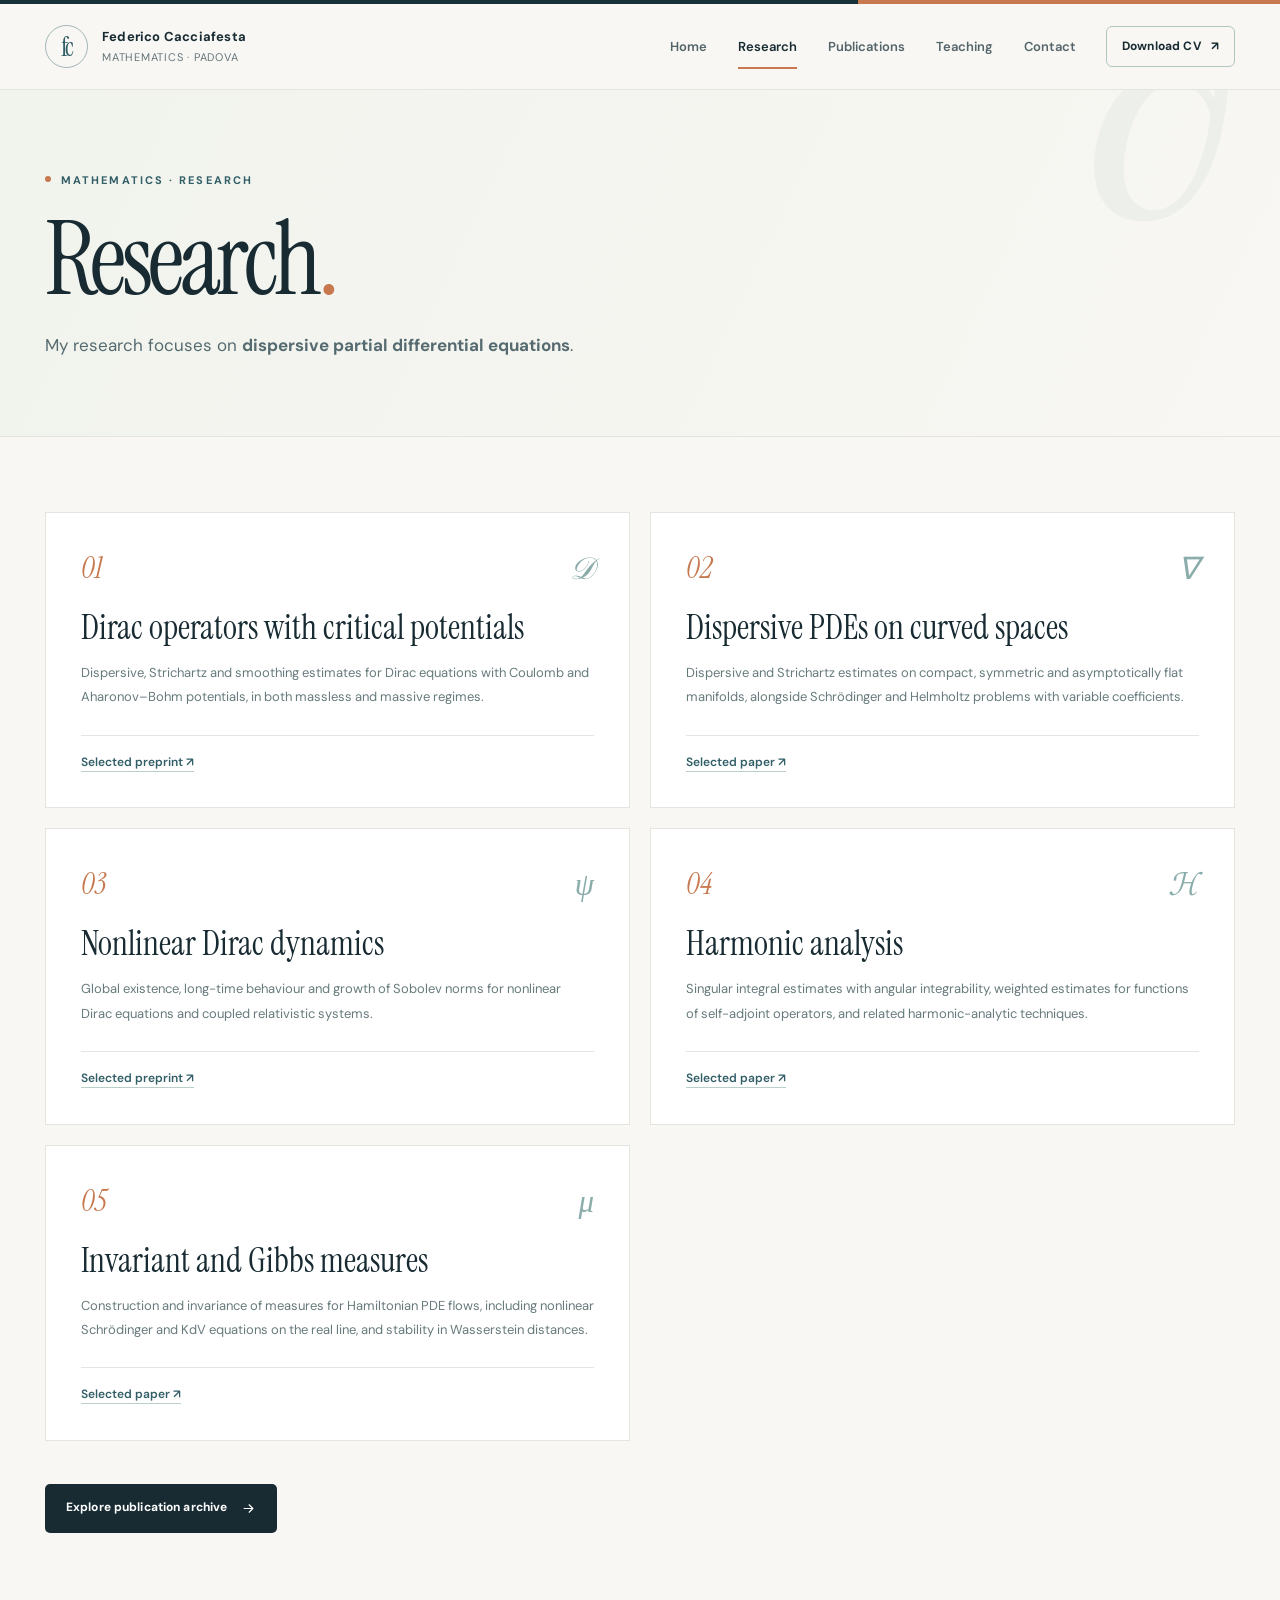
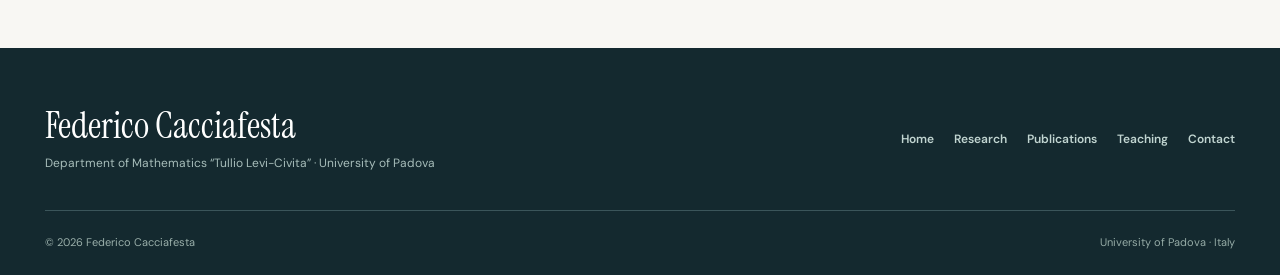
<file: Sito_Federico_Cacciafesta_Mathematical_Orbits_GitHub_Pages/research.html>
<!doctype html>
<html lang="en">
<head>
<meta charset="utf-8">
<meta name="viewport" content="width=device-width, initial-scale=1">
<meta name="theme-color" content="#182b32">
<meta name="description" content="Federico Cacciafesta — Associate Professor of Mathematics at the University of Padova. Research in dispersive PDEs, Dirac equations, singular potentials, and nonlinear dynamics.">
<title>Research — University of Padova</title>
<link rel="icon" href="assets/favicon.svg" type="image/svg+xml">
<link rel="stylesheet" href="assets/style.css">
</head>
<body>
<div class="topline" aria-hidden="true"></div>
<header class="site-header" id="site-header"><div class="header-inner container"><a class="identity" href="index.html" aria-label="Federico Cacciafesta homepage"><span class="monogram">fc</span><span class="identity-type"><span class="identity-name">Federico Cacciafesta</span><span class="identity-sub">Mathematics · Padova</span></span></a><nav class="main-nav" aria-label="Main navigation"><a class="nav-link" href="index.html">Home</a><a class="nav-link active" href="research.html">Research</a><a class="nav-link" href="publications.html">Publications</a><a class="nav-link" href="teaching.html">Teaching</a><a class="nav-link" href="contact.html">Contact</a><a class="nav-link mobile-cv" style="display:none" href="assets/CV_Cacciafesta_EN.pdf" download="Federico_Cacciafesta_CV_EN.pdf">Download CV (PDF) ↓</a></nav><a class="nav-cv" href="assets/CV_Cacciafesta_EN.pdf" download="Federico_Cacciafesta_CV_EN.pdf" title="Full academic CV in English">Download CV <span aria-hidden="true">↗</span></a><button class="mobile-menu-btn" type="button" id="menu-toggle" aria-expanded="false" aria-label="Open menu">☰</button></div></header>
<main id="app" tabindex="-1"><div class="fade-in"><section class="page-lead"><div class="container"><div class="eyebrow"><span class="dot"></span>Mathematics · Research</div><h1>Research<span style="color:var(--orange)">.</span></h1><p>My research focuses on <strong>dispersive partial differential equations</strong>.</p></div></section><div class="page-main"><div class="container"><div class="detail-grid"><article id="topic-dirac" class="detail-card"><div class="top"><span class="index">01</span><span class="glyph">𝒟</span></div><h3>Dirac operators with critical potentials</h3><p>Dispersive, Strichartz and smoothing estimates for Dirac equations with Coulomb and Aharonov–Bohm potentials, in both massless and massive regimes.</p><div class="selected"><a class="" href="https://arxiv.org/abs/2510.23283" target="_blank" rel="noopener noreferrer">Selected preprint ↗</a></div></article><article id="topic-manifolds" class="detail-card"><div class="top"><span class="index">02</span><span class="glyph">∇</span></div><h3>Dispersive PDEs on curved spaces</h3><p>Dispersive and Strichartz estimates on compact, symmetric and asymptotically flat manifolds, alongside Schrödinger and Helmholtz problems with variable coefficients.</p><div class="selected"><a class="" href="https://arxiv.org/abs/2303.05841" target="_blank" rel="noopener noreferrer">Selected paper ↗</a></div></article><article id="topic-nonlinear" class="detail-card"><div class="top"><span class="index">03</span><span class="glyph">ψ</span></div><h3>Nonlinear Dirac dynamics</h3><p>Global existence, long-time behaviour and growth of Sobolev norms for nonlinear Dirac equations and coupled relativistic systems.</p><div class="selected"><a class="" href="https://arxiv.org/abs/2607.03242" target="_blank" rel="noopener noreferrer">Selected preprint ↗</a></div></article><article id="topic-harmonic" class="detail-card"><div class="top"><span class="index">04</span><span class="glyph">ℋ</span></div><h3>Harmonic analysis</h3><p>Singular integral estimates with angular integrability, weighted estimates for functions of self-adjoint operators, and related harmonic-analytic techniques.</p><div class="selected"><a class="" href="https://arxiv.org/abs/1509.07999" target="_blank" rel="noopener noreferrer">Selected paper ↗</a></div></article><article id="topic-measures" class="detail-card"><div class="top"><span class="index">05</span><span class="glyph">μ</span></div><h3>Invariant and Gibbs measures</h3><p>Construction and invariance of measures for Hamiltonian PDE flows, including nonlinear Schrödinger and KdV equations on the real line, and stability in Wasserstein distances.</p><div class="selected"><a class="" href="https://www.sciencedirect.com/science/article/pii/S0022123615001755" target="_blank" rel="noopener noreferrer">Selected paper ↗</a></div></article></div><div class="section-bottom" style="margin-top:43px"><a class="button button-primary" href="publications.html">Explore publication archive <svg xmlns="http://www.w3.org/2000/svg" viewBox="0 0 24 24" aria-hidden="true" fill="none" stroke="currentColor" stroke-width="1.8" stroke-linecap="round" stroke-linejoin="round"><path d="M5 12h14M13 6l6 6-6 6"></path></svg></a></div></div></div></div></main>
<footer id="site-footer" class="site-footer"><div class="container"><div class="footer-top"><div><div class="footer-title">Federico Cacciafesta</div><div class="footer-sub">Department of Mathematics “Tullio Levi-Civita” · University of Padova</div></div><nav class="footer-links" aria-label="Footer navigation"><a class="" href="index.html">Home</a><a class="" href="research.html">Research</a><a class="" href="publications.html">Publications</a><a class="" href="teaching.html">Teaching</a><a class="" href="contact.html">Contact</a></nav></div><div class="footer-bottom"><span>© 2026 Federico Cacciafesta · Academic website concept</span><span class="muted">Made to be simple, accessible and easy to maintain.</span></div></div></footer>
<script src="assets/data.js"></script>
<script src="assets/app.js"></script>
</body>
</html>
</file>
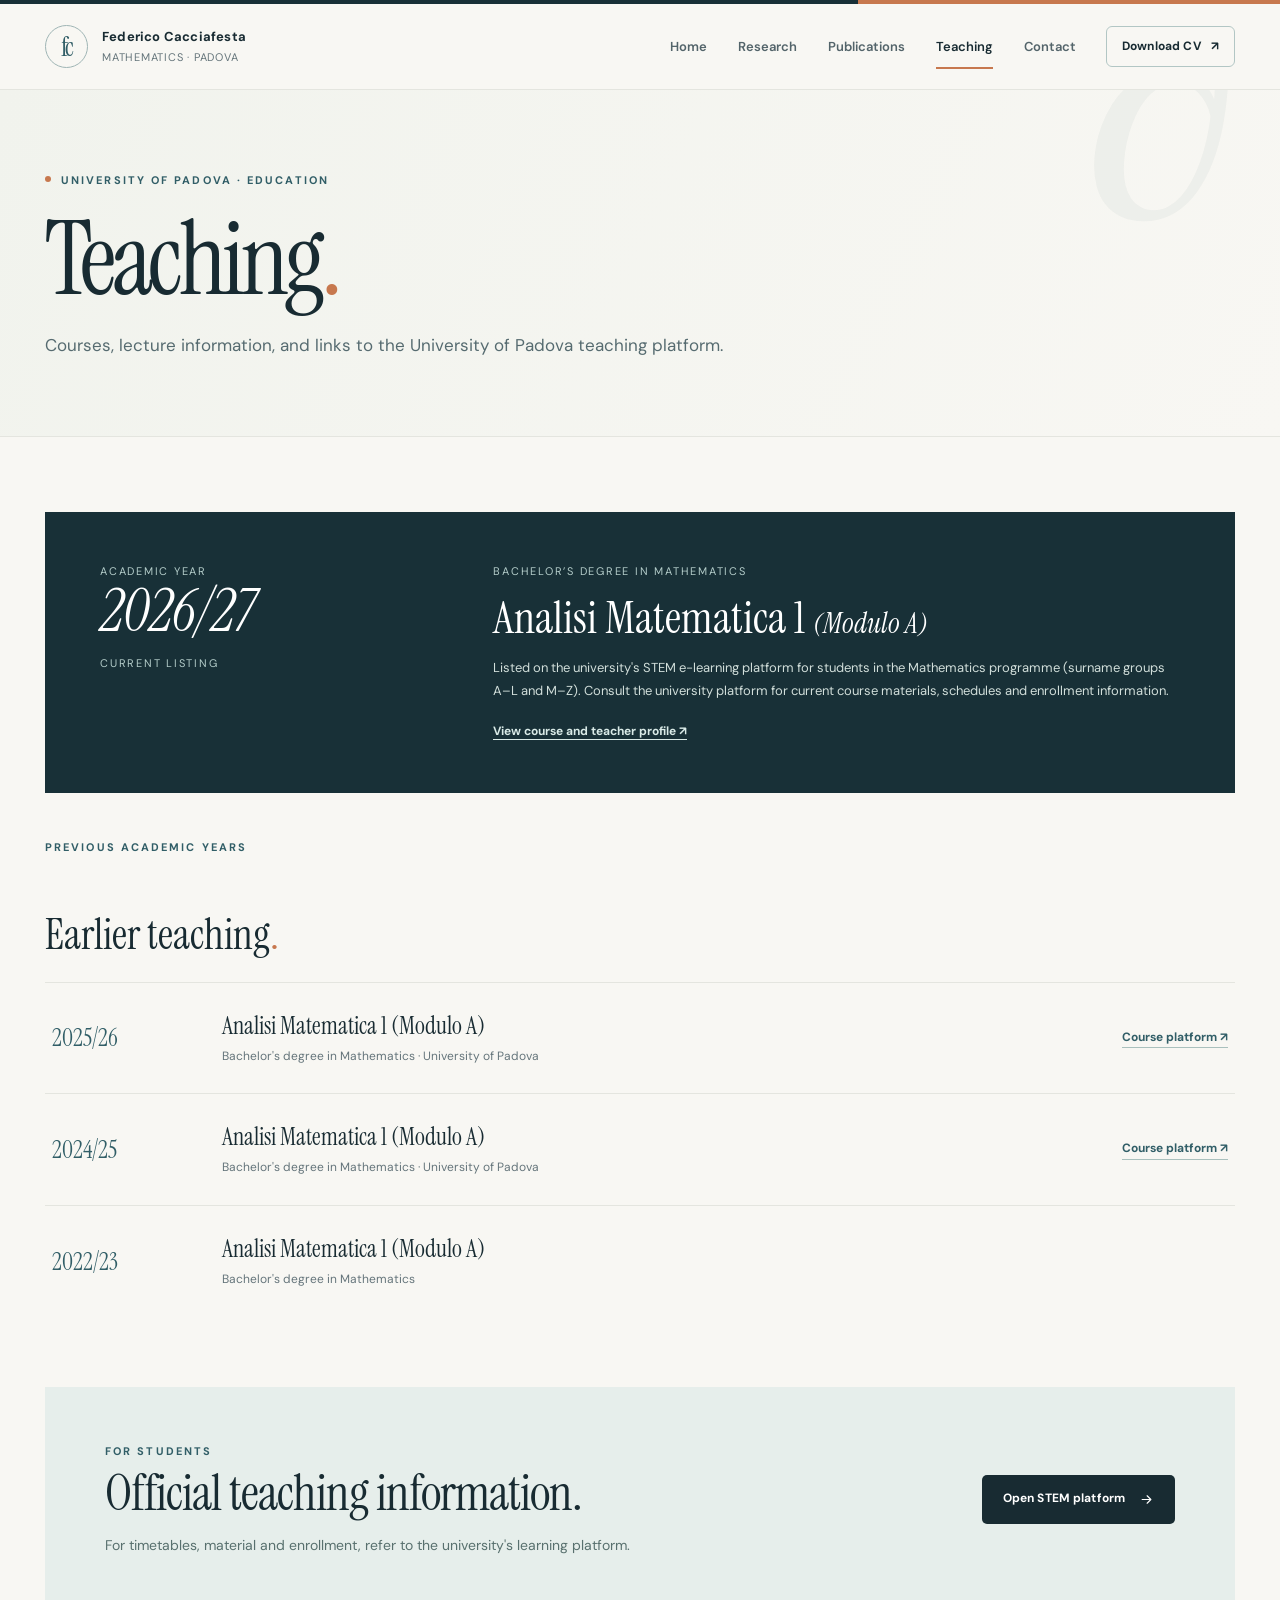
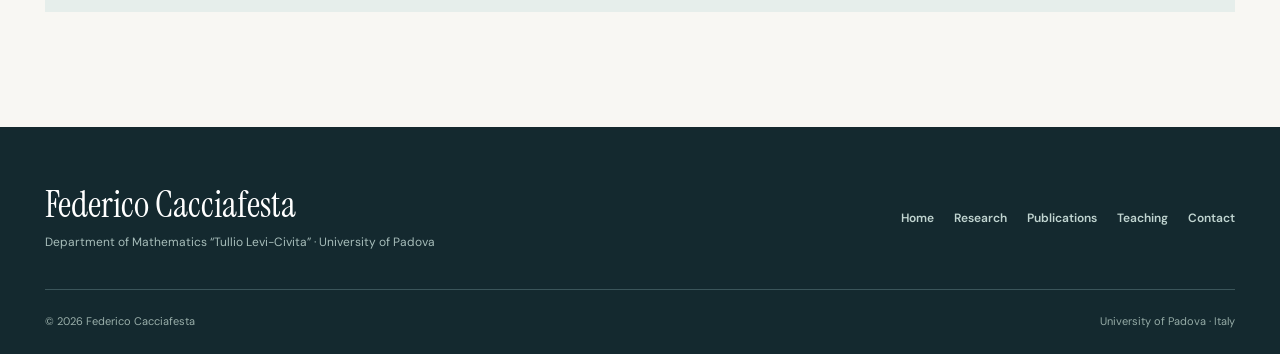
<file: Sito_Federico_Cacciafesta_Mathematical_Orbits_GitHub_Pages/teaching.html>
<!doctype html>
<html lang="en">
<head>
<meta charset="utf-8">
<meta name="viewport" content="width=device-width, initial-scale=1">
<meta name="theme-color" content="#182b32">
<meta name="description" content="Federico Cacciafesta — Associate Professor of Mathematics at the University of Padova. Research in dispersive PDEs, Dirac equations, singular potentials, and nonlinear dynamics.">
<title>Teaching — University of Padova</title>
<link rel="icon" href="assets/favicon.svg" type="image/svg+xml">
<link rel="stylesheet" href="assets/style.css">
</head>
<body>
<div class="topline" aria-hidden="true"></div>
<header class="site-header" id="site-header"><div class="header-inner container"><a class="identity" href="index.html" aria-label="Federico Cacciafesta homepage"><span class="monogram">fc</span><span class="identity-type"><span class="identity-name">Federico Cacciafesta</span><span class="identity-sub">Mathematics · Padova</span></span></a><nav class="main-nav" aria-label="Main navigation"><a class="nav-link" href="index.html">Home</a><a class="nav-link" href="research.html">Research</a><a class="nav-link" href="publications.html">Publications</a><a class="nav-link active" href="teaching.html">Teaching</a><a class="nav-link" href="contact.html">Contact</a><a class="nav-link mobile-cv" style="display:none" href="assets/CV_Cacciafesta_EN.pdf" download="Federico_Cacciafesta_CV_EN.pdf">Download CV (PDF) ↓</a></nav><a class="nav-cv" href="assets/CV_Cacciafesta_EN.pdf" download="Federico_Cacciafesta_CV_EN.pdf" title="Full academic CV in English">Download CV <span aria-hidden="true">↗</span></a><button class="mobile-menu-btn" type="button" id="menu-toggle" aria-expanded="false" aria-label="Open menu">☰</button></div></header>
<main id="app" tabindex="-1"><div class="fade-in"><section class="page-lead"><div class="container"><div class="eyebrow"><span class="dot"></span>University of Padova · Education</div><h1>Teaching<span style="color:var(--orange)">.</span></h1><p>Courses, lecture information, and links to the University of Padova teaching platform.</p></div></section><div class="page-main"><div class="container"><div class="course-current"><div><div class="tiny">Academic year</div><div class="year">2026/27</div><div class="tiny" style="margin-top:11px">Current listing</div></div><div><div class="tiny">Bachelor’s degree in Mathematics</div><h2>Analisi Matematica 1 <em style="font-size:.63em">(Modulo A)</em></h2><p>Listed on the university's STEM e-learning platform for students in the Mathematics programme (surname groups A–L and M–Z). Consult the university platform for current course materials, schedules and enrollment information.</p><a class="" href="https://stem.elearning.unipd.it/blocks/course_managers/manager.php?b=175&amp;id=369" target="_blank" rel="noopener noreferrer">View course and teacher profile ↗</a></div></div><div class="course-history"><div class="eyebrow">Previous academic years</div><h2>Earlier teaching<span style="color:var(--orange)">.</span></h2><div class="course-entry"><span class="date">2025/26</span><div><h3>Analisi Matematica 1 (Modulo A)</h3><p>Bachelor's degree in Mathematics · University of Padova</p></div><a class="" href="https://stem.elearning.unipd.it/blocks/course_managers/manager.php?b=175&amp;id=369" target="_blank" rel="noopener noreferrer">Course platform ↗</a></div><div class="course-entry"><span class="date">2024/25</span><div><h3>Analisi Matematica 1 (Modulo A)</h3><p>Bachelor's degree in Mathematics · University of Padova</p></div><a class="" href="https://stem.elearning.unipd.it/blocks/course_managers/manager.php?b=175&amp;id=369" target="_blank" rel="noopener noreferrer">Course platform ↗</a></div><div class="course-entry"><span class="date">2022/23</span><div><h3>Analisi Matematica 1 (Modulo A)</h3><p>Bachelor's degree in Mathematics</p></div></div></div><div class="cta-panel" style="margin-top:70px"><div><div class="eyebrow">For students</div><h2>Official teaching information.</h2><p>For timetables, material and enrollment, refer to the university's learning platform.</p></div><a class="button button-primary" href="https://stem.elearning.unipd.it/blocks/course_managers/manager.php?b=175&amp;id=369" target="_blank" rel="noopener noreferrer">Open STEM platform <svg xmlns="http://www.w3.org/2000/svg" viewBox="0 0 24 24" aria-hidden="true" fill="none" stroke="currentColor" stroke-width="1.8" stroke-linecap="round" stroke-linejoin="round"><path d="M5 12h14M13 6l6 6-6 6"></path></svg></a></div></div></div></div></main>
<footer id="site-footer" class="site-footer"><div class="container"><div class="footer-top"><div><div class="footer-title">Federico Cacciafesta</div><div class="footer-sub">Department of Mathematics “Tullio Levi-Civita” · University of Padova</div></div><nav class="footer-links" aria-label="Footer navigation"><a class="" href="index.html">Home</a><a class="" href="research.html">Research</a><a class="" href="publications.html">Publications</a><a class="" href="teaching.html">Teaching</a><a class="" href="contact.html">Contact</a></nav></div><div class="footer-bottom"><span>© 2026 Federico Cacciafesta · Academic website concept</span><span class="muted">Made to be simple, accessible and easy to maintain.</span></div></div></footer>
<script src="assets/data.js"></script>
<script src="assets/app.js"></script>
</body>
</html>
</file>
<file: style.css>
@import url('https://fonts.googleapis.com/css2?family=DM+Sans:wght@400;500;600;700&family=Instrument+Serif:ital@0;1&display=swap');
:root{
 --ink:#182b32;--ink-light:#41555e;--quiet:#65757b;--paper:#f8f7f3;--white:#fff;--rule:#e4e5df;
 --sea:#315e67;--sea-light:#e4eeed;--orange:#c7784e;--cream:#f1f0e9;--night:#183037;
 --serif:'Instrument Serif',Georgia,'Times New Roman',serif;
 --sans:'DM Sans',-apple-system,BlinkMacSystemFont,'Segoe UI',sans-serif;
 --width:1190px;
}
*{box-sizing:border-box}html{scroll-behavior:smooth}body{margin:0;color:var(--ink);background:var(--paper);font:15.5px/1.65 var(--sans);-webkit-font-smoothing:antialiased}
::selection{background:#c7ded8;color:var(--ink)}a{color:inherit;text-decoration:none}a:focus-visible,button:focus-visible,input:focus-visible,select:focus-visible{outline:3px solid var(--orange);outline-offset:3px}button,input,select{font:inherit}button{cursor:pointer}img,svg{max-width:100%}p{margin:0 0 1.15em}h1,h2,h3,h4{margin:0;font-weight:400}h1,h2,h3{font-family:var(--serif)}
.container{width:min(calc(100% - 80px),var(--width));margin:0 auto}.topline{height:4px;background:linear-gradient(90deg,#183037 0%,#183037 67%,#c7784e 67%,#c7784e 100%)}
.site-header{height:86px;background:rgba(248,247,243,.96);border-bottom:1px solid var(--rule);position:sticky;top:0;z-index:90;backdrop-filter:blur(18px)}
.header-inner{height:100%;display:flex;align-items:center;justify-content:space-between;gap:30px}.identity{display:flex;gap:14px;align-items:center;min-width:244px}.monogram{width:43px;height:43px;border:1px solid #9eb4b4;border-radius:50%;display:grid;place-items:center;font-family:var(--serif);font-size:26px;letter-spacing:-.08em;color:var(--sea)}
.identity-type{display:flex;flex-direction:column;line-height:1.24}.identity-name{font-size:13px;font-weight:700;letter-spacing:.015em}.identity-sub{font-size:11px;letter-spacing:.07em;color:var(--quiet);margin-top:6px;text-transform:uppercase}
.main-nav{display:flex;align-items:center;gap:31px;margin-left:auto}.nav-link{color:#53646a;font-size:13px;font-weight:600;position:relative;transition:color .2s}.nav-link:hover,.nav-link.active{color:var(--ink)}.nav-link.active:after{content:'';position:absolute;left:0;right:0;bottom:-12px;height:2px;background:var(--orange)}
.nav-cv{display:inline-flex;align-items:center;gap:10px;border:1px solid #b2c6c4;border-radius:6px;padding:10px 15px;font-size:12px;letter-spacing:.015em;font-weight:700;white-space:nowrap;transition:.2s}.nav-cv:hover{border-color:var(--ink);background:var(--sea-light)}
.mobile-menu-btn{display:none;border:1px solid var(--rule);border-radius:6px;background:transparent;padding:8px 12px;color:var(--ink);font-size:22px;line-height:1}
.eyebrow{font-size:11px;letter-spacing:.19em;text-transform:uppercase;font-weight:700;color:var(--sea)}.eyebrow.white{color:#a3c3c0}.eyebrow .dot{width:6px;height:6px;border-radius:100%;background:var(--orange);display:inline-block;margin:0 10px 2px 0}
.hero{position:relative;overflow:hidden;background:var(--paper);border-bottom:1px solid var(--rule)}.hero-inner{min-height:655px;display:grid;grid-template-columns:56% 44%;align-items:center;gap:12px;padding:67px 0 79px}.hero-copy{position:relative;z-index:2}.hero h1{font-size:95px;font-size:clamp(70px,7.2vw,107px);line-height:.98;letter-spacing:-.055em;margin:23px 0 20px;max-width:750px}.hero h1 em{font-style:italic;color:var(--sea);font-weight:400}.hero-role{font-size:17px;font-weight:700;letter-spacing:-.016em}.hero-institution{margin-top:5px;color:var(--quiet);font-size:15px}.hero-desc{max-width:540px;margin:31px 0 33px;color:var(--ink-light);font-size:17px;line-height:1.77}.hero-actions{display:flex;gap:12px;align-items:center;flex-wrap:wrap}
.button{display:inline-flex;align-items:center;justify-content:center;gap:14px;border-radius:5px;padding:13px 20px;min-height:49px;font-weight:700;font-size:12px;letter-spacing:.01em;border:1px solid transparent;transition:transform .2s,background .2s,border-color .2s}.button:hover{transform:translateY(-2px)}.button-primary{background:var(--ink);color:white}.button-primary:hover{background:#31545c}.button-secondary{border-color:#b8c8c6;background:transparent;color:var(--ink)}.button-secondary:hover{background:var(--sea-light);border-color:var(--sea)}.button svg{width:15px;height:15px}
.hero-art{align-self:stretch;min-height:580px;position:relative;display:flex;align-items:center;justify-content:center}.art-square{position:absolute;inset:7% 0 4% 4%;background:linear-gradient(145deg,#e8ece7 0%,#dbe8e4 56%,#e8e8df 100%);border-radius:180px 180px 13px 13px;overflow:hidden}.art-grid{position:absolute;inset:0;background-image:linear-gradient(rgba(31,80,84,.055) 1px,transparent 1px),linear-gradient(90deg,rgba(31,80,84,.055) 1px,transparent 1px);background-size:35px 35px;mask-image:linear-gradient(to top,transparent,black 40%)}.art-svg{position:absolute;inset:8% 2% 7% 0;width:100%;height:85%}.art-label{position:absolute;bottom:12%;left:15%;font:italic 33px var(--serif);color:var(--sea);letter-spacing:.015em}.art-stamp{position:absolute;right:0;top:19%;width:102px;height:102px;border:1px solid #a8bfbb;border-radius:50%;background:rgba(247,248,242,.78);display:grid;place-items:center;text-align:center;font-size:10px;line-height:1.7;text-transform:uppercase;letter-spacing:.13em;color:var(--sea);transform:rotate(12deg)}.art-index{position:absolute;top:13%;left:13%;font-size:10px;letter-spacing:.12em;color:#65827f;writing-mode:vertical-rl}
.mini-strip{border-bottom:1px solid var(--rule);background:white}.strip-inner{display:flex;justify-content:space-between;align-items:center;gap:22px;padding:24px 0}.strip-label{font-size:11px;letter-spacing:.14em;color:var(--quiet);font-weight:700;text-transform:uppercase;white-space:nowrap}.strip-items{display:flex;gap:12px;flex-wrap:wrap;justify-content:flex-end}.strip-items span{font-size:12px;background:var(--paper);border-radius:2px;padding:7px 12px;color:#4f6666}
.section{padding:112px 0}.section-white{background:white}.section-offwhite{background:var(--paper)}.section-dark{background:var(--night);color:#f5f7f3}.section-head{display:flex;justify-content:space-between;gap:35px;align-items:end;margin-bottom:44px}.section-head h2{font-size:59px;font-size:clamp(46px,5vw,65px);line-height:1.05;letter-spacing:-.026em;margin:10px 0 0}.section-intro{max-width:390px;color:var(--quiet);margin:0;font-size:15px;line-height:1.8}.section-dark .section-intro{color:#b4c9c7}.text-link{font-size:12px;font-weight:700;border-bottom:1px solid var(--orange);padding-bottom:5px;white-space:nowrap}.text-link:hover{color:var(--orange)}.small-arrow{font-size:18px;margin-left:8px}
.research-grid{display:grid;grid-template-columns:repeat(2,minmax(0,1fr));gap:18px}.research-card{display:flex;min-height:255px;flex-direction:column;align-items:flex-start;padding:29px 28px;border:1px solid var(--rule);background:#fcfcfa;transition:background .2s,border-color .2s,transform .2s}.research-card:hover{background:var(--sea-light);border-color:#c5d6d2;transform:translateY(-4px)}.research-card .num{font:italic 28px var(--serif);color:var(--orange)}.research-card h3{font-size:29px;line-height:1.13;letter-spacing:-.014em;margin-top:29px}.research-card p{color:var(--quiet);font-size:13px;line-height:1.85;margin:14px 0 24px}.research-card .arrow{font-size:21px;margin-top:auto;color:var(--sea)}
.recent-list{border-top:1px solid rgba(255,255,255,.23)}.recent-item{display:grid;grid-template-columns:95px 1fr auto;gap:30px;align-items:start;padding:29px 4px;border-bottom:1px solid rgba(255,255,255,.18);transition:background .2s}.recent-item:hover{background:rgba(255,255,255,.035)}.recent-year{font-size:12px;letter-spacing:.07em;color:#a8c5c3;padding-top:9px}.recent-item h3{font:26px/1.18 var(--serif);max-width:790px;margin:0 0 9px}.recent-item p{font-size:12px;color:#c0d1cd;margin:0}.recent-arrow{width:34px;height:34px;border:1px solid rgba(255,255,255,.35);border-radius:50%;display:grid;place-items:center;align-self:center;font-size:16px;color:white}.section-bottom{margin-top:36px}
.cta-panel{background:#e6eeeb;display:grid;grid-template-columns:1fr auto;align-items:center;gap:40px;padding:55px 60px}.cta-panel h2{font-size:50px;line-height:1.05;letter-spacing:-.02em;margin:7px 0 14px}.cta-panel p{margin:0;color:#58706e;font-size:14px}
.page-lead{background:linear-gradient(115deg,#f1f3ed,var(--paper));padding:81px 0 76px;border-bottom:1px solid var(--rule);position:relative;overflow:hidden}.page-lead:after{content:'∂';font:italic 320px var(--serif);color:rgba(65,105,103,.05);position:absolute;right:3%;top:-190px;pointer-events:none}.page-lead h1{font-size:100px;font-size:clamp(66px,8vw,110px);line-height:1.05;letter-spacing:-.044em;margin:17px 0 16px}.page-lead p{max-width:700px;font-size:17px;color:#566b70;line-height:1.8;margin:0}.page-main{padding:75px 0 115px;min-height:540px}.two-col{display:grid;grid-template-columns:1fr 2.15fr;gap:70px}.side-note{border-top:2px solid var(--orange);padding-top:18px;align-self:start}.side-note .small{font-size:12px;color:var(--quiet);line-height:1.85}.side-note h3{font:30px var(--serif);margin-bottom:13px}.body-copy{font-size:16px;line-height:1.9;color:#425960;max-width:760px}.body-copy p{margin-bottom:22px}.body-copy strong{color:var(--ink)}
.detail-grid{display:grid;grid-template-columns:1fr 1fr;gap:20px;margin-top:52px}.detail-card{border:1px solid var(--rule);background:white;padding:35px}.detail-card .top{display:flex;justify-content:space-between;gap:12px;margin-bottom:20px}.detail-card .index{font:italic 30px var(--serif);color:var(--orange)}.detail-card .glyph{font:italic 31px var(--serif);color:#8aacaa}.detail-card h3{font:34px/1.09 var(--serif);margin-bottom:15px}.detail-card p{font-size:13px;color:#677a7c;margin:0;line-height:1.86}.detail-card .selected{margin-top:25px;border-top:1px solid var(--rule);padding-top:17px;font-size:12px;font-weight:600;color:var(--sea)}.detail-card .selected a{text-decoration:underline;text-decoration-color:#bacfc8;text-underline-offset:5px}
.pub-toolbar{display:flex;justify-content:space-between;gap:16px;flex-wrap:wrap;margin:0 0 17px}.searchbox{display:flex;align-items:center;gap:12px;border:1px solid #d9ded9;background:white;padding:0 15px;min-height:52px;flex:1;min-width:260px}.searchbox svg{width:17px;height:17px;color:#8a9d98}.searchbox input{border:0;outline:0;background:transparent;width:100%;height:50px;color:var(--ink);font-size:13px}.searchbox input:focus-visible{outline:none}.filter-select{border:1px solid #d9ded9;padding:0 16px;min-height:52px;background:white;color:var(--ink);min-width:154px;font-size:12px}.filter-pills{display:flex;gap:8px;flex-wrap:wrap;margin-bottom:31px}.filter-btn{padding:9px 13px;border:1px solid #dce2df;background:transparent;color:#567072;border-radius:20px;font-size:12px}.filter-btn:hover{border-color:var(--sea)}.filter-btn.active{background:var(--ink);color:white;border-color:var(--ink)}.results-meta{display:flex;align-items:center;justify-content:space-between;color:#70807d;font-size:12px;letter-spacing:.04em;text-transform:uppercase;margin:27px 0 11px}.publication-list{border-top:1px solid var(--rule)}.pub-item{display:grid;grid-template-columns:62px minmax(0,1fr) 96px;gap:20px;padding:26px 8px;border-bottom:1px solid var(--rule);background:transparent}.pub-item:hover{background:#fff}.pub-year{font:italic 25px var(--serif);color:var(--sea);line-height:1.2}.pub-title{font:24px/1.22 var(--serif);margin:0 0 7px;letter-spacing:-.005em}.pub-authors{font-size:12px;color:#667979;margin:0 0 4px}.pub-venue{font-size:12px;color:#87918d;margin:0}.pub-topic{display:inline-flex;font-size:10px;line-height:1.4;letter-spacing:.02em;border:1px solid #dce4e1;color:#5b7775;margin-top:11px;padding:4px 8px}.pub-open{display:inline-flex;align-self:start;justify-content:flex-end;gap:5px;font-size:12px;font-weight:700;color:var(--sea);white-space:nowrap;margin-top:6px}.pub-open:hover{text-decoration:underline}.no-results{padding:38px 10px;color:var(--quiet)}.proceedings{margin-top:80px}.proceedings h2{font:46px var(--serif);margin-bottom:20px}.proceed-item{display:flex;gap:22px;border-top:1px solid var(--rule);padding:19px 7px}.proceed-item .proceed-n{font:italic 20px var(--serif);color:var(--orange);min-width:34px}.proceed-item h3{font:22px var(--serif)}.proceed-item p{font-size:12px;color:var(--quiet);margin:5px 0 0}
.course-current{display:grid;grid-template-columns:1fr 2fr;gap:50px;background:var(--night);color:white;padding:50px 55px;margin-bottom:45px}.course-current .year{font:italic 58px var(--serif);line-height:1.08}.course-current .tiny{font-size:11px;text-transform:uppercase;letter-spacing:.16em;color:#b4cdca}.course-current h2{font:45px/1.06 var(--serif);margin:14px 0}.course-current p{font-size:13px;color:#d1deda;line-height:1.8}.course-current a{color:#d9eae7;border-bottom:1px solid #d9eae7;font-size:12px;font-weight:700}.course-history h2{font:42px var(--serif);margin:50px 0 20px}.course-entry{display:grid;grid-template-columns:150px 1fr auto;gap:20px;padding:27px 7px;border-top:1px solid var(--rule);align-items:center}.course-entry .date{font-family:var(--serif);font-size:24px;color:var(--sea)}.course-entry h3{font:24px var(--serif)}.course-entry p{font-size:12px;color:var(--quiet);margin:6px 0 0}.course-entry a{font-size:12px;color:var(--sea);font-weight:700;border-bottom:1px solid #a9c0bd}
.contact-layout{display:grid;grid-template-columns:1.15fr 1fr;gap:80px}.contact-title{font:55px/1.07 var(--serif);font-size:clamp(42px,5vw,65px);margin:18px 0 22px}.contact-intro{font-size:16px;color:var(--ink-light);max-width:440px}.contact-email{font:clamp(20px,2.5vw,30px)/1.3 var(--serif);border-bottom:1px solid var(--orange);display:inline-block;margin:16px 0 16px;overflow-wrap:anywhere}.contact-card{background:white;border:1px solid var(--rule);padding:42px}.contact-card .item{margin-bottom:28px}.contact-card .item:last-child{margin-bottom:0}.contact-card .label{font-size:10px;text-transform:uppercase;letter-spacing:.16em;color:var(--quiet);font-weight:700;margin-bottom:7px}.contact-card .val{font-size:15px;line-height:1.7}.contact-card .val a{color:var(--sea);border-bottom:1px solid #bcd0cd}.external-badges{display:flex;gap:9px;flex-wrap:wrap;margin:26px 0}.external-badges a{border:1px solid #cfdbd7;padding:8px 12px;font-size:12px;color:var(--sea)}.external-badges a:hover{background:var(--sea-light)}
.site-footer{background:#14292f;color:#d3e0dd;padding:58px 0 24px}.footer-top{display:flex;justify-content:space-between;gap:50px;border-bottom:1px solid #3b555a;padding-bottom:36px}.footer-title{font:37px/1.04 var(--serif);color:white}.footer-sub{font-size:12px;color:#a7bdba;margin-top:10px}.footer-links{display:flex;gap:20px;flex-wrap:wrap;align-items:center}.footer-links a{font-size:12px;font-weight:600;color:#c1d5d1}.footer-links a:hover{color:white;text-decoration:underline}.footer-bottom{padding-top:22px;display:flex;justify-content:space-between;gap:20px;font-size:11px;color:#9aafaa}.footer-bottom .muted{color:#95aba6}
.fade-in{animation:fadeup .45s ease both}@keyframes fadeup{from{opacity:0;transform:translateY(8px)}to{opacity:1;transform:translateY(0)}}
@media(max-width:1000px){.container{width:min(calc(100% - 56px),var(--width))}.identity{min-width:210px}.main-nav{gap:17px}.hero-inner{grid-template-columns:55% 45%}.hero h1{font-size:clamp(62px,7vw,85px)}.hero-art{min-height:510px}.research-card{padding:23px}.section{padding:85px 0}.two-col{gap:40px}.contact-layout{gap:42px}}
@media(max-width:760px){.container{width:calc(100% - 36px)}.site-header{height:72px}.identity{min-width:0}.identity-name{font-size:12px}.identity-sub{font-size:10px}.monogram{width:39px;height:39px}.mobile-menu-btn{display:block;margin-left:auto}.nav-cv{margin-left:auto;display:none}.main-nav{display:none;position:absolute;top:72px;left:0;right:0;background:var(--paper);padding:18px;border-bottom:1px solid var(--rule);box-shadow:0 15px 15px rgba(22,44,48,.07);flex-direction:column;align-items:flex-start;gap:0}.main-nav.open{display:flex}.nav-link{padding:11px 9px;width:100%;font-size:14px}.nav-link.active:after{bottom:6px;right:auto;width:27px}.mobile-cv{display:block!important}.hero-inner{grid-template-columns:1fr;gap:12px;min-height:auto;padding:65px 0 47px}.hero h1{font-size:clamp(66px,12vw,91px);margin-top:21px}.hero-desc{font-size:15px;line-height:1.8;margin:27px 0}.hero-art{width:100%;min-height:400px;max-width:450px;margin:12px auto 0}.art-square{inset:4% 7% 2%}.art-svg{inset:0;width:100%;height:100%}.art-stamp{right:6%}.strip-inner{flex-direction:column;align-items:flex-start;gap:14px}.strip-items{justify-content:flex-start}.section{padding:67px 0}.section-head{display:block;margin-bottom:29px}.section-head h2{font-size:52px}.section-intro{margin:18px 0 0}.research-grid{grid-template-columns:1fr}.research-card{min-height:auto;padding:24px}.research-card h3{margin-top:17px}.recent-item{grid-template-columns:52px 1fr 25px;gap:11px;padding:24px 0}.recent-item h3{font-size:23px}.recent-year{font-size:11px}.recent-arrow{width:25px;height:25px;font-size:14px}.cta-panel{grid-template-columns:1fr;padding:33px 28px;gap:25px}.cta-panel h2{font-size:42px}.page-lead{padding:65px 0 61px}.page-lead h1{font-size:69px}.page-lead p{font-size:15px}.page-main{padding:57px 0 80px}.two-col,.detail-grid,.contact-layout{grid-template-columns:1fr;gap:26px}.side-note{max-width:500px}.detail-card{padding:29px}.pub-item{grid-template-columns:48px minmax(0,1fr);gap:12px;padding:22px 2px}.pub-title{font-size:22px}.pub-open{grid-column:2;justify-content:flex-start;margin-top:0}.pub-toolbar{display:block}.searchbox{margin-bottom:10px}.filter-select{width:100%}.results-meta{gap:10px}.course-current{grid-template-columns:1fr;gap:17px;padding:35px 27px}.course-current .year{font-size:44px}.course-current h2{font-size:37px}.course-entry{grid-template-columns:93px 1fr;gap:12px}.course-entry .date{font-size:21px}.course-entry h3{font-size:21px}.course-entry a{grid-column:2;justify-self:start}.contact-card{padding:28px}.footer-top{display:block}.footer-links{margin-top:24px}.footer-bottom{display:block;line-height:2}}
@media(prefers-reduced-motion:reduce){html{scroll-behavior:auto}*,*:before,*:after{animation-duration:0.01ms!important;transition-duration:0.01ms!important}}

/* Portrait photograph supplied by the website owner. */
.hero-portrait{min-height:580px;display:flex;align-items:center;justify-content:center;padding:20px 20px 20px 42px}
.hero-portrait:before{content:'';position:absolute;inset:8% 0 7% 9%;background:#e6eeeb;border-radius:9px;transform:translate(17px,17px)}
.portrait-image{position:relative;display:block;width:100%;height:530px;max-width:410px;object-fit:cover;object-position:center 36%;border-radius:7px;box-shadow:0 12px 32px rgba(17,39,42,.10)}
.hero-copy .hero-actions{margin-top:34px}
@media(max-width:1000px){.hero-portrait{min-height:510px;padding:16px 8px 16px 25px}.portrait-image{height:475px}}
@media(max-width:760px){.hero-portrait{width:min(100%,430px);min-height:0;max-width:430px;padding:12px 19px 22px 10px;margin-top:22px}.hero-portrait:before{inset:6% 0 6% 6%;transform:translate(11px,11px)}.portrait-image{height:auto;aspect-ratio:4 / 4.1;object-position:center 31%}.research-grid{grid-template-columns:1fr}}

/* Second editorial revision: Research / publications. */
.research-intro{max-width:880px;margin:0 0 58px}
.research-intro p{margin-bottom:16px}
.research-intro p:last-child{margin-bottom:0}
.detail-grid{margin-top:0}
.pub-year-group{display:grid;grid-template-columns:112px minmax(0,1fr);gap:28px;padding:24px 0 2px;border-bottom:1px solid var(--rule)}
.pub-year-heading{font:italic 37px/1.15 var(--serif);color:var(--sea);margin:4px 0 0}
.pub-year-entries{min-width:0}
.pub-item{grid-template-columns:minmax(0,1fr) 100px;gap:24px;padding:20px 10px 23px 0;align-items:start}
.pub-year-entries .pub-item:first-child{padding-top:2px}
.pub-year-entries .pub-item:last-child{border-bottom:0}
.pub-details{min-width:0}
.pub-glyph{display:inline-block;margin-top:8px;font:italic 25px/1.2 var(--serif);color:#6f9591;cursor:help}
@media(max-width:760px){
  .research-intro{margin-bottom:34px}
  .pub-year-group{grid-template-columns:1fr;gap:12px;padding:25px 0 5px}
  .pub-year-heading{font-size:33px;margin:0}
  .pub-item{grid-template-columns:minmax(0,1fr);gap:8px;padding:19px 0 21px}
  .pub-year-entries .pub-item:first-child{padding-top:10px}
  .pub-open{grid-column:1;justify-content:flex-start}
}


/* Research constellation: a linked diagram, not a row of topic cards. */
.topics-section{padding:80px 0 78px;background:#fff;border-bottom:1px solid var(--rule);overflow:hidden}
.topics-heading{display:flex;justify-content:space-between;align-items:flex-end;gap:28px;margin-bottom:2px}
.topics-heading h2{font:normal clamp(46px,5vw,64px)/1.05 var(--serif);letter-spacing:-.025em;margin-top:8px}
.topics-heading h2 em{font-weight:400;color:var(--sea)}
.topics-hint{font-size:12px;color:var(--quiet);letter-spacing:.015em;padding-bottom:13px}
.topic-map{width:min(100%,1000px);height:570px;margin:10px auto 0;position:relative;isolation:isolate}
.topic-paths{position:absolute;inset:0;height:100%;width:100%;overflow:visible;pointer-events:none;opacity:.65;z-index:0}
.topic-paths path{fill:none;stroke:#99b9b1;stroke-width:1.25;stroke-dasharray:5 7;vector-effect:non-scaling-stroke}
.topic-scribble{position:absolute;left:4%;top:43%;font:italic 110px/1 var(--serif);color:#e7eeea;transform:rotate(-12deg);user-select:none;pointer-events:none;z-index:0}
.topic-node{--diam:160px;--tint:rgba(204,230,224,.67);--edge:rgba(73,135,133,.35);position:absolute;z-index:1;display:flex;flex-direction:column;justify-content:center;align-items:center;gap:5px;width:var(--diam);height:var(--diam);border-radius:50%;background:var(--tint);border:1px solid var(--edge);box-shadow:0 11px 25px rgba(27,69,72,.038),inset 0 0 28px rgba(255,255,255,.32);text-align:center;color:#244b52;font-weight:600;font-size:15px;line-height:1.23;letter-spacing:-.017em;transform:translate(-50%,-50%);transition:background-color .24s,box-shadow .24s,transform .24s,border-color .24s;backdrop-filter:blur(1px)}
.topic-node:hover,.topic-node:focus-visible{background:#dcefeb;border-color:#537e80;box-shadow:0 13px 35px rgba(32,84,82,.15);transform:translate(-50%,-50%) scale(1.05);z-index:4}
.topic-icon{font:italic 27px/1 var(--serif);font-weight:400;color:#51827e;display:block;margin-bottom:3px}
.topic-dirac{left:25.5%;top:43.3%;--diam:225px;--tint:rgba(200,228,221,.76)}
.topic-dispersive{left:45%;top:40%;--diam:250px;--tint:rgba(218,237,229,.75);z-index:2;font-size:18px}
.topic-dispersive .topic-icon{font-size:33px}
.topic-strichartz{left:62.5%;top:24%;--diam:165px;--tint:rgba(240,220,197,.67);--edge:rgba(179,119,79,.3);font-family:var(--serif);font-size:19px;font-weight:400;color:#78543e}
.topic-manifolds{left:74.5%;top:51%;--diam:225px;--tint:rgba(211,231,229,.75)}
.topic-nonlinear{left:55%;top:70%;--diam:200px;--tint:rgba(219,230,240,.73)}
.topic-invariant{left:29%;top:72%;--diam:200px;--tint:rgba(241,230,215,.8);--edge:rgba(161,133,94,.29);color:#635646}
.topic-harmonic{left:75.7%;top:79%;--diam:173px;--tint:rgba(222,229,223,.85)}
.topic-node:focus-visible{outline:3px solid var(--orange);outline-offset:3px}
.detail-card[id]{scroll-margin-top:110px}
@media(max-width:760px){
  .topics-section{padding:65px 0 62px}
  .topics-heading{display:block}
  .topics-heading h2{font-size:52px}
  .topics-hint{display:block;padding:12px 0 0}
  .topic-map{width:min(100%,420px);height:675px;margin-top:10px}
  .topic-paths,.topic-scribble{display:none}
  .topic-node{font-size:12.5px;gap:2px;box-shadow:0 5px 12px rgba(27,69,72,.04)}
  .topic-icon{font-size:22px;margin-bottom:3px}
  .topic-dirac{left:26%;top:13.5%;--diam:148px}
  .topic-dispersive{left:60%;top:21%;--diam:168px;font-size:15px}
  .topic-dispersive .topic-icon{font-size:27px}
  .topic-strichartz{left:38%;top:36%;--diam:124px;font-size:16px}
  .topic-manifolds{left:65%;top:43%;--diam:157px}
  .topic-nonlinear{left:36%;top:56%;--diam:148px}
  .topic-invariant{left:66%;top:71%;--diam:153px}
  .topic-harmonic{left:39%;top:83%;--diam:126px}
}
@media(max-width:370px){.topic-map{height:655px}.topic-dirac{--diam:132px}.topic-dispersive{--diam:149px}.topic-manifolds{--diam:139px}.topic-invariant{--diam:141px}}
@media(prefers-reduced-motion:reduce){.topic-node{transition:none}}

/* Research theme visual alternatives, revision 5 preview */
.alt-topics{padding-bottom:76px}
.alt-topics .topics-heading{margin-bottom:30px}
.variant-toolbar{display:flex;gap:7px;flex-wrap:wrap;border-bottom:1px solid #dbe3e1;padding-bottom:18px}
.variant-button{border:1px solid #e3e8e5;background:transparent;color:#758786;font:600 13px/1.2 var(--sans);padding:12px 15px;cursor:pointer;border-radius:3px;transition:background .18s,color .18s,border-color .18s;}
.variant-button:hover,.variant-button:focus-visible{color:#20464d;border-color:#7d9e9b}
.variant-button.active{background:#25424b;color:#fff;border-color:#25424b}
.variant-no{font:500 10px/1 var(--sans);letter-spacing:.11em;opacity:.66;margin-right:7px}
.variant-caption{padding-top:16px;color:#708481;font:400 13px/1.5 var(--sans);min-height:38px}
.variant-stage{height:505px;position:relative;width:min(100%,1030px);margin:5px auto 0}
.topic-variant{display:none;position:absolute;inset:0;isolation:isolate}
.variant-stage[data-active-viz="network"] [data-variant="network"],.variant-stage[data-active-viz="orbit"] [data-variant="orbit"],.variant-stage[data-active-viz="type"] [data-variant="type"]{display:block}
.variant-endnote{text-align:right;color:#91a19e;font-size:11px;margin:5px 0 0}
.topic-variant a:focus-visible{outline:2px solid #c46a40;outline-offset:5px}
/* Variant 1. Discrete research graph */
.viz-network{background:radial-gradient(ellipse at 50% 58%,rgba(231,238,232,.38),transparent 57%)}
.network-lines{position:absolute;inset:0;width:100%;height:100%;z-index:0}
.network-lines path{fill:none;stroke:#b6c8c3;stroke-width:1.4;vector-effect:non-scaling-stroke}
.network-coordinate{position:absolute;font-size:10px;letter-spacing:.14em;color:#92a4a0;z-index:1}
.network-coordinate-a{top:8%;left:2%}.network-coordinate-b{bottom:7%;right:3%}
.network-node{position:absolute;transform:translate(-50%,-50%);display:flex;flex-direction:column;align-items:center;justify-content:center;gap:8px;border-radius:100%;width:134px;height:134px;border:1px solid #9ebcb6;background:#fff;color:#294e53;text-align:center;line-height:1.22;box-shadow:0 3px 12px rgba(25,60,60,.035);transition:transform .2s,box-shadow .2s,border-color .2s}
.network-node .the-glyph{font:italic 27px/1 var(--serif);color:#5b8a82}
.network-node .the-caption{font-size:13px;font-weight:600}
.network-node:hover{transform:translate(-50%,-50%) scale(1.07);box-shadow:0 12px 32px #264d4d24;border-color:#436c68;z-index:3}
.network-dispersive{left:49.3%;top:50.2%;width:181px;height:181px;background:#e7f0ed;border-color:#739d97;z-index:2}
.network-dispersive .the-caption{font-size:15px}.network-dirac{left:20.2%;top:36.1%}.network-manifolds{left:79.1%;top:24.6%}.network-nonlinear{left:78.5%;top:73.0%}.network-measures{left:33%;top:80.4%;background:#faf6ef;border-color:#d6c6b5}.network-harmonic{left:17.4%;top:68.0%}
/* Variant 2. Geometric orbital diagram */
.viz-orbits{background:linear-gradient(180deg,#f8faf8 0%,#fff 95%)}
.orbit-lines{position:absolute;inset:0;width:100%;height:100%;fill:none}
.orbit-lines ellipse{stroke:#bbcfc9;stroke-width:1.1;stroke-dasharray:3 7}
.orbit-lines .axis{stroke:#dde6e2;stroke-width:.8;stroke-dasharray:3 9}
.orbit-lines .axis-dot{stroke:none;fill:#91ada8}
.orbit-lines .short-tick{stroke:#93aba6;stroke-width:1.4}
.orbit-center{position:absolute;left:50%;top:49%;transform:translate(-50%,-50%);text-align:center;color:#2b454d;display:flex;flex-direction:column;gap:8px;align-items:center;width:260px}
.orbit-center>span{font:400 13px/1.2 var(--sans);letter-spacing:.16em;text-transform:uppercase;color:#839791}
.orbit-center>strong{font:italic 38px/1.05 var(--serif);font-weight:400;letter-spacing:-.02em}
.orbit-center>small{font:400 11px/1.5 var(--sans);color:#8d9f99;max-width:170px}
.orbit-topic{position:absolute;transform:translate(-50%,-50%);z-index:1;display:flex;flex-direction:column;gap:2px;align-items:center;background:#fff;min-width:126px;padding:12px 14px;text-align:center;color:#36585b;font:600 13px/1.24 var(--sans);border-radius:40px;border:1px solid #e3eae5;box-shadow:0 7px 17px #1735380a;transition:color .18s,border-color .18s,transform .18s}
.orbit-topic:hover{color:#b56842;border-color:#c2aea1;transform:translate(-50%,-50%) scale(1.045)}
.orbit-topic .the-glyph{color:#8ab4a6;font:italic 20px/1 var(--serif)}
.orbit-dirac{left:16%;top:28%}.orbit-dispersive{left:38%;top:12%}.orbit-manifolds{left:78%;top:22%}.orbit-nonlinear{left:85%;top:69%}.orbit-measures{left:54%;top:88%}.orbit-harmonic{left:15%;top:73%}
/* Variant 3. Staggered editorial map */
.viz-type{background:linear-gradient(105deg,#fbfaf7 0%,#f5f8f5 52%,#fff 100%);overflow:hidden}
.typography-kicker{position:absolute;top:8%;left:5%;font:600 10px/1 var(--sans);color:#81978e;letter-spacing:.2em}
.type-lines{position:absolute;inset:0;width:100%;height:100%;pointer-events:none}
.type-lines path{stroke:#c9d8cf;stroke-width:1.5;fill:none;stroke-dasharray:2 9}
.type-topic{position:absolute;display:flex;align-items:baseline;gap:8px;color:#2c454e;transform:translateY(0);transition:color .2s,transform .2s}
.type-topic:hover{color:#aa6b46;transform:translateY(-3px)}
.type-title{font:normal clamp(24px,3.1vw,41px)/1.09 var(--serif);letter-spacing:-.035em}
.type-index{font:500 10px/1 var(--sans);color:#a9b9b1;align-self:flex-start;padding-top:8px}
.type-arrow{font:400 15px/1 var(--sans);color:#89a39a;align-self:flex-start;padding-top:7px}
.type-dirac{left:6%;top:21%}.type-dispersive{left:46%;top:16%}.type-manifolds{left:16%;top:43%}.type-nonlinear{left:52%;top:51%}.type-measures{left:6%;top:70%}.type-harmonic{left:60%;top:76%}
.type-footnote{position:absolute;bottom:4%;left:6%;font:italic 15px/1.4 var(--serif);color:#81968b}
@media(max-width:800px){
  .alt-topics{padding:52px 0 64px}.alt-topics .topics-heading{margin-bottom:20px}
  .variant-toolbar{gap:5px}.variant-button{font-size:11px;padding:11px 10px}.variant-no{margin-right:4px}
  .variant-stage{height:485px}
  .network-node{width:107px;height:107px;gap:5px}.network-node .the-caption{font-size:11px}.network-node .the-glyph{font-size:22px}.network-dispersive{width:140px;height:140px}.network-dispersive .the-caption{font-size:12px}
  .orbit-center>strong{font-size:30px}.orbit-topic{font-size:11px;min-width:104px;padding:10px}.orbit-topic .the-glyph{font-size:16px}
}
@media(max-width:530px){
  .variant-toolbar{display:grid;grid-template-columns:1fr;gap:6px}.variant-button{text-align:left;max-width:none;width:100%;font-size:13px;padding:11px 14px}
  .variant-caption{font-size:12px;min-height:60px}
  .variant-stage{height:550px;width:100%;}
  .network-coordinate{font-size:8px}.network-node{width:106px;height:106px}.network-node .the-caption{font-size:10.5px}.network-dispersive{width:137px;height:137px}
  .network-dirac{left:22%;top:25%}.network-dispersive{left:54%;top:42%}.network-manifolds{left:77%;top:14%}.network-nonlinear{left:78%;top:77%}.network-measures{left:30%;top:80%}.network-harmonic{left:18%;top:52%}
  .network-lines{opacity:.35}
  .orbit-lines{opacity:.45}.orbit-center{top:48%;width:220px}.orbit-center>strong{font-size:30px}.orbit-center>small{font-size:10px}.orbit-center>span{font-size:10px}
  .orbit-topic{min-width:0;padding:7px 8px;font-size:10px;white-space:nowrap}.orbit-topic .the-glyph{font-size:14px}
  .orbit-dirac{left:23%;top:16%}.orbit-dispersive{left:68%;top:13%}.orbit-manifolds{left:74%;top:32%}.orbit-nonlinear{left:75%;top:80%}.orbit-measures{left:45%;top:93%}.orbit-harmonic{left:21%;top:72%}
  .type-title{font-size:clamp(20px,6vw,31px)}.typography-kicker{top:6%;left:4%}.type-topic{gap:5px}.type-index{font-size:9px}.type-arrow{font-size:12px}
  .type-dirac{left:5%;top:18%}.type-dispersive{left:15%;top:32%}.type-manifolds{left:9%;top:47%}.type-nonlinear{left:15%;top:62%}.type-measures{left:7%;top:77%}.type-harmonic{left:28%;top:90%}
  .type-footnote{display:none}
}
@media(prefers-reduced-motion:reduce){.variant-button,.network-node,.orbit-topic,.type-topic{transition:none}}

/* Final selected topic graphic: Mathematical Orbits (no design comparison controls) */
.orbits-only{margin-top:0}
.orbits-only .viz-orbits{display:block}
@media(max-width:530px){.orbits-only{height:550px;margin-top:0}}

/* Research collaborations — typographic constellation (v7) */
.collaborators{margin-top:104px;padding-top:65px;border-top:1px solid var(--rule)}
.collab-head{display:flex;align-items:end;justify-content:space-between;gap:60px;margin-bottom:28px}
.collab-head h2{font:normal clamp(48px,5.3vw,72px)/1.04 var(--serif);letter-spacing:-.035em;margin-top:16px}
.collab-head h2 em{font-weight:400;color:var(--sea)}
.collab-head p{font-size:14px;line-height:1.8;max-width:345px;color:var(--quiet);margin:0 2px 7px}
.collab-cloud{position:relative;height:565px;overflow:hidden;background:linear-gradient(150deg,#eef2ed 0%,#f6f6f1 47%,#e7efec 100%);border:1px solid #dde5df;border-radius:4px;isolation:isolate}
.collab-cloud:before{content:'';position:absolute;inset:0;pointer-events:none;background-image:radial-gradient(#315e6730 1px,transparent 1px);background-size:25px 25px;mask-image:linear-gradient(90deg,transparent,#000 30%,#000 75%,transparent);opacity:.18}
.collab-traces{position:absolute;inset:0;width:100%;height:100%;fill:none;stroke:#89ada7;stroke-width:1.1;opacity:.23;pointer-events:none}
.collab-traces circle{fill:#c7784e;stroke:none;opacity:.9}
.collab-nameplate{position:absolute;left:var(--cx);top:var(--cy);z-index:2;display:flex;flex-direction:column;align-items:flex-start;gap:5px;max-width:39%;padding:3px 9px;border-radius:5px;line-height:1.05;transform:translateY(-2px);transition:transform .22s ease,background .22s ease;text-decoration:none;color:var(--ink)}
.collab-nameplate .collab-person-name{font:normal var(--fs,22px)/1.09 var(--serif);letter-spacing:-.013em;text-wrap:balance}
.collab-nameplate.collab-xl{--fs:44px;color:#204950}
.collab-nameplate.collab-lg{--fs:38px;color:#285862}
.collab-nameplate.collab-md{--fs:30px;color:#31545b}
.collab-nameplate.collab-sm{--fs:24px;color:#485d62}
.collab-nameplate.collab-xs{--fs:19px;color:#516369}
.collab-person-meta{display:block;font:600 10px/1.4 var(--sans);color:#718782;letter-spacing:.09em;text-transform:uppercase}
.collab-linked:hover,.collab-linked:focus-visible{background:rgba(255,255,255,.75);transform:translateY(-6px);color:#ba653e}
.collab-linked{cursor:pointer}.collab-no-link{cursor:default}
.collab-foot{display:flex;justify-content:space-between;gap:25px;margin-top:19px;color:#697d7c;font-size:11px;line-height:1.6}
.collab-legend-dot{display:inline-block;width:7px;height:7px;border-radius:50%;background:var(--orange);margin-right:8px}
@media(max-width:1000px){
 .collab-cloud{height:auto;min-height:0;padding:35px 24px 32px;display:flex;flex-wrap:wrap;justify-content:center;align-content:center;gap:19px 26px}
 .collab-nameplate{position:relative;left:auto;top:auto;max-width:calc(50% - 16px);transform:none;align-items:center;text-align:center}
 .collab-traces{opacity:.11}
 .collab-nameplate.collab-xl{--fs:37px}.collab-nameplate.collab-lg{--fs:33px}.collab-nameplate.collab-md{--fs:27px}.collab-nameplate.collab-sm{--fs:22px}.collab-nameplate.collab-xs{--fs:18px}
}
@media(max-width:650px){
 .collaborators{margin-top:66px;padding-top:45px}
 .collab-head{display:block;margin-bottom:24px}.collab-head p{margin:17px 0 0;max-width:100%}
 .collab-cloud{padding:24px 13px;gap:20px 12px;justify-content:space-evenly}
 .collab-nameplate{max-width:calc(50% - 8px);width:auto;padding:3px;gap:5px}
 .collab-nameplate.collab-xl{--fs:30px}.collab-nameplate.collab-lg{--fs:27px}.collab-nameplate.collab-md{--fs:23px}.collab-nameplate.collab-sm{--fs:20px}.collab-nameplate.collab-xs{--fs:16px}
 .collab-person-meta{font-size:9px;letter-spacing:.03em}
 .collab-foot{display:block}.collab-foot>span{display:block;margin-bottom:6px}
}
@media(prefers-reduced-motion:reduce){.collab-nameplate{transition:none}}


/* Correnti libere — Research collaborators, selected design 2026-11-25 */
.collaborators{margin:110px 0 0;padding:61px 0 0;border-top:1px solid var(--rule)}
.collab-head{display:block;margin-bottom:28px}
.collab-head h2{font:normal clamp(49px,5.2vw,74px)/1.07 var(--serif);letter-spacing:-.032em;margin:16px 0 0}
.collab-head h2 em{color:var(--sea);font-weight:normal}
.collab-scene{container-type:inline-size;position:relative;height:660px;min-height:660px;overflow:hidden;isolation:isolate;border:1px solid #e1e6df;background:#f3f5f0}
.collab-scene:before{content:"";position:absolute;z-index:0;inset:0;pointer-events:none;background:radial-gradient(ellipse at 24% 22%,rgba(196,221,210,.22),transparent 45%),radial-gradient(ellipse at 84% 84%,rgba(227,210,188,.2),transparent 53%)}
.collab-decoration{position:absolute;inset:0;width:100%;height:100%;pointer-events:none;opacity:1}
.collab-person{position:absolute;left:var(--cx);top:var(--cy);z-index:2;color:#31565a;text-decoration:none;max-width:39%;border-radius:4px;transition:color .24s ease,transform .25s ease,background-color .25s ease;text-shadow:0 1px 0 rgba(255,255,255,.7);padding:4px 6px}
.collab-person-text{font:normal var(--name-size,23px)/1.08 var(--serif);letter-spacing:-.021em;text-wrap:balance;display:block}
.collab-person.size-xl{--name-size:clamp(24px,4.4cqw,48px);color:#234951}
.collab-person.size-lg{--name-size:clamp(21px,3.65cqw,40px);color:#2e5559}
.collab-person.size-md{--name-size:clamp(19px,2.95cqw,31px);color:#32565c}
.collab-person.size-sm{--name-size:clamp(16px,2.18cqw,23px);color:#56686d}
.collab-person.size-xs{--name-size:clamp(14px,1.8cqw,19px);color:#596c6d}
.collab-person.is-linked:hover,.collab-person:focus-visible{color:#a66443;transform:translateY(-5px);background:rgba(255,255,255,.77);outline:none;z-index:7}
.collab-person.is-unlinked:hover{transform:translateY(-3px);z-index:7}
.collab-person:focus-visible{outline:2px solid #426f74;outline-offset:2px}
.collab-tip{position:absolute;z-index:10;left:8px;bottom:calc(100% + 3px);display:block;min-width:max-content;max-width:230px;background:#243f45;border-radius:3px;padding:5px 9px;font:600 11px/1.4 var(--sans);letter-spacing:.02em;color:#fff;opacity:0;visibility:hidden;transform:translateY(5px);transition:.18s;box-shadow:0 5px 15px #17383d20;pointer-events:none}
.collab-person:hover .collab-tip,.collab-person:focus-visible .collab-tip{opacity:1;visibility:visible;transform:translateY(0)}
.collab-person.is-unlinked{cursor:default}
.collab-footer{font:12px/1.6 var(--sans);color:#6a7d7c;margin-top:18px;letter-spacing:.012em}
@media(max-width:750px){
 .collab-scene{height:730px;min-height:730px}
 .collab-person{left:var(--mx);top:var(--my);max-width:47%}
 .collab-person.size-xl{--name-size:clamp(23px,6.5cqw,33px)}
 .collab-person.size-lg{--name-size:clamp(21px,5.5cqw,29px)}
 .collab-person.size-md{--name-size:clamp(18px,4.6cqw,26px)}
 .collab-person.size-sm{--name-size:clamp(16px,4cqw,21px)}
 .collab-person.size-xs{--name-size:clamp(14px,3.3cqw,18px)}
 .collab-decoration{opacity:.5}
}
@media(max-width:500px){
 .collaborators{margin-top:72px;padding-top:46px}
 .collab-head h2{font-size:50px}
 .collab-scene{height:850px;min-height:850px}
 .collab-person{max-width:48%;padding:3px}
 .collab-person.size-xl{--name-size:clamp(22px,6.6cqw,29px)}
 .collab-person.size-lg{--name-size:clamp(20px,6cqw,26px)}
 .collab-person.size-md{--name-size:clamp(18px,5.2cqw,23px)}
 .collab-person.size-sm{--name-size:clamp(16px,4.5cqw,20px)}
 .collab-person.size-xs{--name-size:clamp(14px,3.7cqw,17px)}
}
@media(prefers-reduced-motion:reduce){.collab-person,.collab-decoration,.collab-tip{transition:none}}
</file>
<file: Sito_Federico_Cacciafesta_Mathematical_Orbits_GitHub_Pages/assets/style.css>
@import url('https://fonts.googleapis.com/css2?family=DM+Sans:wght@400;500;600;700&family=Instrument+Serif:ital@0;1&display=swap');
:root{
 --ink:#182b32;--ink-light:#41555e;--quiet:#65757b;--paper:#f8f7f3;--white:#fff;--rule:#e4e5df;
 --sea:#315e67;--sea-light:#e4eeed;--orange:#c7784e;--cream:#f1f0e9;--night:#183037;
 --serif:'Instrument Serif',Georgia,'Times New Roman',serif;
 --sans:'DM Sans',-apple-system,BlinkMacSystemFont,'Segoe UI',sans-serif;
 --width:1190px;
}
*{box-sizing:border-box}html{scroll-behavior:smooth}body{margin:0;color:var(--ink);background:var(--paper);font:15.5px/1.65 var(--sans);-webkit-font-smoothing:antialiased}
::selection{background:#c7ded8;color:var(--ink)}a{color:inherit;text-decoration:none}a:focus-visible,button:focus-visible,input:focus-visible,select:focus-visible{outline:3px solid var(--orange);outline-offset:3px}button,input,select{font:inherit}button{cursor:pointer}img,svg{max-width:100%}p{margin:0 0 1.15em}h1,h2,h3,h4{margin:0;font-weight:400}h1,h2,h3{font-family:var(--serif)}
.container{width:min(calc(100% - 80px),var(--width));margin:0 auto}.topline{height:4px;background:linear-gradient(90deg,#183037 0%,#183037 67%,#c7784e 67%,#c7784e 100%)}
.site-header{height:86px;background:rgba(248,247,243,.96);border-bottom:1px solid var(--rule);position:sticky;top:0;z-index:90;backdrop-filter:blur(18px)}
.header-inner{height:100%;display:flex;align-items:center;justify-content:space-between;gap:30px}.identity{display:flex;gap:14px;align-items:center;min-width:244px}.monogram{width:43px;height:43px;border:1px solid #9eb4b4;border-radius:50%;display:grid;place-items:center;font-family:var(--serif);font-size:26px;letter-spacing:-.08em;color:var(--sea)}
.identity-type{display:flex;flex-direction:column;line-height:1.24}.identity-name{font-size:13px;font-weight:700;letter-spacing:.015em}.identity-sub{font-size:11px;letter-spacing:.07em;color:var(--quiet);margin-top:6px;text-transform:uppercase}
.main-nav{display:flex;align-items:center;gap:31px;margin-left:auto}.nav-link{color:#53646a;font-size:13px;font-weight:600;position:relative;transition:color .2s}.nav-link:hover,.nav-link.active{color:var(--ink)}.nav-link.active:after{content:'';position:absolute;left:0;right:0;bottom:-12px;height:2px;background:var(--orange)}
.nav-cv{display:inline-flex;align-items:center;gap:10px;border:1px solid #b2c6c4;border-radius:6px;padding:10px 15px;font-size:12px;letter-spacing:.015em;font-weight:700;white-space:nowrap;transition:.2s}.nav-cv:hover{border-color:var(--ink);background:var(--sea-light)}
.mobile-menu-btn{display:none;border:1px solid var(--rule);border-radius:6px;background:transparent;padding:8px 12px;color:var(--ink);font-size:22px;line-height:1}
.eyebrow{font-size:11px;letter-spacing:.19em;text-transform:uppercase;font-weight:700;color:var(--sea)}.eyebrow.white{color:#a3c3c0}.eyebrow .dot{width:6px;height:6px;border-radius:100%;background:var(--orange);display:inline-block;margin:0 10px 2px 0}
.hero{position:relative;overflow:hidden;background:var(--paper);border-bottom:1px solid var(--rule)}.hero-inner{min-height:655px;display:grid;grid-template-columns:56% 44%;align-items:center;gap:12px;padding:67px 0 79px}.hero-copy{position:relative;z-index:2}.hero h1{font-size:95px;font-size:clamp(70px,7.2vw,107px);line-height:.98;letter-spacing:-.055em;margin:23px 0 20px;max-width:750px}.hero h1 em{font-style:italic;color:var(--sea);font-weight:400}.hero-role{font-size:17px;font-weight:700;letter-spacing:-.016em}.hero-institution{margin-top:5px;color:var(--quiet);font-size:15px}.hero-desc{max-width:540px;margin:31px 0 33px;color:var(--ink-light);font-size:17px;line-height:1.77}.hero-actions{display:flex;gap:12px;align-items:center;flex-wrap:wrap}
.button{display:inline-flex;align-items:center;justify-content:center;gap:14px;border-radius:5px;padding:13px 20px;min-height:49px;font-weight:700;font-size:12px;letter-spacing:.01em;border:1px solid transparent;transition:transform .2s,background .2s,border-color .2s}.button:hover{transform:translateY(-2px)}.button-primary{background:var(--ink);color:white}.button-primary:hover{background:#31545c}.button-secondary{border-color:#b8c8c6;background:transparent;color:var(--ink)}.button-secondary:hover{background:var(--sea-light);border-color:var(--sea)}.button svg{width:15px;height:15px}
.hero-art{align-self:stretch;min-height:580px;position:relative;display:flex;align-items:center;justify-content:center}.art-square{position:absolute;inset:7% 0 4% 4%;background:linear-gradient(145deg,#e8ece7 0%,#dbe8e4 56%,#e8e8df 100%);border-radius:180px 180px 13px 13px;overflow:hidden}.art-grid{position:absolute;inset:0;background-image:linear-gradient(rgba(31,80,84,.055) 1px,transparent 1px),linear-gradient(90deg,rgba(31,80,84,.055) 1px,transparent 1px);background-size:35px 35px;mask-image:linear-gradient(to top,transparent,black 40%)}.art-svg{position:absolute;inset:8% 2% 7% 0;width:100%;height:85%}.art-label{position:absolute;bottom:12%;left:15%;font:italic 33px var(--serif);color:var(--sea);letter-spacing:.015em}.art-stamp{position:absolute;right:0;top:19%;width:102px;height:102px;border:1px solid #a8bfbb;border-radius:50%;background:rgba(247,248,242,.78);display:grid;place-items:center;text-align:center;font-size:10px;line-height:1.7;text-transform:uppercase;letter-spacing:.13em;color:var(--sea);transform:rotate(12deg)}.art-index{position:absolute;top:13%;left:13%;font-size:10px;letter-spacing:.12em;color:#65827f;writing-mode:vertical-rl}
.mini-strip{border-bottom:1px solid var(--rule);background:white}.strip-inner{display:flex;justify-content:space-between;align-items:center;gap:22px;padding:24px 0}.strip-label{font-size:11px;letter-spacing:.14em;color:var(--quiet);font-weight:700;text-transform:uppercase;white-space:nowrap}.strip-items{display:flex;gap:12px;flex-wrap:wrap;justify-content:flex-end}.strip-items span{font-size:12px;background:var(--paper);border-radius:2px;padding:7px 12px;color:#4f6666}
.section{padding:112px 0}.section-white{background:white}.section-offwhite{background:var(--paper)}.section-dark{background:var(--night);color:#f5f7f3}.section-head{display:flex;justify-content:space-between;gap:35px;align-items:end;margin-bottom:44px}.section-head h2{font-size:59px;font-size:clamp(46px,5vw,65px);line-height:1.05;letter-spacing:-.026em;margin:10px 0 0}.section-intro{max-width:390px;color:var(--quiet);margin:0;font-size:15px;line-height:1.8}.section-dark .section-intro{color:#b4c9c7}.text-link{font-size:12px;font-weight:700;border-bottom:1px solid var(--orange);padding-bottom:5px;white-space:nowrap}.text-link:hover{color:var(--orange)}.small-arrow{font-size:18px;margin-left:8px}
.research-grid{display:grid;grid-template-columns:repeat(2,minmax(0,1fr));gap:18px}.research-card{display:flex;min-height:255px;flex-direction:column;align-items:flex-start;padding:29px 28px;border:1px solid var(--rule);background:#fcfcfa;transition:background .2s,border-color .2s,transform .2s}.research-card:hover{background:var(--sea-light);border-color:#c5d6d2;transform:translateY(-4px)}.research-card .num{font:italic 28px var(--serif);color:var(--orange)}.research-card h3{font-size:29px;line-height:1.13;letter-spacing:-.014em;margin-top:29px}.research-card p{color:var(--quiet);font-size:13px;line-height:1.85;margin:14px 0 24px}.research-card .arrow{font-size:21px;margin-top:auto;color:var(--sea)}
.recent-list{border-top:1px solid rgba(255,255,255,.23)}.recent-item{display:grid;grid-template-columns:95px 1fr auto;gap:30px;align-items:start;padding:29px 4px;border-bottom:1px solid rgba(255,255,255,.18);transition:background .2s}.recent-item:hover{background:rgba(255,255,255,.035)}.recent-year{font-size:12px;letter-spacing:.07em;color:#a8c5c3;padding-top:9px}.recent-item h3{font:26px/1.18 var(--serif);max-width:790px;margin:0 0 9px}.recent-item p{font-size:12px;color:#c0d1cd;margin:0}.recent-arrow{width:34px;height:34px;border:1px solid rgba(255,255,255,.35);border-radius:50%;display:grid;place-items:center;align-self:center;font-size:16px;color:white}.section-bottom{margin-top:36px}
.cta-panel{background:#e6eeeb;display:grid;grid-template-columns:1fr auto;align-items:center;gap:40px;padding:55px 60px}.cta-panel h2{font-size:50px;line-height:1.05;letter-spacing:-.02em;margin:7px 0 14px}.cta-panel p{margin:0;color:#58706e;font-size:14px}
.page-lead{background:linear-gradient(115deg,#f1f3ed,var(--paper));padding:81px 0 76px;border-bottom:1px solid var(--rule);position:relative;overflow:hidden}.page-lead:after{content:'∂';font:italic 320px var(--serif);color:rgba(65,105,103,.05);position:absolute;right:3%;top:-190px;pointer-events:none}.page-lead h1{font-size:100px;font-size:clamp(66px,8vw,110px);line-height:1.05;letter-spacing:-.044em;margin:17px 0 16px}.page-lead p{max-width:700px;font-size:17px;color:#566b70;line-height:1.8;margin:0}.page-main{padding:75px 0 115px;min-height:540px}.two-col{display:grid;grid-template-columns:1fr 2.15fr;gap:70px}.side-note{border-top:2px solid var(--orange);padding-top:18px;align-self:start}.side-note .small{font-size:12px;color:var(--quiet);line-height:1.85}.side-note h3{font:30px var(--serif);margin-bottom:13px}.body-copy{font-size:16px;line-height:1.9;color:#425960;max-width:760px}.body-copy p{margin-bottom:22px}.body-copy strong{color:var(--ink)}
.detail-grid{display:grid;grid-template-columns:1fr 1fr;gap:20px;margin-top:52px}.detail-card{border:1px solid var(--rule);background:white;padding:35px}.detail-card .top{display:flex;justify-content:space-between;gap:12px;margin-bottom:20px}.detail-card .index{font:italic 30px var(--serif);color:var(--orange)}.detail-card .glyph{font:italic 31px var(--serif);color:#8aacaa}.detail-card h3{font:34px/1.09 var(--serif);margin-bottom:15px}.detail-card p{font-size:13px;color:#677a7c;margin:0;line-height:1.86}.detail-card .selected{margin-top:25px;border-top:1px solid var(--rule);padding-top:17px;font-size:12px;font-weight:600;color:var(--sea)}.detail-card .selected a{text-decoration:underline;text-decoration-color:#bacfc8;text-underline-offset:5px}
.pub-toolbar{display:flex;justify-content:space-between;gap:16px;flex-wrap:wrap;margin:0 0 17px}.searchbox{display:flex;align-items:center;gap:12px;border:1px solid #d9ded9;background:white;padding:0 15px;min-height:52px;flex:1;min-width:260px}.searchbox svg{width:17px;height:17px;color:#8a9d98}.searchbox input{border:0;outline:0;background:transparent;width:100%;height:50px;color:var(--ink);font-size:13px}.searchbox input:focus-visible{outline:none}.filter-select{border:1px solid #d9ded9;padding:0 16px;min-height:52px;background:white;color:var(--ink);min-width:154px;font-size:12px}.filter-pills{display:flex;gap:8px;flex-wrap:wrap;margin-bottom:31px}.filter-btn{padding:9px 13px;border:1px solid #dce2df;background:transparent;color:#567072;border-radius:20px;font-size:12px}.filter-btn:hover{border-color:var(--sea)}.filter-btn.active{background:var(--ink);color:white;border-color:var(--ink)}.results-meta{display:flex;align-items:center;justify-content:space-between;color:#70807d;font-size:12px;letter-spacing:.04em;text-transform:uppercase;margin:27px 0 11px}.publication-list{border-top:1px solid var(--rule)}.pub-item{display:grid;grid-template-columns:62px minmax(0,1fr) 96px;gap:20px;padding:26px 8px;border-bottom:1px solid var(--rule);background:transparent}.pub-item:hover{background:#fff}.pub-year{font:italic 25px var(--serif);color:var(--sea);line-height:1.2}.pub-title{font:24px/1.22 var(--serif);margin:0 0 7px;letter-spacing:-.005em}.pub-authors{font-size:12px;color:#667979;margin:0 0 4px}.pub-venue{font-size:12px;color:#87918d;margin:0}.pub-topic{display:inline-flex;font-size:10px;line-height:1.4;letter-spacing:.02em;border:1px solid #dce4e1;color:#5b7775;margin-top:11px;padding:4px 8px}.pub-open{display:inline-flex;align-self:start;justify-content:flex-end;gap:5px;font-size:12px;font-weight:700;color:var(--sea);white-space:nowrap;margin-top:6px}.pub-open:hover{text-decoration:underline}.no-results{padding:38px 10px;color:var(--quiet)}.proceedings{margin-top:80px}.proceedings h2{font:46px var(--serif);margin-bottom:20px}.proceed-item{display:flex;gap:22px;border-top:1px solid var(--rule);padding:19px 7px}.proceed-item .proceed-n{font:italic 20px var(--serif);color:var(--orange);min-width:34px}.proceed-item h3{font:22px var(--serif)}.proceed-item p{font-size:12px;color:var(--quiet);margin:5px 0 0}
.course-current{display:grid;grid-template-columns:1fr 2fr;gap:50px;background:var(--night);color:white;padding:50px 55px;margin-bottom:45px}.course-current .year{font:italic 58px var(--serif);line-height:1.08}.course-current .tiny{font-size:11px;text-transform:uppercase;letter-spacing:.16em;color:#b4cdca}.course-current h2{font:45px/1.06 var(--serif);margin:14px 0}.course-current p{font-size:13px;color:#d1deda;line-height:1.8}.course-current a{color:#d9eae7;border-bottom:1px solid #d9eae7;font-size:12px;font-weight:700}.course-history h2{font:42px var(--serif);margin:50px 0 20px}.course-entry{display:grid;grid-template-columns:150px 1fr auto;gap:20px;padding:27px 7px;border-top:1px solid var(--rule);align-items:center}.course-entry .date{font-family:var(--serif);font-size:24px;color:var(--sea)}.course-entry h3{font:24px var(--serif)}.course-entry p{font-size:12px;color:var(--quiet);margin:6px 0 0}.course-entry a{font-size:12px;color:var(--sea);font-weight:700;border-bottom:1px solid #a9c0bd}
.contact-layout{display:grid;grid-template-columns:1.15fr 1fr;gap:80px}.contact-title{font:55px/1.07 var(--serif);font-size:clamp(42px,5vw,65px);margin:18px 0 22px}.contact-intro{font-size:16px;color:var(--ink-light);max-width:440px}.contact-email{font:clamp(20px,2.5vw,30px)/1.3 var(--serif);border-bottom:1px solid var(--orange);display:inline-block;margin:16px 0 16px;overflow-wrap:anywhere}.contact-card{background:white;border:1px solid var(--rule);padding:42px}.contact-card .item{margin-bottom:28px}.contact-card .item:last-child{margin-bottom:0}.contact-card .label{font-size:10px;text-transform:uppercase;letter-spacing:.16em;color:var(--quiet);font-weight:700;margin-bottom:7px}.contact-card .val{font-size:15px;line-height:1.7}.contact-card .val a{color:var(--sea);border-bottom:1px solid #bcd0cd}.external-badges{display:flex;gap:9px;flex-wrap:wrap;margin:26px 0}.external-badges a{border:1px solid #cfdbd7;padding:8px 12px;font-size:12px;color:var(--sea)}.external-badges a:hover{background:var(--sea-light)}
.site-footer{background:#14292f;color:#d3e0dd;padding:58px 0 24px}.footer-top{display:flex;justify-content:space-between;gap:50px;border-bottom:1px solid #3b555a;padding-bottom:36px}.footer-title{font:37px/1.04 var(--serif);color:white}.footer-sub{font-size:12px;color:#a7bdba;margin-top:10px}.footer-links{display:flex;gap:20px;flex-wrap:wrap;align-items:center}.footer-links a{font-size:12px;font-weight:600;color:#c1d5d1}.footer-links a:hover{color:white;text-decoration:underline}.footer-bottom{padding-top:22px;display:flex;justify-content:space-between;gap:20px;font-size:11px;color:#9aafaa}.footer-bottom .muted{color:#95aba6}
.fade-in{animation:fadeup .45s ease both}@keyframes fadeup{from{opacity:0;transform:translateY(8px)}to{opacity:1;transform:translateY(0)}}
@media(max-width:1000px){.container{width:min(calc(100% - 56px),var(--width))}.identity{min-width:210px}.main-nav{gap:17px}.hero-inner{grid-template-columns:55% 45%}.hero h1{font-size:clamp(62px,7vw,85px)}.hero-art{min-height:510px}.research-card{padding:23px}.section{padding:85px 0}.two-col{gap:40px}.contact-layout{gap:42px}}
@media(max-width:760px){.container{width:calc(100% - 36px)}.site-header{height:72px}.identity{min-width:0}.identity-name{font-size:12px}.identity-sub{font-size:10px}.monogram{width:39px;height:39px}.mobile-menu-btn{display:block;margin-left:auto}.nav-cv{margin-left:auto;display:none}.main-nav{display:none;position:absolute;top:72px;left:0;right:0;background:var(--paper);padding:18px;border-bottom:1px solid var(--rule);box-shadow:0 15px 15px rgba(22,44,48,.07);flex-direction:column;align-items:flex-start;gap:0}.main-nav.open{display:flex}.nav-link{padding:11px 9px;width:100%;font-size:14px}.nav-link.active:after{bottom:6px;right:auto;width:27px}.mobile-cv{display:block!important}.hero-inner{grid-template-columns:1fr;gap:12px;min-height:auto;padding:65px 0 47px}.hero h1{font-size:clamp(66px,12vw,91px);margin-top:21px}.hero-desc{font-size:15px;line-height:1.8;margin:27px 0}.hero-art{width:100%;min-height:400px;max-width:450px;margin:12px auto 0}.art-square{inset:4% 7% 2%}.art-svg{inset:0;width:100%;height:100%}.art-stamp{right:6%}.strip-inner{flex-direction:column;align-items:flex-start;gap:14px}.strip-items{justify-content:flex-start}.section{padding:67px 0}.section-head{display:block;margin-bottom:29px}.section-head h2{font-size:52px}.section-intro{margin:18px 0 0}.research-grid{grid-template-columns:1fr}.research-card{min-height:auto;padding:24px}.research-card h3{margin-top:17px}.recent-item{grid-template-columns:52px 1fr 25px;gap:11px;padding:24px 0}.recent-item h3{font-size:23px}.recent-year{font-size:11px}.recent-arrow{width:25px;height:25px;font-size:14px}.cta-panel{grid-template-columns:1fr;padding:33px 28px;gap:25px}.cta-panel h2{font-size:42px}.page-lead{padding:65px 0 61px}.page-lead h1{font-size:69px}.page-lead p{font-size:15px}.page-main{padding:57px 0 80px}.two-col,.detail-grid,.contact-layout{grid-template-columns:1fr;gap:26px}.side-note{max-width:500px}.detail-card{padding:29px}.pub-item{grid-template-columns:48px minmax(0,1fr);gap:12px;padding:22px 2px}.pub-title{font-size:22px}.pub-open{grid-column:2;justify-content:flex-start;margin-top:0}.pub-toolbar{display:block}.searchbox{margin-bottom:10px}.filter-select{width:100%}.results-meta{gap:10px}.course-current{grid-template-columns:1fr;gap:17px;padding:35px 27px}.course-current .year{font-size:44px}.course-current h2{font-size:37px}.course-entry{grid-template-columns:93px 1fr;gap:12px}.course-entry .date{font-size:21px}.course-entry h3{font-size:21px}.course-entry a{grid-column:2;justify-self:start}.contact-card{padding:28px}.footer-top{display:block}.footer-links{margin-top:24px}.footer-bottom{display:block;line-height:2}}
@media(prefers-reduced-motion:reduce){html{scroll-behavior:auto}*,*:before,*:after{animation-duration:0.01ms!important;transition-duration:0.01ms!important}}

/* Portrait photograph supplied by the website owner. */
.hero-portrait{min-height:580px;display:flex;align-items:center;justify-content:center;padding:20px 20px 20px 42px}
.hero-portrait:before{content:'';position:absolute;inset:8% 0 7% 9%;background:#e6eeeb;border-radius:9px;transform:translate(17px,17px)}
.portrait-image{position:relative;display:block;width:100%;height:530px;max-width:410px;object-fit:cover;object-position:center 36%;border-radius:7px;box-shadow:0 12px 32px rgba(17,39,42,.10)}
.hero-copy .hero-actions{margin-top:34px}
@media(max-width:1000px){.hero-portrait{min-height:510px;padding:16px 8px 16px 25px}.portrait-image{height:475px}}
@media(max-width:760px){.hero-portrait{width:min(100%,430px);min-height:0;max-width:430px;padding:12px 19px 22px 10px;margin-top:22px}.hero-portrait:before{inset:6% 0 6% 6%;transform:translate(11px,11px)}.portrait-image{height:auto;aspect-ratio:4 / 4.1;object-position:center 31%}.research-grid{grid-template-columns:1fr}}

/* Second editorial revision: Research / publications. */
.research-intro{max-width:880px;margin:0 0 58px}
.research-intro p{margin-bottom:16px}
.research-intro p:last-child{margin-bottom:0}
.detail-grid{margin-top:0}
.pub-year-group{display:grid;grid-template-columns:112px minmax(0,1fr);gap:28px;padding:24px 0 2px;border-bottom:1px solid var(--rule)}
.pub-year-heading{font:italic 37px/1.15 var(--serif);color:var(--sea);margin:4px 0 0}
.pub-year-entries{min-width:0}
.pub-item{grid-template-columns:minmax(0,1fr) 100px;gap:24px;padding:20px 10px 23px 0;align-items:start}
.pub-year-entries .pub-item:first-child{padding-top:2px}
.pub-year-entries .pub-item:last-child{border-bottom:0}
.pub-details{min-width:0}
.pub-glyph{display:inline-block;margin-top:8px;font:italic 25px/1.2 var(--serif);color:#6f9591;cursor:help}
@media(max-width:760px){
  .research-intro{margin-bottom:34px}
  .pub-year-group{grid-template-columns:1fr;gap:12px;padding:25px 0 5px}
  .pub-year-heading{font-size:33px;margin:0}
  .pub-item{grid-template-columns:minmax(0,1fr);gap:8px;padding:19px 0 21px}
  .pub-year-entries .pub-item:first-child{padding-top:10px}
  .pub-open{grid-column:1;justify-content:flex-start}
}


/* Research constellation: a linked diagram, not a row of topic cards. */
.topics-section{padding:80px 0 78px;background:#fff;border-bottom:1px solid var(--rule);overflow:hidden}
.topics-heading{display:flex;justify-content:space-between;align-items:flex-end;gap:28px;margin-bottom:2px}
.topics-heading h2{font:normal clamp(46px,5vw,64px)/1.05 var(--serif);letter-spacing:-.025em;margin-top:8px}
.topics-heading h2 em{font-weight:400;color:var(--sea)}
.topics-hint{font-size:12px;color:var(--quiet);letter-spacing:.015em;padding-bottom:13px}
.topic-map{width:min(100%,1000px);height:570px;margin:10px auto 0;position:relative;isolation:isolate}
.topic-paths{position:absolute;inset:0;height:100%;width:100%;overflow:visible;pointer-events:none;opacity:.65;z-index:0}
.topic-paths path{fill:none;stroke:#99b9b1;stroke-width:1.25;stroke-dasharray:5 7;vector-effect:non-scaling-stroke}
.topic-scribble{position:absolute;left:4%;top:43%;font:italic 110px/1 var(--serif);color:#e7eeea;transform:rotate(-12deg);user-select:none;pointer-events:none;z-index:0}
.topic-node{--diam:160px;--tint:rgba(204,230,224,.67);--edge:rgba(73,135,133,.35);position:absolute;z-index:1;display:flex;flex-direction:column;justify-content:center;align-items:center;gap:5px;width:var(--diam);height:var(--diam);border-radius:50%;background:var(--tint);border:1px solid var(--edge);box-shadow:0 11px 25px rgba(27,69,72,.038),inset 0 0 28px rgba(255,255,255,.32);text-align:center;color:#244b52;font-weight:600;font-size:15px;line-height:1.23;letter-spacing:-.017em;transform:translate(-50%,-50%);transition:background-color .24s,box-shadow .24s,transform .24s,border-color .24s;backdrop-filter:blur(1px)}
.topic-node:hover,.topic-node:focus-visible{background:#dcefeb;border-color:#537e80;box-shadow:0 13px 35px rgba(32,84,82,.15);transform:translate(-50%,-50%) scale(1.05);z-index:4}
.topic-icon{font:italic 27px/1 var(--serif);font-weight:400;color:#51827e;display:block;margin-bottom:3px}
.topic-dirac{left:25.5%;top:43.3%;--diam:225px;--tint:rgba(200,228,221,.76)}
.topic-dispersive{left:45%;top:40%;--diam:250px;--tint:rgba(218,237,229,.75);z-index:2;font-size:18px}
.topic-dispersive .topic-icon{font-size:33px}
.topic-strichartz{left:62.5%;top:24%;--diam:165px;--tint:rgba(240,220,197,.67);--edge:rgba(179,119,79,.3);font-family:var(--serif);font-size:19px;font-weight:400;color:#78543e}
.topic-manifolds{left:74.5%;top:51%;--diam:225px;--tint:rgba(211,231,229,.75)}
.topic-nonlinear{left:55%;top:70%;--diam:200px;--tint:rgba(219,230,240,.73)}
.topic-invariant{left:29%;top:72%;--diam:200px;--tint:rgba(241,230,215,.8);--edge:rgba(161,133,94,.29);color:#635646}
.topic-harmonic{left:75.7%;top:79%;--diam:173px;--tint:rgba(222,229,223,.85)}
.topic-node:focus-visible{outline:3px solid var(--orange);outline-offset:3px}
.detail-card[id]{scroll-margin-top:110px}
@media(max-width:760px){
  .topics-section{padding:65px 0 62px}
  .topics-heading{display:block}
  .topics-heading h2{font-size:52px}
  .topics-hint{display:block;padding:12px 0 0}
  .topic-map{width:min(100%,420px);height:675px;margin-top:10px}
  .topic-paths,.topic-scribble{display:none}
  .topic-node{font-size:12.5px;gap:2px;box-shadow:0 5px 12px rgba(27,69,72,.04)}
  .topic-icon{font-size:22px;margin-bottom:3px}
  .topic-dirac{left:26%;top:13.5%;--diam:148px}
  .topic-dispersive{left:60%;top:21%;--diam:168px;font-size:15px}
  .topic-dispersive .topic-icon{font-size:27px}
  .topic-strichartz{left:38%;top:36%;--diam:124px;font-size:16px}
  .topic-manifolds{left:65%;top:43%;--diam:157px}
  .topic-nonlinear{left:36%;top:56%;--diam:148px}
  .topic-invariant{left:66%;top:71%;--diam:153px}
  .topic-harmonic{left:39%;top:83%;--diam:126px}
}
@media(max-width:370px){.topic-map{height:655px}.topic-dirac{--diam:132px}.topic-dispersive{--diam:149px}.topic-manifolds{--diam:139px}.topic-invariant{--diam:141px}}
@media(prefers-reduced-motion:reduce){.topic-node{transition:none}}

/* Research theme visual alternatives, revision 5 preview */
.alt-topics{padding-bottom:76px}
.alt-topics .topics-heading{margin-bottom:30px}
.variant-toolbar{display:flex;gap:7px;flex-wrap:wrap;border-bottom:1px solid #dbe3e1;padding-bottom:18px}
.variant-button{border:1px solid #e3e8e5;background:transparent;color:#758786;font:600 13px/1.2 var(--sans);padding:12px 15px;cursor:pointer;border-radius:3px;transition:background .18s,color .18s,border-color .18s;}
.variant-button:hover,.variant-button:focus-visible{color:#20464d;border-color:#7d9e9b}
.variant-button.active{background:#25424b;color:#fff;border-color:#25424b}
.variant-no{font:500 10px/1 var(--sans);letter-spacing:.11em;opacity:.66;margin-right:7px}
.variant-caption{padding-top:16px;color:#708481;font:400 13px/1.5 var(--sans);min-height:38px}
.variant-stage{height:505px;position:relative;width:min(100%,1030px);margin:5px auto 0}
.topic-variant{display:none;position:absolute;inset:0;isolation:isolate}
.variant-stage[data-active-viz="network"] [data-variant="network"],.variant-stage[data-active-viz="orbit"] [data-variant="orbit"],.variant-stage[data-active-viz="type"] [data-variant="type"]{display:block}
.variant-endnote{text-align:right;color:#91a19e;font-size:11px;margin:5px 0 0}
.topic-variant a:focus-visible{outline:2px solid #c46a40;outline-offset:5px}
/* Variant 1. Discrete research graph */
.viz-network{background:radial-gradient(ellipse at 50% 58%,rgba(231,238,232,.38),transparent 57%)}
.network-lines{position:absolute;inset:0;width:100%;height:100%;z-index:0}
.network-lines path{fill:none;stroke:#b6c8c3;stroke-width:1.4;vector-effect:non-scaling-stroke}
.network-coordinate{position:absolute;font-size:10px;letter-spacing:.14em;color:#92a4a0;z-index:1}
.network-coordinate-a{top:8%;left:2%}.network-coordinate-b{bottom:7%;right:3%}
.network-node{position:absolute;transform:translate(-50%,-50%);display:flex;flex-direction:column;align-items:center;justify-content:center;gap:8px;border-radius:100%;width:134px;height:134px;border:1px solid #9ebcb6;background:#fff;color:#294e53;text-align:center;line-height:1.22;box-shadow:0 3px 12px rgba(25,60,60,.035);transition:transform .2s,box-shadow .2s,border-color .2s}
.network-node .the-glyph{font:italic 27px/1 var(--serif);color:#5b8a82}
.network-node .the-caption{font-size:13px;font-weight:600}
.network-node:hover{transform:translate(-50%,-50%) scale(1.07);box-shadow:0 12px 32px #264d4d24;border-color:#436c68;z-index:3}
.network-dispersive{left:49.3%;top:50.2%;width:181px;height:181px;background:#e7f0ed;border-color:#739d97;z-index:2}
.network-dispersive .the-caption{font-size:15px}.network-dirac{left:20.2%;top:36.1%}.network-manifolds{left:79.1%;top:24.6%}.network-nonlinear{left:78.5%;top:73.0%}.network-measures{left:33%;top:80.4%;background:#faf6ef;border-color:#d6c6b5}.network-harmonic{left:17.4%;top:68.0%}
/* Variant 2. Geometric orbital diagram */
.viz-orbits{background:linear-gradient(180deg,#f8faf8 0%,#fff 95%)}
.orbit-lines{position:absolute;inset:0;width:100%;height:100%;fill:none}
.orbit-lines ellipse{stroke:#bbcfc9;stroke-width:1.1;stroke-dasharray:3 7}
.orbit-lines .axis{stroke:#dde6e2;stroke-width:.8;stroke-dasharray:3 9}
.orbit-lines .axis-dot{stroke:none;fill:#91ada8}
.orbit-lines .short-tick{stroke:#93aba6;stroke-width:1.4}
.orbit-center{position:absolute;left:50%;top:49%;transform:translate(-50%,-50%);text-align:center;color:#2b454d;display:flex;flex-direction:column;gap:8px;align-items:center;width:260px}
.orbit-center>span{font:400 13px/1.2 var(--sans);letter-spacing:.16em;text-transform:uppercase;color:#839791}
.orbit-center>strong{font:italic 38px/1.05 var(--serif);font-weight:400;letter-spacing:-.02em}
.orbit-center>small{font:400 11px/1.5 var(--sans);color:#8d9f99;max-width:170px}
.orbit-topic{position:absolute;transform:translate(-50%,-50%);z-index:1;display:flex;flex-direction:column;gap:2px;align-items:center;background:#fff;min-width:126px;padding:12px 14px;text-align:center;color:#36585b;font:600 13px/1.24 var(--sans);border-radius:40px;border:1px solid #e3eae5;box-shadow:0 7px 17px #1735380a;transition:color .18s,border-color .18s,transform .18s}
.orbit-topic:hover{color:#b56842;border-color:#c2aea1;transform:translate(-50%,-50%) scale(1.045)}
.orbit-topic .the-glyph{color:#8ab4a6;font:italic 20px/1 var(--serif)}
.orbit-dirac{left:16%;top:28%}.orbit-dispersive{left:38%;top:12%}.orbit-manifolds{left:78%;top:22%}.orbit-nonlinear{left:85%;top:69%}.orbit-measures{left:54%;top:88%}.orbit-harmonic{left:15%;top:73%}
/* Variant 3. Staggered editorial map */
.viz-type{background:linear-gradient(105deg,#fbfaf7 0%,#f5f8f5 52%,#fff 100%);overflow:hidden}
.typography-kicker{position:absolute;top:8%;left:5%;font:600 10px/1 var(--sans);color:#81978e;letter-spacing:.2em}
.type-lines{position:absolute;inset:0;width:100%;height:100%;pointer-events:none}
.type-lines path{stroke:#c9d8cf;stroke-width:1.5;fill:none;stroke-dasharray:2 9}
.type-topic{position:absolute;display:flex;align-items:baseline;gap:8px;color:#2c454e;transform:translateY(0);transition:color .2s,transform .2s}
.type-topic:hover{color:#aa6b46;transform:translateY(-3px)}
.type-title{font:normal clamp(24px,3.1vw,41px)/1.09 var(--serif);letter-spacing:-.035em}
.type-index{font:500 10px/1 var(--sans);color:#a9b9b1;align-self:flex-start;padding-top:8px}
.type-arrow{font:400 15px/1 var(--sans);color:#89a39a;align-self:flex-start;padding-top:7px}
.type-dirac{left:6%;top:21%}.type-dispersive{left:46%;top:16%}.type-manifolds{left:16%;top:43%}.type-nonlinear{left:52%;top:51%}.type-measures{left:6%;top:70%}.type-harmonic{left:60%;top:76%}
.type-footnote{position:absolute;bottom:4%;left:6%;font:italic 15px/1.4 var(--serif);color:#81968b}
@media(max-width:800px){
  .alt-topics{padding:52px 0 64px}.alt-topics .topics-heading{margin-bottom:20px}
  .variant-toolbar{gap:5px}.variant-button{font-size:11px;padding:11px 10px}.variant-no{margin-right:4px}
  .variant-stage{height:485px}
  .network-node{width:107px;height:107px;gap:5px}.network-node .the-caption{font-size:11px}.network-node .the-glyph{font-size:22px}.network-dispersive{width:140px;height:140px}.network-dispersive .the-caption{font-size:12px}
  .orbit-center>strong{font-size:30px}.orbit-topic{font-size:11px;min-width:104px;padding:10px}.orbit-topic .the-glyph{font-size:16px}
}
@media(max-width:530px){
  .variant-toolbar{display:grid;grid-template-columns:1fr;gap:6px}.variant-button{text-align:left;max-width:none;width:100%;font-size:13px;padding:11px 14px}
  .variant-caption{font-size:12px;min-height:60px}
  .variant-stage{height:550px;width:100%;}
  .network-coordinate{font-size:8px}.network-node{width:106px;height:106px}.network-node .the-caption{font-size:10.5px}.network-dispersive{width:137px;height:137px}
  .network-dirac{left:22%;top:25%}.network-dispersive{left:54%;top:42%}.network-manifolds{left:77%;top:14%}.network-nonlinear{left:78%;top:77%}.network-measures{left:30%;top:80%}.network-harmonic{left:18%;top:52%}
  .network-lines{opacity:.35}
  .orbit-lines{opacity:.45}.orbit-center{top:48%;width:220px}.orbit-center>strong{font-size:30px}.orbit-center>small{font-size:10px}.orbit-center>span{font-size:10px}
  .orbit-topic{min-width:0;padding:7px 8px;font-size:10px;white-space:nowrap}.orbit-topic .the-glyph{font-size:14px}
  .orbit-dirac{left:23%;top:16%}.orbit-dispersive{left:68%;top:13%}.orbit-manifolds{left:74%;top:32%}.orbit-nonlinear{left:75%;top:80%}.orbit-measures{left:45%;top:93%}.orbit-harmonic{left:21%;top:72%}
  .type-title{font-size:clamp(20px,6vw,31px)}.typography-kicker{top:6%;left:4%}.type-topic{gap:5px}.type-index{font-size:9px}.type-arrow{font-size:12px}
  .type-dirac{left:5%;top:18%}.type-dispersive{left:15%;top:32%}.type-manifolds{left:9%;top:47%}.type-nonlinear{left:15%;top:62%}.type-measures{left:7%;top:77%}.type-harmonic{left:28%;top:90%}
  .type-footnote{display:none}
}
@media(prefers-reduced-motion:reduce){.variant-button,.network-node,.orbit-topic,.type-topic{transition:none}}

/* Final selected topic graphic: Mathematical Orbits (no design comparison controls) */
.orbits-only{margin-top:0}
.orbits-only .viz-orbits{display:block}
@media(max-width:530px){.orbits-only{height:550px;margin-top:0}}
</file>
